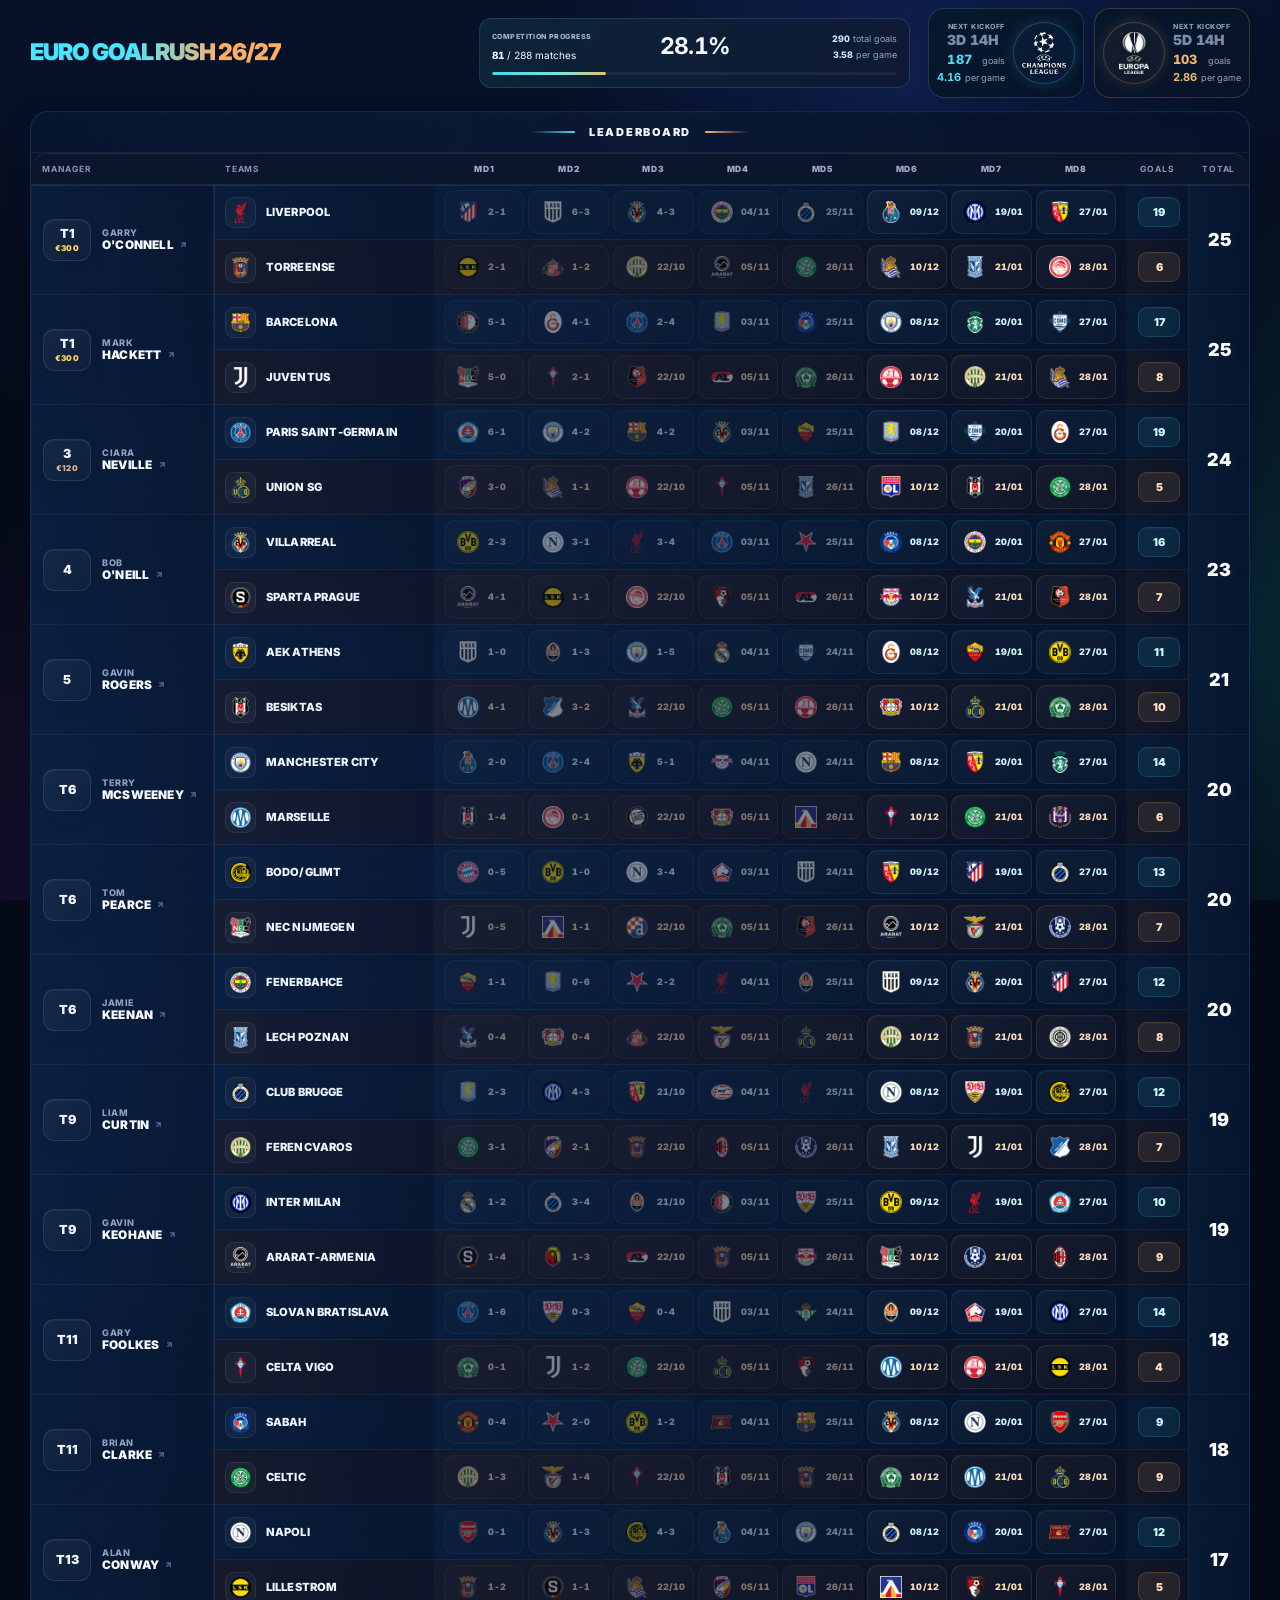
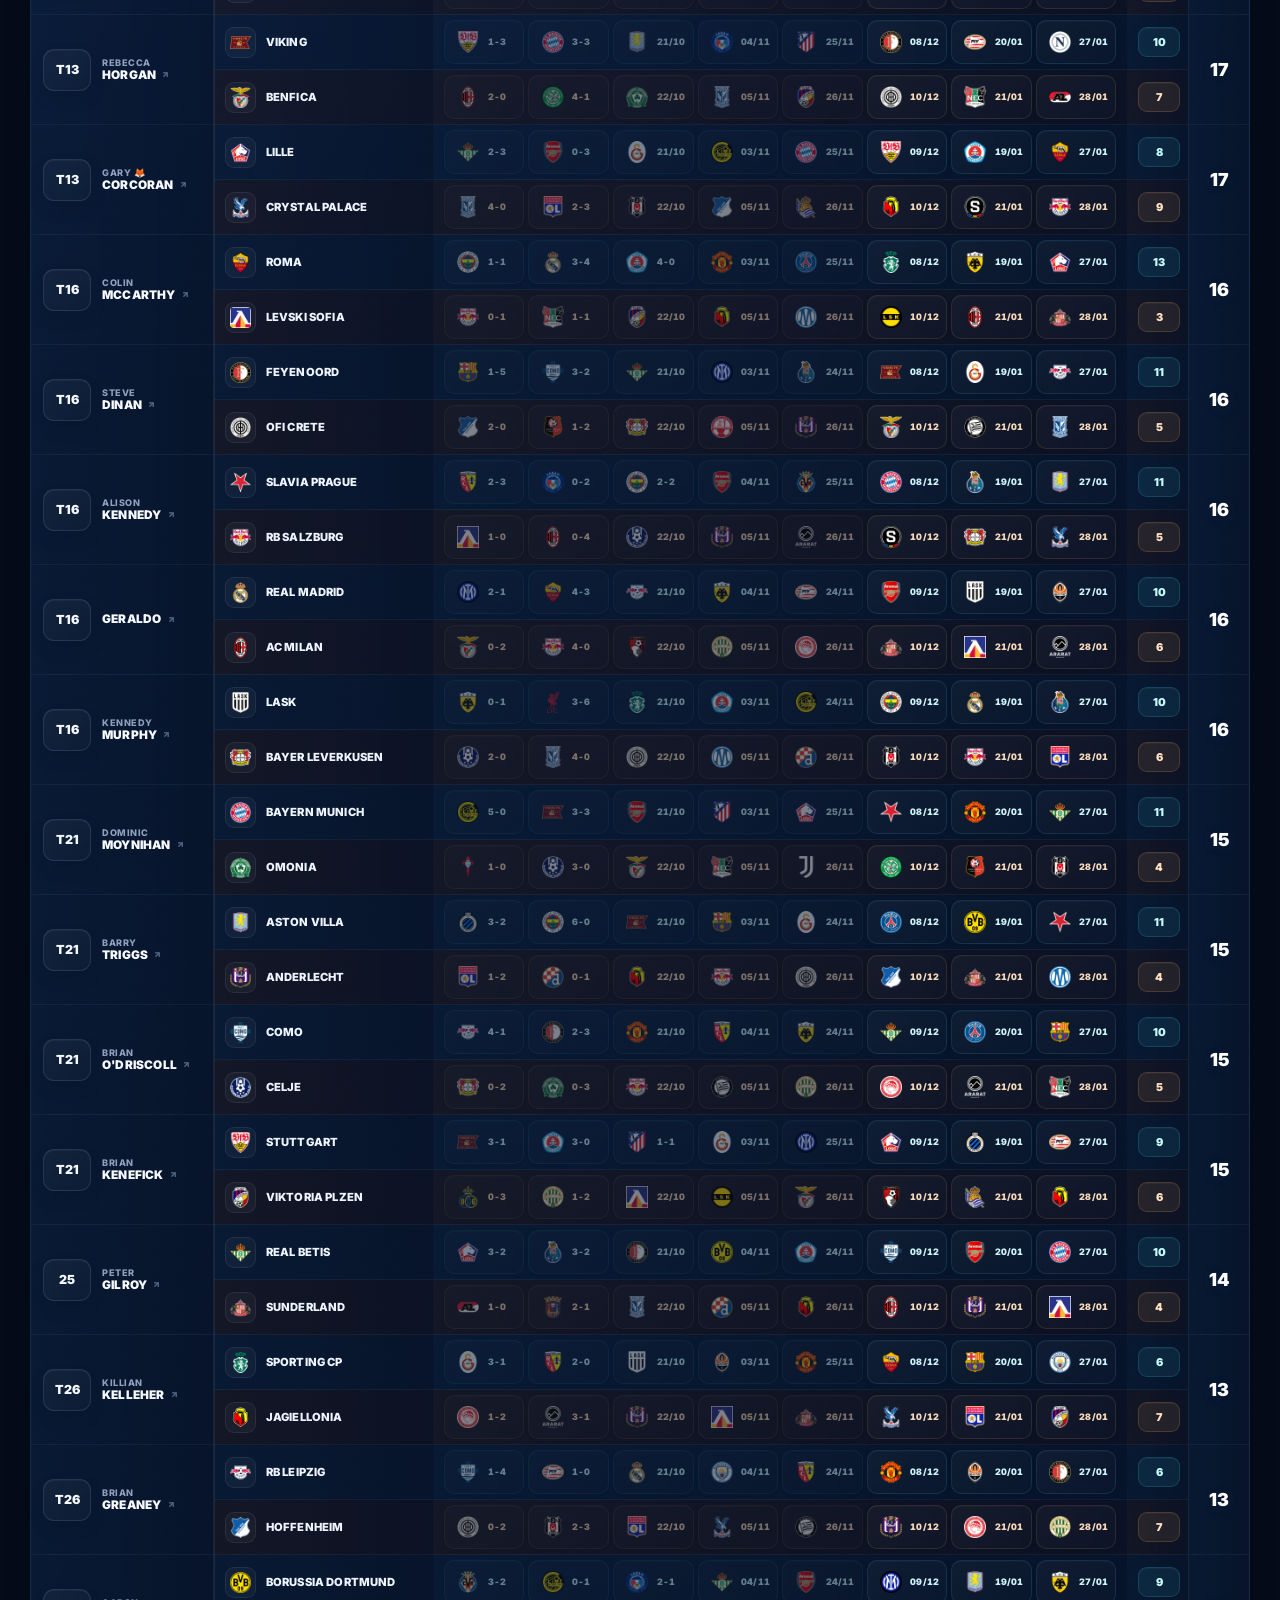
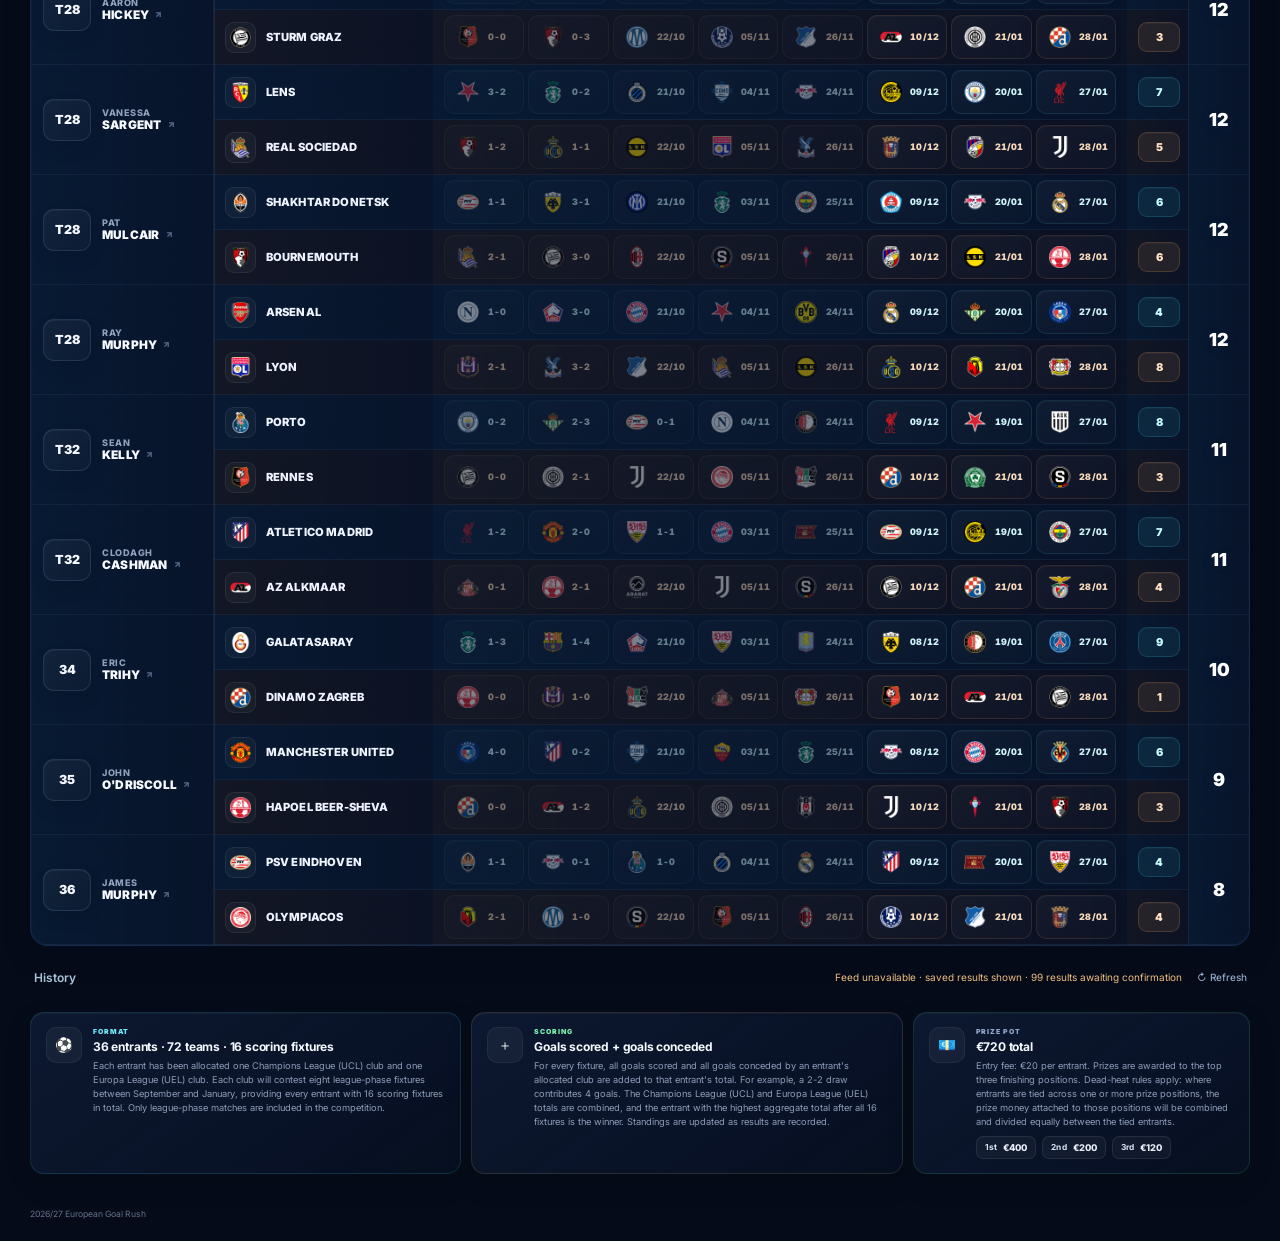
<file: index.html>
<!doctype html>
<html lang="en">
<head>
  <meta charset="utf-8">
  <meta name="viewport" content="width=device-width, initial-scale=1">
  <meta name="theme-color" content="#061024">
  <meta name="description" content="Champions League and Europa League goals buster for the 2026/27 season.">
  <title>EURO GOAL RUSH 26/27</title>
  <link rel="preconnect" href="https://fonts.googleapis.com">
  <link rel="preconnect" href="https://fonts.gstatic.com" crossorigin>
  <link href="https://fonts.googleapis.com/css2?family=Inter:wght@400;500;600;700;800;900&display=swap" rel="stylesheet">
  <link rel="icon" href="favicon.svg?v=78" type="image/svg+xml">
  <link rel="stylesheet" href="styles.css?v=107">

  <style id="v113-live-matchday">
    .matchday-chip.is-live{
      border-color:rgba(255,70,86,.64) !important;
      background:
        radial-gradient(circle at 82% 18%,rgba(255,58,76,.10),transparent 34%),
        rgba(8,19,40,.84) !important;
      box-shadow:
        0 0 0 1px rgba(255,70,86,.08),
        0 0 18px rgba(255,42,64,.16) !important;
    }
    .matchday-chip.is-live .state{
      color:#ff4b60 !important;
      font-size:.54rem !important;
      font-weight:950 !important;
      letter-spacing:.13em !important;
      text-shadow:0 0 9px rgba(255,54,76,.72);
      animation:v113LivePulse 1.65s ease-in-out infinite;
    }
    .matchday-chip.is-live .state:before{
      background:#ff4258 !important;
      box-shadow:
        0 0 5px rgba(255,55,76,1),
        0 0 12px rgba(255,55,76,.88) !important;
    }
    @keyframes v113LivePulse{
      0%,100%{opacity:.82}
      50%{opacity:1}
    }
    @media (prefers-reduced-motion:reduce){
      .matchday-chip.is-live .state{animation:none}
    }
  </style>

  <style id="v120-header-match-nav">
    .header-quick-nav{
      display:flex;
      align-items:center;
      justify-content:flex-end;
      margin-top:8px;
    }
    .header-quick-link{
      display:inline-flex;
      align-items:center;
      justify-content:center;
      gap:8px;
      min-height:36px;
      padding:8px 13px;
      border:1px solid rgba(91,137,207,.24);
      border-radius:999px;
      background:linear-gradient(180deg,rgba(10,26,53,.90),rgba(7,20,43,.94));
      color:#e7f0ff;
      text-decoration:none;
      font-size:.70rem;
      font-weight:900;
      letter-spacing:.09em;
      text-transform:uppercase;
      box-shadow:0 7px 18px rgba(0,0,0,.13);
      transition:transform .14s ease,border-color .14s ease,background .14s ease;
    }
    .header-quick-link:hover{
      transform:translateY(-1px);
      border-color:rgba(111,174,255,.44);
      background:linear-gradient(180deg,rgba(14,34,67,.94),rgba(8,24,50,.96));
    }
    .header-nav-badge{
      display:inline-flex;
      align-items:center;
      justify-content:center;
      min-height:20px;
      padding:3px 7px;
      border-radius:999px;
      border:1px solid rgba(120,150,198,.20);
      background:rgba(255,255,255,.045);
      color:#8fa5c6;
      font-size:.56rem;
      font-weight:950;
      letter-spacing:.09em;
      line-height:1;
      white-space:nowrap;
    }
    .header-nav-badge.is-live{
      color:#ff7785;
      border-color:rgba(255,80,101,.42);
      background:rgba(92,15,28,.78);
      box-shadow:0 0 12px rgba(255,70,92,.15);
      text-shadow:0 0 7px rgba(255,80,100,.35);
    }
    .header-arrow{
      color:#8ca9d0;
      font-size:.82rem;
      line-height:1;
    }
    @media(max-width:700px){
      .header-quick-nav{
        justify-content:stretch;
        margin-top:7px;
      }
      .header-quick-link{
        width:100%;
        min-height:35px;
        padding:8px 10px;
        font-size:.64rem;
      }
      .header-nav-badge{
        font-size:.53rem;
        padding-inline:6px;
      }
    }
  </style>

  <style id="v121-compact-today">
    .compact-today{
      margin:0 0 12px;
      border:1px solid rgba(68,120,202,.23);
      border-radius:18px;
      background:
        radial-gradient(circle at 8% 20%,rgba(37,114,255,.07),transparent 32%),
        linear-gradient(135deg,rgba(7,19,43,.94),rgba(5,16,37,.96));
      box-shadow:0 10px 28px rgba(2,8,22,.22), inset 0 0 0 1px rgba(255,255,255,.015);
      overflow:hidden;
    }
    .compact-today[hidden]{display:none !important;}
    .compact-today-head{
      display:flex;
      align-items:center;
      justify-content:space-between;
      gap:10px;
      padding:10px 13px;
      border-bottom:1px solid rgba(255,255,255,.055);
    }
    .compact-today-title{
      display:flex;
      align-items:center;
      gap:8px;
      min-width:0;
      color:#edf5ff;
      font-size:.72rem;
      font-weight:950;
      letter-spacing:.13em;
      text-transform:uppercase;
    }
    .compact-today-dot{
      width:7px;height:7px;border-radius:50%;flex:0 0 7px;
      background:#36d7ff;
      box-shadow:0 0 9px rgba(54,215,255,.55);
    }
    .compact-today-summary{
      display:flex;
      align-items:center;
      gap:6px;
      color:#849aba;
      font-size:.58rem;
      font-weight:900;
      letter-spacing:.08em;
      text-transform:uppercase;
      white-space:nowrap;
    }
    .compact-today-summary .ucl{color:#55d9ff;}
    .compact-today-summary .uel{color:#f3b46d;}
    .compact-today-list{
      display:grid;
      grid-template-columns:repeat(2,minmax(0,1fr));
    }
    .compact-fixture{
      display:grid;
      grid-template-columns:47px 32px minmax(0,1fr);
      align-items:center;
      gap:7px;
      min-height:43px;
      padding:7px 11px;
      text-decoration:none;
      color:inherit;
      border-top:1px solid rgba(255,255,255,.045);
      transition:background .13s ease;
    }
    .compact-fixture:nth-child(-n+2){border-top:0;}
    .compact-fixture:nth-child(even){border-left:1px solid rgba(255,255,255,.045);}
    .compact-fixture:hover{background:rgba(27,56,103,.16);}
    .compact-fixture-status{
      display:inline-flex;
      align-items:center;
      justify-content:center;
      min-width:43px;
      padding:4px 5px;
      border-radius:999px;
      border:1px solid rgba(92,122,171,.20);
      background:rgba(15,29,55,.78);
      color:#dfe9f8;
      font-size:.66rem;
      font-weight:950;
      line-height:1;
      letter-spacing:.035em;
      white-space:nowrap;
    }
    .compact-fixture-status.live{
      color:#ff7585;
      border-color:rgba(255,80,101,.40);
      background:rgba(89,15,28,.78);
      box-shadow:0 0 10px rgba(255,70,92,.12);
    }
    .compact-fixture-status.ft{color:#a8bad3;}
    .compact-comp{
      display:inline-flex;
      align-items:center;
      justify-content:center;
      width:31px;
      padding:4px 0;
      border-radius:999px;
      font-size:.56rem;
      font-weight:950;
      letter-spacing:.06em;
      line-height:1;
    }
    .compact-comp.ucl{color:#59d8ff;background:rgba(34,181,255,.09);border:1px solid rgba(59,206,255,.18);}
    .compact-comp.uel{color:#f4b46c;background:rgba(247,181,98,.08);border:1px solid rgba(255,189,110,.16);}
    .compact-teams{
      display:flex;
      align-items:center;
      gap:5px;
      min-width:0;
      color:#f4f7fd;
      font-size:.76rem;
      font-weight:800;
      line-height:1.15;
    }
    .compact-team{
      display:flex;
      align-items:center;
      gap:5px;
      min-width:0;
      flex:1 1 0;
    }
    .compact-team.away{justify-content:flex-end;text-align:right;}
    .compact-team img{width:19px;height:19px;object-fit:contain;flex:0 0 19px;}
    .compact-team-name{overflow:hidden;text-overflow:ellipsis;white-space:nowrap;}
    .compact-v{flex:0 0 auto;color:#7188aa;font-size:.62rem;font-weight:950;text-transform:uppercase;}
    .compact-more{
      grid-column:1/-1;
      display:flex;
      align-items:center;
      justify-content:center;
      min-height:34px;
      padding:6px 10px;
      border-top:1px solid rgba(255,255,255,.045);
      color:#89a1c3;
      text-decoration:none;
      font-size:.66rem;
      font-weight:850;
      letter-spacing:.04em;
    }
    @media(max-width:700px){
      .compact-today{margin-bottom:10px;border-radius:16px;}
      .compact-today-head{padding:9px 11px;}
      .compact-today-title{font-size:.66rem;letter-spacing:.11em;}
      .compact-today-summary{font-size:.53rem;gap:5px;}
      .compact-today-list{grid-template-columns:1fr;}
      .compact-fixture{
        grid-template-columns:44px 30px minmax(0,1fr);
        min-height:39px;
        padding:6px 10px;
        gap:6px;
      }
      .compact-fixture:nth-child(-n+2){border-top:1px solid rgba(255,255,255,.045);}
      .compact-fixture:first-child{border-top:0;}
      .compact-fixture:nth-child(even){border-left:0;}
      .compact-fixture-status{min-width:40px;font-size:.62rem;padding:4px;}
      .compact-comp{width:29px;font-size:.52rem;}
      .compact-teams{font-size:.72rem;gap:4px;}
      .compact-team{gap:4px;}
      .compact-team img{width:18px;height:18px;flex-basis:18px;}
      .compact-v{font-size:.58rem;}
    }
  </style>

  <style id="v125-desktop-today-refinement">
    @media(min-width:701px){
      .compact-today-list{
        column-gap:12px;
        row-gap:7px;
        padding:8px 10px 10px;
      }
      .compact-fixture{
        min-height:54px;
        padding:6px 10px;
        border:1px solid rgba(91,137,207,.12) !important;
        border-radius:11px;
        background:rgba(7,19,42,.34);
      }
      .compact-fixture:nth-child(-n+2),
      .compact-fixture:nth-child(even){
        border:1px solid rgba(91,137,207,.12) !important;
      }
      .compact-fixture:hover{
        border-color:rgba(91,151,228,.25) !important;
        background:rgba(19,43,82,.38);
      }
      .compact-teams{
        display:grid;
        grid-template-columns:minmax(0,1fr) 18px minmax(0,1fr);
        gap:6px;
      }
      .compact-team{gap:6px;}
      .compact-team-copy{
        display:flex;
        flex-direction:column;
        min-width:0;
        gap:2px;
      }
      .compact-team.away .compact-team-copy{align-items:flex-end;}
      .compact-owner{
        display:block;
        max-width:100%;
        overflow:hidden;
        text-overflow:ellipsis;
        white-space:nowrap;
        color:#7088aa;
        font-size:.56rem;
        font-weight:650;
        line-height:1.05;
      }
      .compact-v{
        display:flex;
        align-items:center;
        justify-content:center;
        align-self:stretch;
      }
      .matchday-head-grid .md-head-item{justify-content:center;}
    }
    @media(max-width:700px){
      .compact-owner{display:none;}
      .compact-team-copy{display:contents;}
    }
  </style>

  <style id="v123-header-tools-layout">
    .header-tools{
      display:grid;
      grid-template-columns:minmax(0,1fr) minmax(0,1fr);
      align-items:stretch;
      gap:8px;
      width:100%;
      min-width:0;
    }
    .header-tools .top-search{
      width:100% !important;
      min-width:0;
      margin:0 !important;
    }
    .header-tools .top-search input{min-width:0;}
    .header-tools .header-quick-link{
      width:100%;
      min-width:0;
      min-height:100%;
      padding:7px 9px;
      gap:6px;
      white-space:nowrap;
      box-shadow:none;
    }
    .header-tools .header-nav-badge{
      flex:0 0 auto;
      padding:3px 5px;
      font-size:.50rem;
    }
    @media(max-width:700px){
      .dashboard-header .title-top-row{
        display:flex !important;
        flex-direction:column !important;
        align-items:stretch !important;
      }
      .dashboard-header .main-title{order:1;}
      .dashboard-header .matchday-strip{order:2;width:100%;}
      .dashboard-header .header-tools{order:3;width:100%;margin-top:7px;}
      .header-tools .header-quick-link{
        min-height:35px;
        padding:7px 6px;
        gap:4px;
        font-size:.59rem;
        letter-spacing:.055em;
      }
      .header-tools .header-nav-badge{
        font-size:.47rem;
        padding:3px 4px;
      }
      .header-tools .top-search input{font-size:.70rem;}
    }
  </style>


  <style id="v126-expandable-live-fixture-details">
    .compact-fixture-toggle{
      appearance:none;
      -webkit-appearance:none;
      width:100%;
      margin:0;
      font:inherit;
      text-align:left;
      cursor:pointer;
      grid-template-columns:47px 32px minmax(0,1fr) 15px;
    }
    .compact-expand-icon{
      display:flex;
      align-items:center;
      justify-content:center;
      color:#6f88ab;
      font-size:.78rem;
      font-weight:900;
      line-height:1;
      transform:translateY(-1px);
      transition:transform .15s ease,color .15s ease;
    }
    .compact-fixture-toggle.is-expanded .compact-expand-icon{
      transform:rotate(180deg) translateY(1px);
      color:#a8c0e4;
    }
    .compact-v.has-score{
      min-width:26px;
      color:#f6fbff;
      font-size:.68rem;
      letter-spacing:.02em;
    }
    .compact-fixture-details{
      grid-column:1/-1;
      display:grid;
      gap:5px;
      margin-top:5px;
      padding:7px 2px 1px;
      border-top:1px solid rgba(112,153,215,.12);
      color:#b7c7de;
      font-size:.58rem;
      line-height:1.35;
      text-align:left;
    }
    .compact-fixture-details[hidden]{display:none !important;}
    .compact-detail-row{
      display:grid;
      grid-template-columns:68px minmax(0,1fr);
      align-items:start;
      gap:8px;
      min-width:0;
    }
    .compact-detail-label{
      color:#627c9f;
      font-size:.50rem;
      font-weight:950;
      letter-spacing:.09em;
      white-space:nowrap;
    }
    .compact-detail-managers{display:none;}
    .compact-goal-sides{
      display:grid;
      grid-template-columns:minmax(0,1fr) minmax(0,1fr);
      gap:5px 12px;
      min-width:0;
    }
    .compact-goal-sides span{min-width:0;overflow-wrap:anywhere;}
    .compact-goal-sides b{color:#d9e6f8;font-weight:850;}
    .compact-goal-unresolved{grid-column:1/-1;color:#8ea5c4;}
    .compact-detail-muted{color:#778faa;font-weight:650;}
    .compact-stat-values{
      display:flex;
      align-items:center;
      gap:9px;
      min-width:0;
    }
    .compact-stat-values strong{
      color:#edf6ff;
      font-size:.64rem;
      font-weight:950;
      letter-spacing:.03em;
    }
    .compact-stat-secondary{
      color:#8ba1bd;
      font-size:.52rem;
      font-weight:850;
      letter-spacing:.055em;
      white-space:nowrap;
    }
    .compact-live-clock{
      justify-self:end;
      color:#ff7688;
      font-size:.50rem;
      font-weight:950;
      letter-spacing:.08em;
    }
    @media(min-width:701px){
      .compact-fixture-toggle.is-expanded{
        background:rgba(19,43,82,.46);
        border-color:rgba(91,151,228,.25) !important;
      }
    }
    @media(max-width:700px){
      .compact-fixture-toggle{
        grid-template-columns:44px 30px minmax(0,1fr) 14px;
      }
      .compact-fixture-toggle.is-expanded{
        background:rgba(20,43,80,.28);
      }
      .compact-fixture-details{
        margin-top:4px;
        padding:7px 1px 2px;
        gap:6px;
        font-size:.57rem;
      }
      .compact-detail-row{
        grid-template-columns:58px minmax(0,1fr);
        gap:7px;
      }
      .compact-detail-managers{display:grid;}
      .compact-manager-pair{
        display:grid;
        grid-template-columns:minmax(0,1fr) minmax(0,1fr);
        gap:10px;
        color:#a7bad4;
        font-weight:750;
      }
      .compact-manager-pair span:last-child{text-align:right;}
      .compact-goal-sides{
        grid-template-columns:1fr;
        gap:3px;
      }
      .compact-goal-unresolved{grid-column:auto;}
      .compact-stat-values{gap:7px;flex-wrap:wrap;}
      .compact-stat-secondary{font-size:.50rem;}
      .compact-live-clock{font-size:.48rem;}
    }
  </style>

  <style id="v128-easter-egg-and-mobile-fixture-fix">
    /* Keep the anthem controls as an Easter egg: no hint text or music-note badge. */
    .header-tools{
      grid-template-columns:minmax(0,1fr);
    }
    .anthem-btn{
      position:relative !important;
      overflow:visible !important;
      animation:none !important;
    }
    .anthem-btn::after{content:none !important;display:none !important;}

    /* A restrained halo is the only visual clue that the competition emblems are interactive. */
    .anthem-ucl{
      box-shadow:
        0 0 0 1px rgba(83,216,255,.12),
        0 0 14px rgba(65,207,255,.20),
        0 0 28px rgba(42,154,255,.09) !important;
      transition:box-shadow .18s ease,transform .18s ease,filter .18s ease;
    }
    .anthem-uel{
      box-shadow:
        0 0 0 1px rgba(247,181,98,.12),
        0 0 14px rgba(247,181,98,.18),
        0 0 28px rgba(225,125,50,.08) !important;
      transition:box-shadow .18s ease,transform .18s ease,filter .18s ease;
    }
    .anthem-ucl:hover,.anthem-ucl:focus-visible,.anthem-ucl.is-playing{
      box-shadow:
        0 0 0 1px rgba(104,226,255,.28),
        0 0 18px rgba(65,207,255,.34),
        0 0 34px rgba(42,154,255,.15) !important;
      filter:brightness(1.07);
    }
    .anthem-uel:hover,.anthem-uel:focus-visible,.anthem-uel.is-playing{
      box-shadow:
        0 0 0 1px rgba(255,198,126,.27),
        0 0 18px rgba(247,181,98,.31),
        0 0 34px rgba(225,125,50,.14) !important;
      filter:brightness(1.07);
    }

    /* Buttons inherit a white user-agent background on some mobile browsers unless explicitly reset. */
    .compact-fixture-toggle{
      background:transparent !important;
      color:inherit !important;
      border-left:0;
      border-right:0;
      border-bottom:0;
      -webkit-tap-highlight-color:transparent;
    }
    .compact-fixture-toggle:focus-visible{
      outline:1px solid rgba(91,151,228,.45);
      outline-offset:-2px;
    }

    @media(max-width:700px){
      /* With Match Centre and the anthem hint gone, let search reclaim the row rather than leave a dead half. */
      .dashboard-header .header-tools{grid-template-columns:1fr;}
      .header-tools .top-search{width:100% !important;}
      .compact-fixture-toggle{
        background:rgba(7,19,42,.20) !important;
      }
      .compact-fixture-toggle.is-expanded{
        background:rgba(20,43,80,.34) !important;
      }
    }
  </style>


  <style id="v130-desktop-search-mobile-details">
    .compact-detail-desktop{display:grid;gap:5px;}
    /* Desktop has enough horizontal room for search; mobile stays deliberately search-free. */
    @media(min-width:701px){
      .dashboard-header .title-top-row{
        display:grid !important;
        grid-template-columns:max-content minmax(190px,1fr) max-content !important;
        align-items:center !important;
        gap:16px !important;
      }
      .dashboard-header .main-title{
        grid-column:1 !important;
        margin:0 !important;
      }
      .dashboard-header .header-tools{
        grid-column:2 !important;
        display:block !important;
        width:100% !important;
        max-width:360px !important;
        justify-self:stretch !important;
        margin:0 !important;
      }
      .dashboard-header .header-tools .top-search{
        display:flex !important;
        width:100% !important;
        margin:0 !important;
      }
      .dashboard-header .matchday-strip{
        grid-column:3 !important;
        justify-self:end !important;
        width:auto !important;
        margin:0 !important;
      }
      .compact-detail-mobile{display:none !important;}
    }

    @media(max-width:700px){
      .dashboard-header .title-top-row{
        display:flex !important;
        flex-direction:column !important;
        align-items:stretch !important;
      }
      .dashboard-header .main-title{order:1 !important;}
      .dashboard-header .matchday-strip{order:2 !important;width:100% !important;}
      .dashboard-header .header-tools{
        display:none !important;
      }

      /* Make the expanded fixture feel like one compact comparison card rather than loose label/value rows. */
      .compact-fixture-toggle.is-expanded{
        padding-bottom:0 !important;
        border-color:rgba(88,145,223,.28) !important;
        background:rgba(15,36,70,.34) !important;
      }
      .compact-fixture-details{
        margin:6px -10px 0 !important;
        padding:8px 10px 9px !important;
        gap:0 !important;
        border-top:1px solid rgba(112,153,215,.15) !important;
        border-radius:0 0 11px 11px;
        background:linear-gradient(180deg,rgba(10,27,55,.62),rgba(6,20,44,.74));
        box-shadow:inset 0 1px 0 rgba(255,255,255,.012);
      }
      .compact-detail-desktop{display:none !important;}
      .compact-detail-mobile{
        display:grid;
        width:100%;
        min-width:0;
      }
      .compact-mobile-row{
        display:grid;
        grid-template-columns:minmax(0,1fr) 62px minmax(0,1fr);
        align-items:center;
        gap:7px;
        min-height:30px;
        padding:5px 1px;
        border-bottom:1px solid rgba(116,151,201,.09);
      }
      .compact-mobile-row:last-of-type{border-bottom:0;}
      .compact-mobile-label{
        color:#657f9f;
        font-size:.46rem;
        font-weight:950;
        letter-spacing:.09em;
        line-height:1.05;
        text-align:center;
        text-transform:uppercase;
        white-space:nowrap;
      }
      .compact-mobile-side{
        min-width:0;
        color:#bfd0e7;
        font-size:.55rem;
        font-weight:760;
        line-height:1.22;
        overflow-wrap:anywhere;
      }
      .compact-mobile-side.home{text-align:left;}
      .compact-mobile-side.away{text-align:right;}
      .compact-mobile-manager{
        color:#d8e5f5;
        font-size:.57rem;
        font-weight:850;
      }
      .compact-mobile-goal-list{
        display:flex;
        flex-direction:column;
        gap:2px;
      }
      .compact-mobile-goal-list.away{align-items:flex-end;}
      .compact-mobile-goal{
        display:block;
        max-width:100%;
      }
      .compact-mobile-stat{
        color:#f0f6ff;
        font-size:.67rem;
        font-weight:950;
        letter-spacing:.025em;
      }
      .compact-mobile-empty{color:#7188a8;font-weight:800;}
      .compact-mobile-note{
        display:block;
        padding-top:6px;
        color:#7088a8;
        font-size:.47rem;
        font-weight:700;
        line-height:1.2;
        text-align:center;
        letter-spacing:.02em;
      }
      .compact-mobile-live{
        color:#ff7587;
        font-weight:900;
      }
    }
  </style>


  <style id="v131-unified-match-comparison-xg">
    /* One comparison layout on both desktop and mobile. */
    .compact-detail-desktop,.compact-detail-mobile{display:none !important;}
    .compact-detail-compare{
      display:grid;
      width:100%;
      min-width:0;
    }
    .compact-mobile-row{
      display:grid;
      grid-template-columns:minmax(0,1fr) 76px minmax(0,1fr);
      align-items:center;
      gap:9px;
      min-height:28px;
      padding:4px 2px;
      border-bottom:1px solid rgba(116,151,201,.085);
    }
    .compact-mobile-row:last-of-type{border-bottom:0;}
    .compact-mobile-label{
      color:#657f9f;
      font-size:.47rem;
      font-weight:950;
      letter-spacing:.09em;
      line-height:1.05;
      text-align:center;
      text-transform:uppercase;
      white-space:nowrap;
    }
    .compact-mobile-side{
      min-width:0;
      color:#bfd0e7;
      font-size:.56rem;
      font-weight:760;
      line-height:1.22;
      overflow-wrap:anywhere;
    }
    .compact-mobile-side.home{text-align:left;}
    .compact-mobile-side.away{text-align:right;}
    .compact-mobile-manager{color:#d8e5f5;font-weight:850;}
    .compact-mobile-goal-list{display:flex;flex-direction:column;gap:2px;}
    .compact-mobile-goal-list.away{align-items:flex-end;}
    .compact-mobile-goal{display:block;max-width:100%;}
    .compact-mobile-stat{
      color:#f0f6ff;
      font-size:.68rem;
      font-weight:950;
      letter-spacing:.025em;
    }
    .compact-xg-value{color:#d8f5e9;}
    .compact-mobile-empty{color:#7188a8;font-weight:800;}
    .compact-mobile-note{
      display:block;
      padding-top:6px;
      color:#7088a8;
      font-size:.47rem;
      font-weight:700;
      line-height:1.2;
      text-align:center;
      letter-spacing:.02em;
    }
    .compact-mobile-live{color:#ff7587;font-weight:900;}

    @media(min-width:701px){
      .compact-fixture-details{
        margin:7px -10px -2px !important;
        padding:8px 11px 9px !important;
        gap:0 !important;
        border-top:1px solid rgba(112,153,215,.15) !important;
        border-radius:0 0 10px 10px;
        background:linear-gradient(180deg,rgba(10,27,55,.54),rgba(6,20,44,.66));
      }
      .compact-mobile-row{
        grid-template-columns:minmax(0,1fr) 84px minmax(0,1fr);
        gap:12px;
        min-height:29px;
        padding:4px 3px;
      }
      .compact-mobile-label{font-size:.48rem;}
      .compact-mobile-side{font-size:.57rem;}
      .compact-mobile-stat{font-size:.70rem;}
      .compact-mobile-note{font-size:.48rem;}
    }

    @media(max-width:700px){
      .compact-fixture-details{
        margin:6px -10px 0 !important;
        padding:8px 10px 9px !important;
        gap:0 !important;
      }
      .compact-mobile-row{
        grid-template-columns:minmax(0,1fr) 62px minmax(0,1fr);
        gap:7px;
        min-height:30px;
        padding:5px 1px;
      }
      .compact-mobile-label{font-size:.46rem;}
      .compact-mobile-side{font-size:.55rem;}
      .compact-mobile-manager{font-size:.57rem;}
      .compact-mobile-stat{font-size:.67rem;}
    }
  </style>


  <style id="v132-goalscorers-label-fix">
    .compact-compare-goals .compact-mobile-label{
      letter-spacing:.045em;
      white-space:nowrap;
    }
    @media(max-width:430px){
      .compact-compare-goals .compact-mobile-label{font-size:.42rem;}
    }
  </style>


  <style id="v134-centred-fixture-status">
    /* The top line now mirrors the expanded comparison: home | centred match state | away. */
    .compact-fixture-toggle{
      grid-template-columns:minmax(0,1fr) 15px !important;
    }
    .compact-fixture-toggle > .compact-teams{
      grid-column:1;
      width:100%;
      display:grid;
      grid-template-columns:minmax(0,1fr) 84px minmax(0,1fr);
      align-items:center;
      gap:10px;
    }
    .compact-fixture-toggle > .compact-expand-icon{grid-column:2;}
    .compact-match-centre{
      display:flex;
      flex-direction:column;
      align-items:center;
      justify-content:center;
      min-width:0;
      gap:2px;
      text-align:center;
      white-space:nowrap;
    }
    .compact-centre-status{
      font-size:.49rem;
      font-weight:950;
      letter-spacing:.075em;
      line-height:1.05;
      text-transform:uppercase;
      color:#8ba3c4;
    }
    .compact-match-centre.upcoming.ucl .compact-centre-status{color:#55d9ff;}
    .compact-match-centre.upcoming.uel .compact-centre-status{color:#f3b46d;}
    .compact-match-centre.live .compact-centre-status{
      color:#ff7587;
      text-shadow:0 0 10px rgba(255,83,108,.18);
    }
    .compact-match-centre.ft .compact-centre-status{color:#8ea4c0;}
    .compact-centre-score{
      color:#f6fbff;
      font-size:.72rem;
      font-weight:950;
      letter-spacing:.035em;
      line-height:1;
    }
    @media(max-width:700px){
      .compact-fixture-toggle{grid-template-columns:minmax(0,1fr) 14px !important;}
      .compact-fixture-toggle > .compact-teams{
        grid-template-columns:minmax(0,1fr) 68px minmax(0,1fr);
        gap:6px;
      }
      .compact-centre-status{font-size:.44rem;letter-spacing:.055em;}
      .compact-centre-score{font-size:.67rem;}
    }
    @media(max-width:390px){
      .compact-fixture-toggle > .compact-teams{
        grid-template-columns:minmax(0,1fr) 62px minmax(0,1fr);
        gap:5px;
      }
      .compact-centre-status{font-size:.41rem;letter-spacing:.04em;}
    }
  </style>


  <style id="v135-bigger-centred-kickoff-live">
    /* Make the centre state read like part of the scoreline, not tiny metadata. */
    .compact-fixture-toggle > .compact-teams{
      grid-template-columns:minmax(0,1fr) 96px minmax(0,1fr);
    }
    .compact-centre-status{
      font-size:.72rem;
      font-weight:950;
      letter-spacing:.02em;
      line-height:1;
    }
    .compact-match-centre.upcoming .compact-centre-status{font-size:.78rem;}
    .compact-match-centre.live .compact-centre-status{font-size:.72rem;}
    .compact-match-centre.ft .compact-centre-status{font-size:.70rem;}
    .compact-centre-score{font-size:.82rem;}

    @media(max-width:700px){
      .compact-fixture-toggle > .compact-teams{
        grid-template-columns:minmax(0,1fr) 76px minmax(0,1fr);
        gap:6px;
      }
      .compact-centre-status{font-size:.63rem;letter-spacing:.01em;}
      .compact-match-centre.upcoming .compact-centre-status{font-size:.70rem;}
      .compact-match-centre.live .compact-centre-status{font-size:.65rem;}
      .compact-match-centre.ft .compact-centre-status{font-size:.63rem;}
      .compact-centre-score{font-size:.76rem;}
    }
    @media(max-width:390px){
      .compact-fixture-toggle > .compact-teams{
        grid-template-columns:minmax(0,1fr) 70px minmax(0,1fr);
        gap:5px;
      }
      .compact-match-centre.upcoming .compact-centre-status{font-size:.66rem;}
      .compact-match-centre.live .compact-centre-status{font-size:.61rem;}
    }
  </style>


  <style id="v142-static-today-managers-mobile-live-red">
    /* Today's Games: manager names are always visible; fixtures no longer expand. */
    .compact-fixture-toggle{
      grid-template-columns:minmax(0,1fr) !important;
      cursor:default !important;
    }
    .compact-fixture-toggle > .compact-teams{
      grid-column:1 !important;
    }
    .compact-fixture-static:hover{
      transform:none !important;
    }
    .compact-expand-icon,
    .compact-fixture-details{
      display:none !important;
    }

    @media(max-width:700px){
      .compact-team-copy{
        display:flex !important;
        flex-direction:column;
        min-width:0;
        gap:2px;
      }
      .compact-team.away .compact-team-copy{align-items:flex-end;}
      .compact-owner{
        display:block !important;
        max-width:100%;
        overflow:hidden;
        text-overflow:ellipsis;
        white-space:nowrap;
        color:#7088aa;
        font-size:.50rem;
        font-weight:650;
        line-height:1.05;
      }
      .compact-fixture{
        min-height:48px;
        padding-top:7px;
        padding-bottom:7px;
      }
      /* Keep the mobile matchday LIVE treatment consistent with desktop. */
      .matchday-chip.is-live .state{
        color:#ff4b60 !important;
        text-shadow:0 0 9px rgba(255,54,76,.72) !important;
      }
      .matchday-chip.is-live .state:before{
        background:#ff4258 !important;
        box-shadow:0 0 5px rgba(255,55,76,1),0 0 12px rgba(255,55,76,.88) !important;
      }
    }
  </style>

</head>
<body>
  <div class="bg" aria-hidden="true"></div>

  <header class="dashboard-header shell">
    <div class="title-top-row">
      <h1 class="main-title"><span class="main-title-text">EURO GOAL RUSH 26/27</span></h1>

      <div class="header-tools" id="gr-desktop-progress"></div>

      <div class="matchday-strip">
        <div class="gr-competition gr-competition-ucl">
        <div class="matchday-chip ucl-chip" id="ucl-matchday" aria-label="Champions League">
          <div class="chip-copy">
            <div class="chip-topline">
              <span class="gr-countdown-caption" id="ucl-countdown-caption">NEXT KICKOFF</span>
              <span class="comp">UCL</span>
              <span class="state" id="ucl-state">NEXT</span>
            </div>
            <span id="ucl-date" hidden></span>
            <div class="gr-comp-stats" id="gr-stat-ucl"><span><strong id="gr-goals-ucl">—</strong> goals</span><span><b id="gr-average-ucl">—</b> per game</span></div>
          </div>
          <button class="anthem-btn anthem-ucl" id="ucl-anthem-btn" type="button" aria-label="Play Champions League anthem" aria-pressed="false" data-anthem-name="Champions League" title="Play Champions League anthem">
            <img class="anthem-logo anthem-logo-ucl" src="assets/ucl-logo.png?v=78" alt="" aria-hidden="true">
          </button>
        </div>
        </div>

        <div class="gr-competition gr-competition-uel">
        <div class="matchday-chip uel-chip" id="uel-matchday" aria-label="Europa League">
          <div class="chip-copy">
            <div class="chip-topline">
              <span class="gr-countdown-caption" id="uel-countdown-caption">NEXT KICKOFF</span>
              <span class="comp">UEL</span>
              <span class="state" id="uel-state">NEXT</span>
            </div>
            <span id="uel-date" hidden></span>
            <div class="gr-comp-stats" id="gr-stat-uel"><span><strong id="gr-goals-uel">—</strong> goals</span><span><b id="gr-average-uel">—</b> per game</span></div>
          </div>
          <button class="anthem-btn anthem-uel" id="uel-anthem-btn" type="button" aria-label="Play Europa League anthem" aria-pressed="false" data-anthem-name="Europa League" title="Play Europa League anthem">
            <img class="anthem-logo anthem-logo-uel" src="assets/uel-logo.png?v=78" alt="" aria-hidden="true">
          </button>
        </div>
        </div>
      </div>
    </div>


  </header>

  <main class="shell">

    <div id="gr-mobile-progress">
    <section class="gr-progress" aria-label="Competition progress">
      <div class="gr-progress-summary"><span class="gr-progress-label">COMPETITION PROGRESS</span><span id="gr-progress-count">Loading completed matches…</span></div>
      <strong id="gr-progress-percent">—</strong>
      <div class="gr-overall-stats" id="gr-stat-all"><span><strong id="gr-goals-all">—</strong> total goals</span><span><b id="gr-average-all">—</b> per game</span></div>
      <div class="gr-progress-track" id="gr-progress-meter" role="progressbar" aria-label="Matches completed" aria-valuemin="0" aria-valuemax="100" aria-valuenow="0"><span id="gr-progress-fill"></span></div>
    </section>
    </div>

    <section class="compact-today" id="compact-today" hidden aria-label="Today's fixtures">
      <div class="compact-today-head">
        <div class="compact-today-title"><span>TODAY'S GAMES</span></div>
      </div>
      <div class="compact-today-list" id="compact-today-list"></div>
    </section>

<section class="standings-card compact-today gr-leaderboard-capsule" aria-labelledby="gr-leaderboard-title">
  <div class="compact-today-head">
    <div class="compact-today-title"><h2 id="gr-leaderboard-title">LEADERBOARD</h2></div>
  </div>
<div class="desktop-table">
        <table class="standings-table">
          <thead>
            <tr>
              <th>Manager</th>
              <th>Teams</th>
              <th class="fixture-header">
                <div class="matchday-head-grid" aria-label="Matchdays">
                  <span class="md-head-item"><b>MD1</b></span>
                  <span class="md-head-item"><b>MD2</b></span>
                  <span class="md-head-item"><b>MD3</b></span>
                  <span class="md-head-item"><b>MD4</b></span>
                  <span class="md-head-item"><b>MD5</b></span>
                  <span class="md-head-item"><b>MD6</b></span>
                  <span class="md-head-item"><b>MD7</b></span>
                  <span class="md-head-item"><b>MD8</b></span>
                </div>
              </th>
              <th class="num">GOALS</th>
              <th class="num combined-head">Total</th>
            </tr>
          </thead>
          <tbody id="standings-body"></tbody>
        </table>
      </div>

      <div id="mobile-standings" class="mobile-standings"></div>
    </section>

<section class="gr-tools" aria-label="Leaderboard tools">
  <div class="gr-toolbar">
    <button id="gr-history" type="button" aria-expanded="false" aria-controls="gr-history-panel">History</button>
    <div class="gr-sync"><span id="gr-status" role="status">Loading results…</span><button id="gr-refresh" type="button" aria-label="Refresh scores">↻ Refresh</button></div>
  </div>
  <section id="gr-history-panel" class="gr-history" hidden aria-label="Matchday history">
    <div class="gr-history-head"><label>Round <select id="gr-round" aria-label="History matchday"></select></label></div>
    <p id="gr-history-note"></p>
    <div class="gr-history-scroll"><table><thead><tr><th scope="col">Rank</th><th scope="col">Entrant</th><th scope="col">Round</th><th scope="col">Total</th><th scope="col">Move</th></tr></thead><tbody id="gr-history-body"></tbody></table></div>
  </section>
</section>

    <div class="header-divider rules-section-divider" aria-hidden="true"></div>

    <section class="rules-grid rules-grid-v19" aria-label="Competition rules">
      <article class="rule-card-small format-card">
        <span class="rule-icon">⚽</span>
        <div>
          <span class="rule-kicker">FORMAT</span>
          <h3>36 entrants · 72 teams · 16 scoring fixtures</h3>
          <p>Each entrant has been allocated one Champions League (UCL) club and one Europa League (UEL) club. Each club will contest eight league-phase fixtures between September and January, providing every entrant with 16 scoring fixtures in total. Only league-phase matches are included in the competition.</p>
        </div>
      </article>

      <article class="rule-card-small scoring-card">
        <span class="rule-icon">＋</span>
        <div>
          <span class="rule-kicker">SCORING</span>
          <h3>Goals scored + goals conceded</h3>
          <p>For every fixture, all goals scored and all goals conceded by an entrant's allocated club are added to that entrant's total. For example, a 2-2 draw contributes 4 goals. The Champions League (UCL) and Europa League (UEL) totals are combined, and the entrant with the highest aggregate total after all 16 fixtures is the winner. Standings are updated as results are recorded.</p>
        </div>
      </article>

      <article class="rule-card-small prize-card">
        <span class="rule-icon">💶</span>
        <div class="prize-content">
          <span class="rule-kicker">PRIZE POT</span>
          <h3>€720 total</h3>
          <p class="prize-note">Entry fee: €20 per entrant. Prizes are awarded to the top three finishing positions. Dead-heat rules apply: where entrants are tied across one or more prize positions, the prize money attached to those positions will be combined and divided equally between the tied entrants.</p>
          <div class="prize-split">
            <span><b>1st</b> €400</span>
            <span><b>2nd</b> €200</span>
            <span><b>3rd</b> €120</span>
          </div>
        </div>
      </article>
    </section>
  </main>


  <aside class="gr-scorebar" id="gr-scorebar" hidden aria-label="Today's football scores">
    <div class="gr-scorebar-list" id="gr-scorebar-list"></div>
  </aside>

  <div class="team-modal" id="team-modal" hidden>
    <div class="team-modal-backdrop" data-close-team-modal></div>
    <section class="team-modal-card" role="dialog" aria-modal="true" aria-labelledby="team-modal-title">
      <button class="team-modal-close" type="button" data-close-team-modal aria-label="Close team fixtures">×</button>
      <div id="team-modal-content"></div>
    </section>
  </div>



  <div class="manager-modal" id="manager-modal" hidden>
    <div class="manager-modal-backdrop" data-close-manager-modal></div>
    <section class="manager-modal-card" role="dialog" aria-modal="true" aria-labelledby="manager-modal-title">
      <button class="manager-modal-close" type="button" data-close-manager-modal aria-label="Close entrant summary">×</button>
      <div id="manager-modal-content"></div>
    </section>
  </div>

  <footer class="shell footer">
    <span>2026/27 European Goal Rush</span>
  </footer>

  <link rel="stylesheet" href="upgrade.css?v=194">
  <script src="scores.js?v=194" defer></script>
  <script src="enhancements.js?v=194" defer></script>
  <script src="app.js?v=194" defer></script>
</body>
</html>
</file>
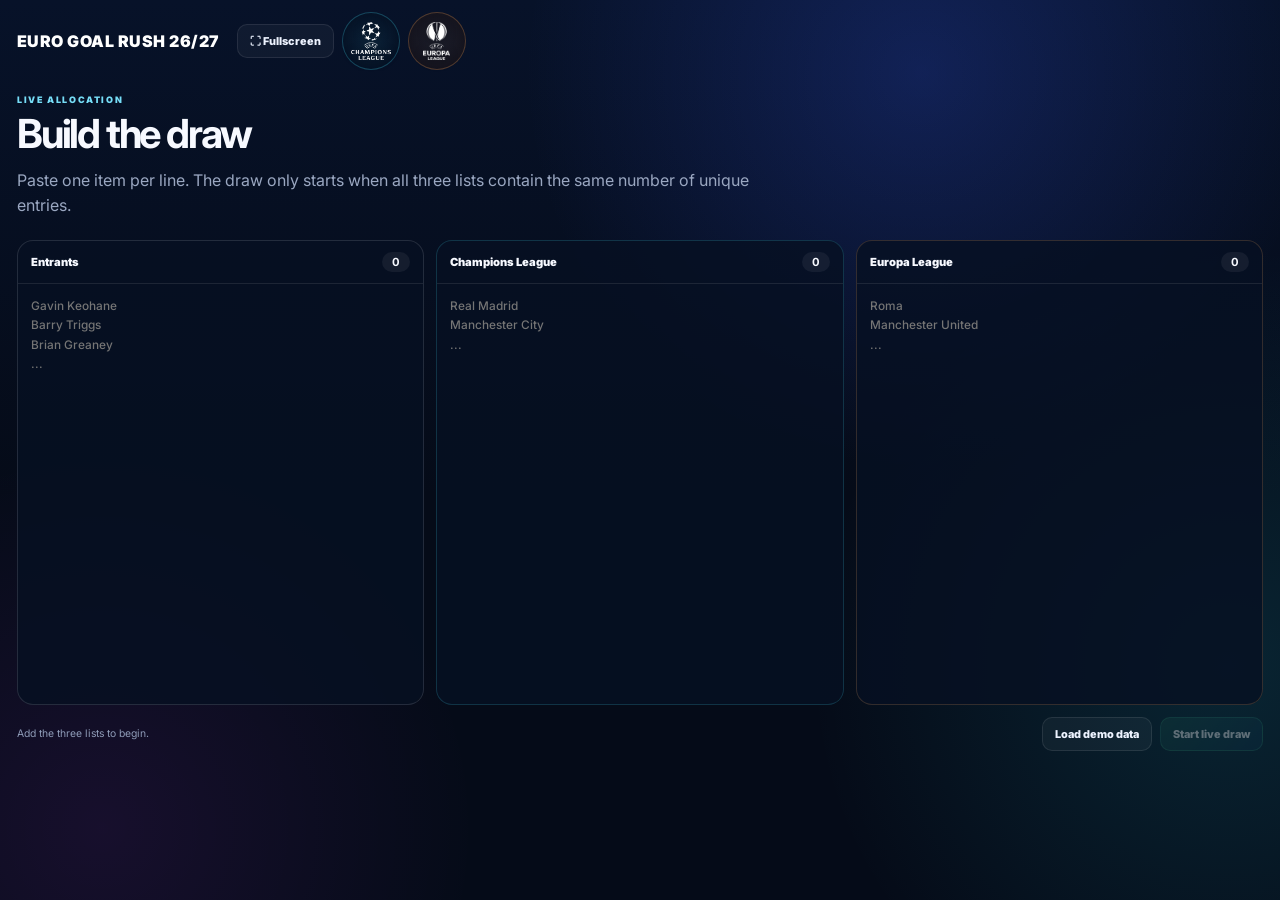
<file: draw.html>
<!doctype html>
<html lang="en">
<head>
  <meta charset="utf-8">
  <meta name="viewport" content="width=device-width, initial-scale=1">
  <meta name="theme-color" content="#061024">
  <title>Euro Goal Rush 26/27 — Live Draw</title>
  <link rel="preconnect" href="https://fonts.googleapis.com">
  <link rel="preconnect" href="https://fonts.gstatic.com" crossorigin>
  <link href="https://fonts.googleapis.com/css2?family=Inter:wght@400;500;600;700;800;900&display=swap" rel="stylesheet">
  <link rel="icon" href="favicon.svg?v=80" type="image/svg+xml">
  <link rel="stylesheet" href="draw.css?v=80">
</head>
<body>
  <div class="draw-bg" aria-hidden="true"></div>

  <header class="draw-topbar shell">
    <a class="draw-brand" href="index.html">EURO GOAL RUSH 26/27</a>

    <div class="pool-counts top-pool-counts" id="topbar-pools" hidden aria-label="Remaining draw pools">
      <span><b id="entrants-left">36</b> entrants left</span>
      <span class="ucl"><b id="ucl-left">36</b> UCL left</span>
      <span class="uel"><b id="uel-left">36</b> UEL left</span>
    </div>

    <div class="top-actions">
      <button class="ghost-btn fullscreen-control" id="fullscreen-btn" type="button">⛶ Fullscreen</button>
      <button class="tournament-audio ucl" id="draw-ucl-audio" type="button" aria-label="Play Champions League anthem" title="Champions League">
        <img src="assets/ucl-logo.png?v=80" alt="" aria-hidden="true">
      </button>
      <button class="tournament-audio uel" id="draw-uel-audio" type="button" aria-label="Play Europa League anthem" title="Europa League">
        <img src="assets/uel-logo.png?v=80" alt="" aria-hidden="true">
      </button>
    </div>
  </header>

  <main class="shell draw-main">
    <section class="setup-screen" id="setup-screen">
      <div class="setup-hero">
        <p class="kicker">LIVE ALLOCATION</p>
        <h1>Build the draw</h1>
        <p>Paste one item per line. The draw only starts when all three lists contain the same number of unique entries.</p>
      </div>

      <div class="setup-grid">
        <label class="list-card entrants-card">
          <div class="list-head"><span>Entrants</span><b id="entrant-count">0</b></div>
          <textarea id="entrant-list" placeholder="Gavin Keohane&#10;Barry Triggs&#10;Brian Greaney&#10;..."></textarea>
        </label>
        <label class="list-card ucl-card">
          <div class="list-head"><span>Champions League</span><b id="ucl-count">0</b></div>
          <textarea id="ucl-list" placeholder="Real Madrid&#10;Manchester City&#10;..."></textarea>
        </label>
        <label class="list-card uel-card">
          <div class="list-head"><span>Europa League</span><b id="uel-count">0</b></div>
          <textarea id="uel-list" placeholder="Roma&#10;Manchester United&#10;..."></textarea>
        </label>
      </div>

      <div class="setup-footer">
        <div class="setup-note" id="setup-note">Add the three lists to begin.</div>
        <div class="setup-buttons">
          <button class="ghost-btn" id="demo-btn" type="button">Load demo data</button>
          <button class="primary-btn" id="start-btn" type="button" disabled>Start live draw</button>
        </div>
      </div>
    </section>

    <section class="live-screen" id="live-screen" hidden>
      <section class="stage-card">
        <div class="draw-number">DRAW <span id="draw-number">01</span></div>
        <div class="reveal-grid">
          <article class="reveal-panel entrant-panel" id="entrant-panel">
            <span class="reveal-label">ENTRANT</span>
            <div class="reveal-main" id="entrant-reveal">Ready</div>
          </article>
          <article class="reveal-panel ucl-panel" id="ucl-panel">
            <span class="reveal-label">CHAMPIONS LEAGUE</span>
            <div class="club-reveal">
              <img id="ucl-reveal-crest" src="crest-placeholder.svg" alt="">
              <div class="reveal-main" id="ucl-reveal">—</div>
            </div>
          </article>
          <article class="reveal-panel uel-panel" id="uel-panel">
            <span class="reveal-label">EUROPA LEAGUE</span>
            <div class="club-reveal">
              <img id="uel-reveal-crest" src="crest-placeholder.svg" alt="">
              <div class="reveal-main" id="uel-reveal">—</div>
            </div>
          </article>
        </div>

        <div class="draw-controls">
          <button class="draw-btn entrant-draw" id="draw-entrant-btn" type="button">Draw entrant</button>
          <button class="draw-btn ucl-draw" id="draw-ucl-btn" type="button" disabled>Draw UCL team</button>
          <button class="draw-btn uel-draw" id="draw-uel-btn" type="button" disabled>Draw UEL team</button>
          <button class="confirm-btn" id="confirm-btn" type="button" disabled>Confirm & next</button>
        </div>
      </section>

      <section class="results-section">
        <div class="results-head">
          <div>
            <p class="kicker">COMPLETED DRAWS</p>
            <h2><span id="completed-count">0</span> / <span id="total-count">36</span></h2>
          </div>
          <div class="result-actions">
            <button class="ghost-btn" id="undo-btn" type="button" disabled>Undo last</button>
            <button class="ghost-btn" id="copy-btn" type="button" disabled>Copy results</button>
            <button class="ghost-btn" id="csv-btn" type="button" disabled>Download CSV</button>
            <button class="primary-btn small" id="json-btn" type="button" disabled>Download competition.json</button>
          </div>
        </div>
        <div class="results-table-wrap">
          <table class="results-table">
            <thead><tr><th>#</th><th>Entrant</th><th>UCL team</th><th>UEL team</th></tr></thead>
            <tbody id="results-body"><tr class="empty-row"><td colspan="4">No completed draws yet.</td></tr></tbody>
          </table>
        </div>
      </section>

      <div class="session-actions">
        <span>Session saves automatically in this browser.</span>
        <button class="danger-link" id="reset-btn" type="button">Reset draw</button>
      </div>
    </section>
  </main>

  <audio id="draw-ucl-track" src="ucl-anthem.mp3" preload="none"></audio>
  <audio id="draw-uel-track" src="uel-anthem.mp3" preload="none"></audio>
  <script src="draw.js?v=117" defer></script>
</body>
</html>
</file>
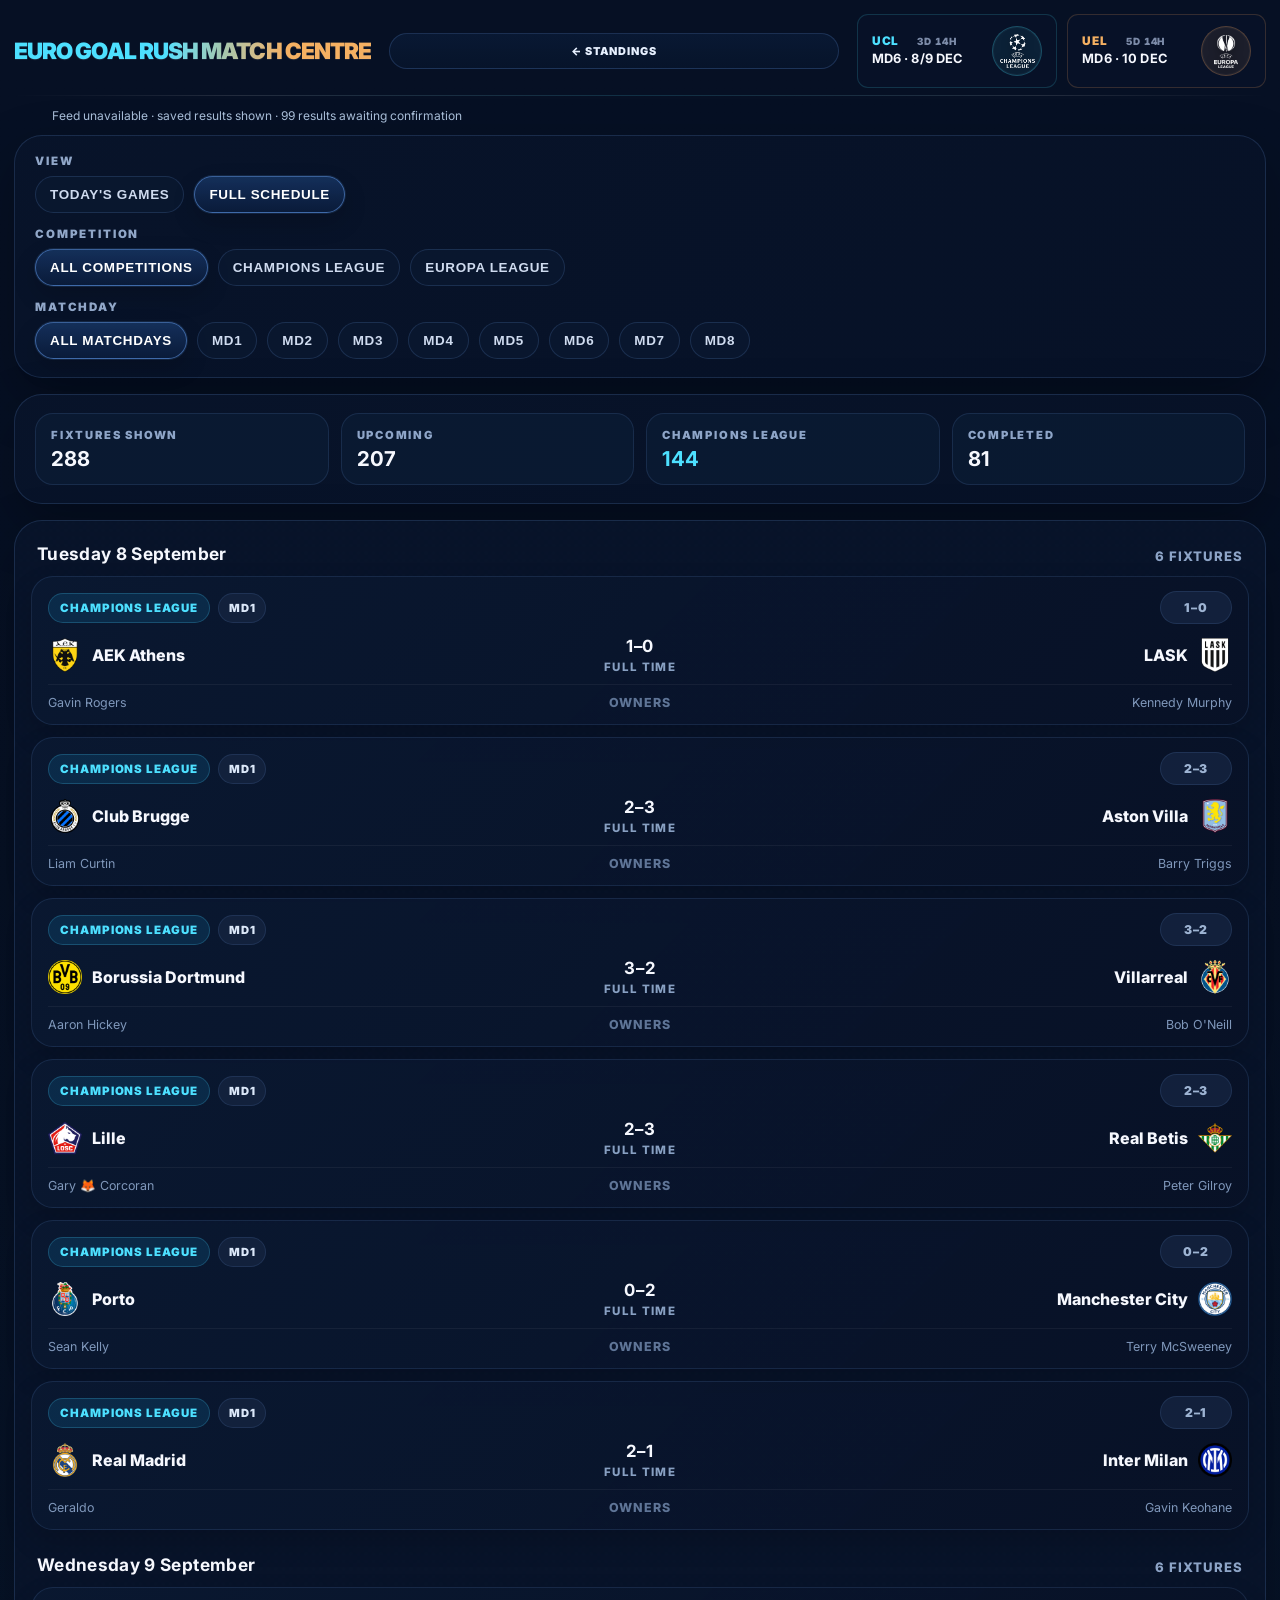
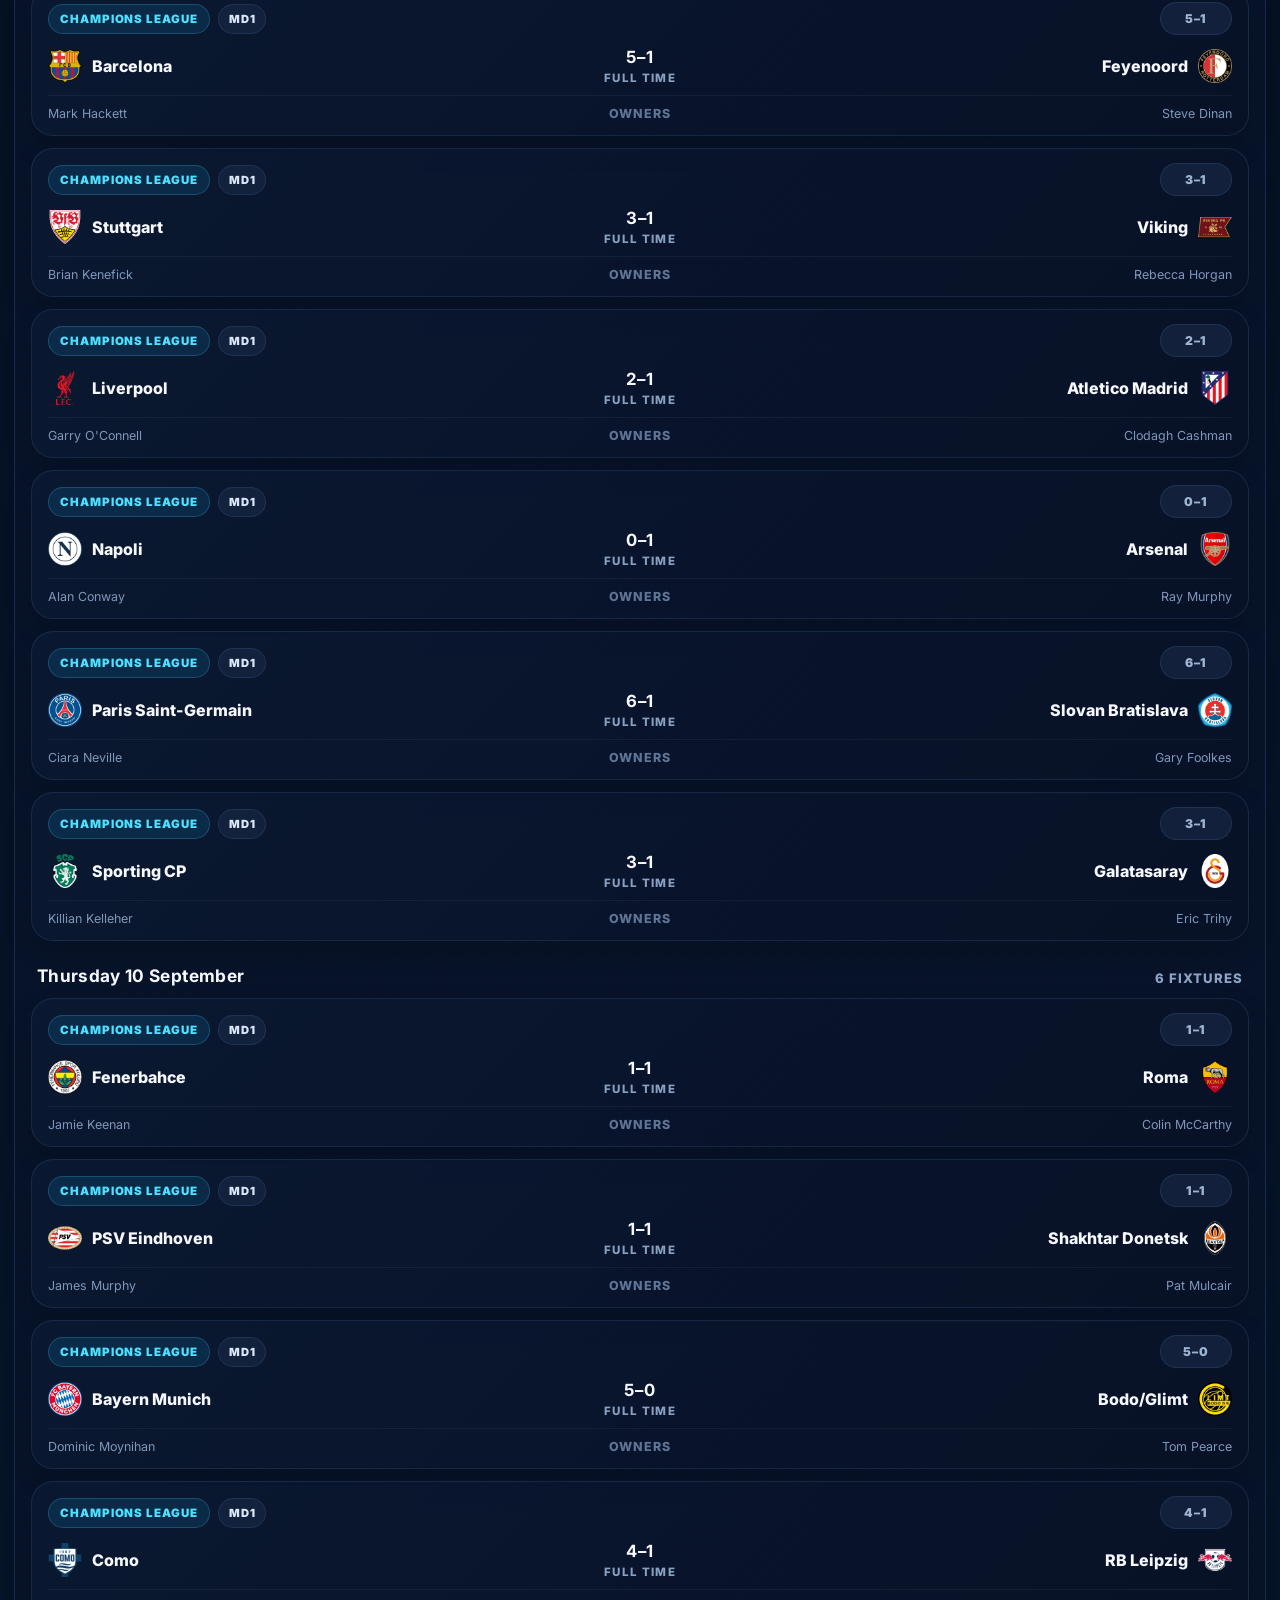
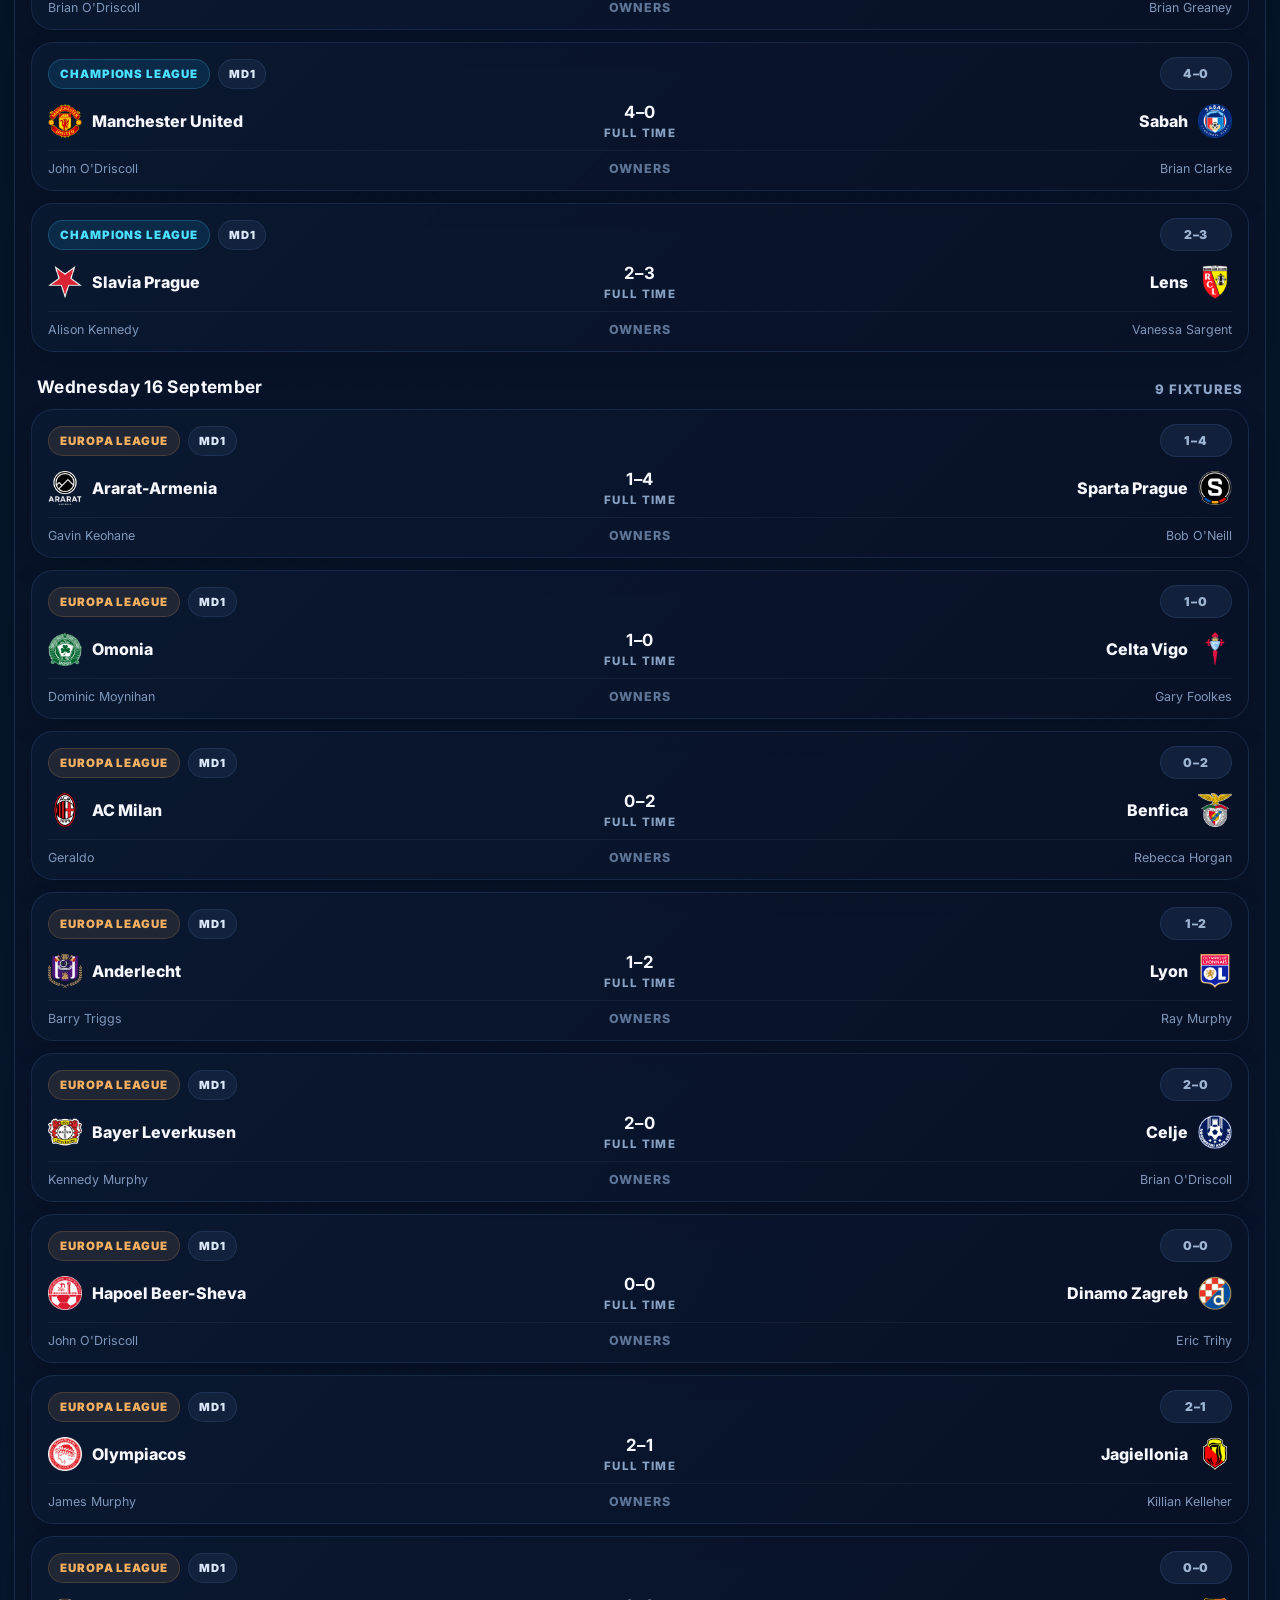
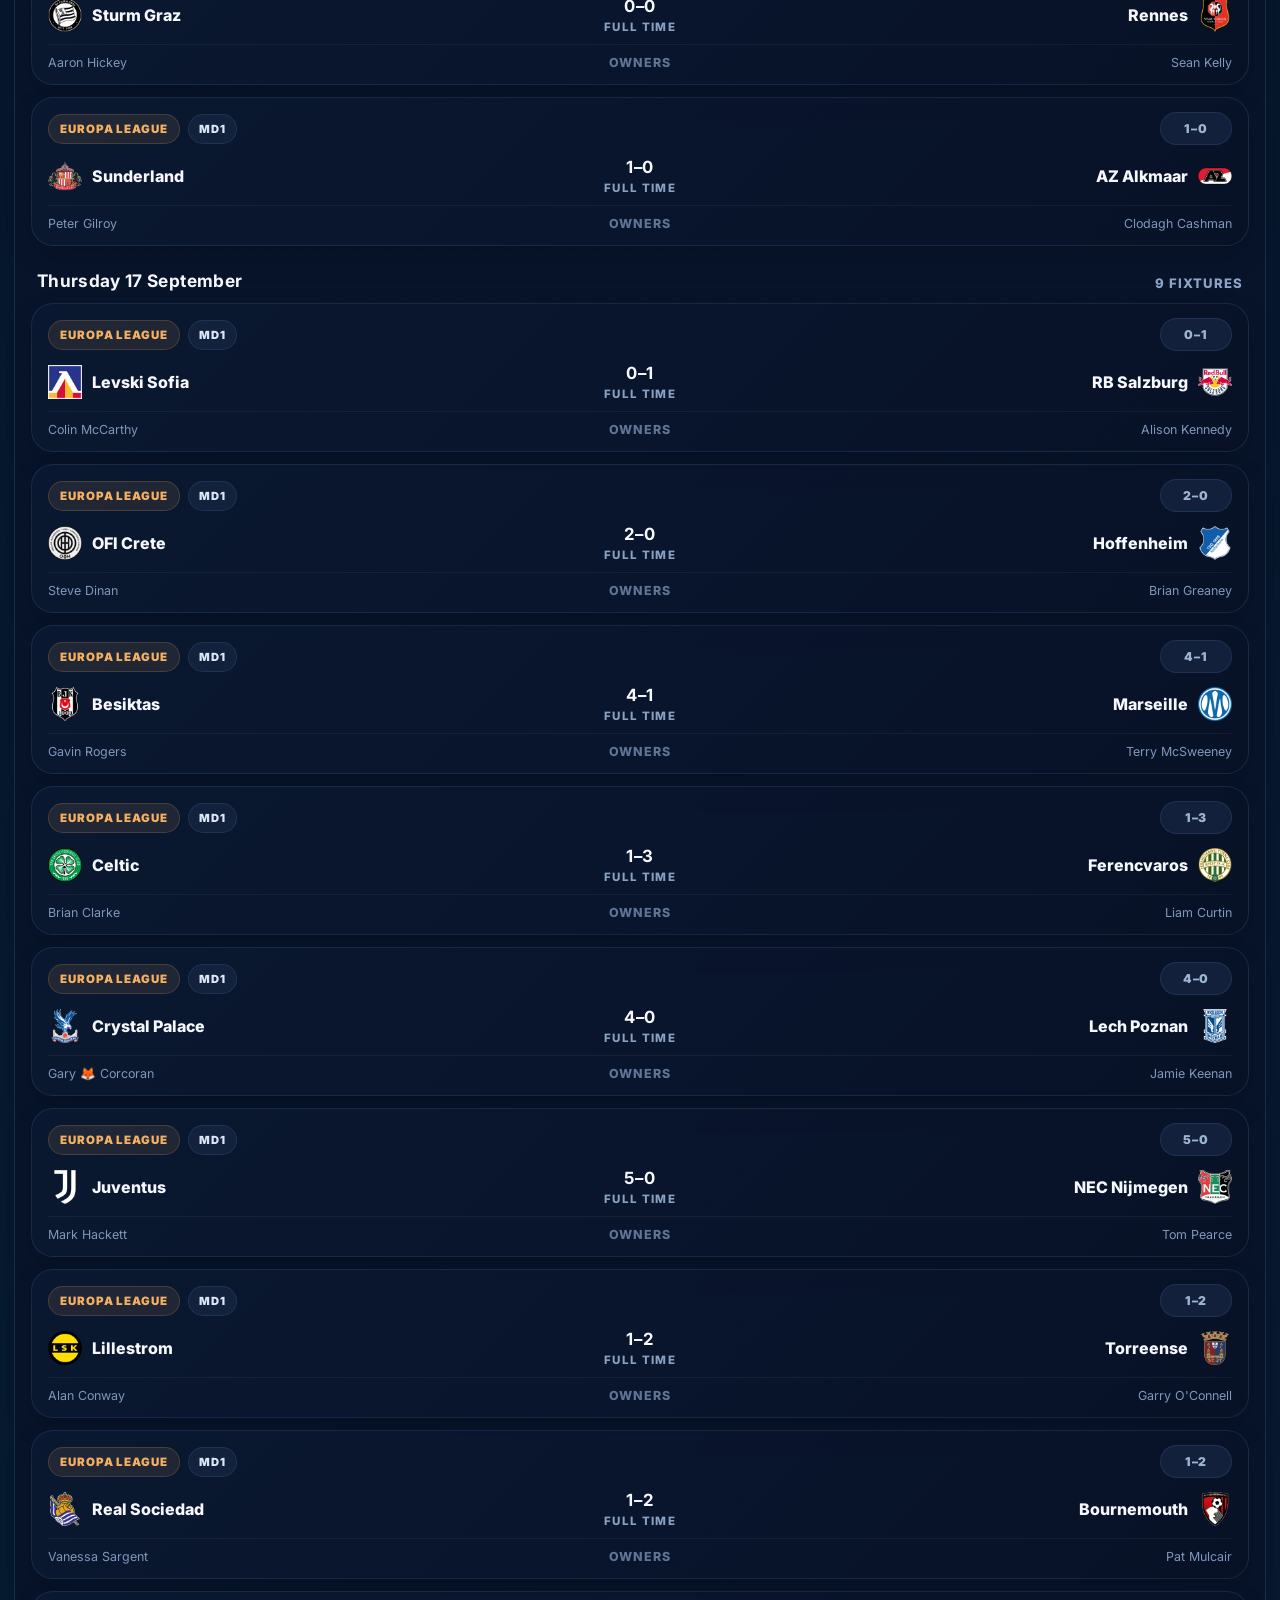
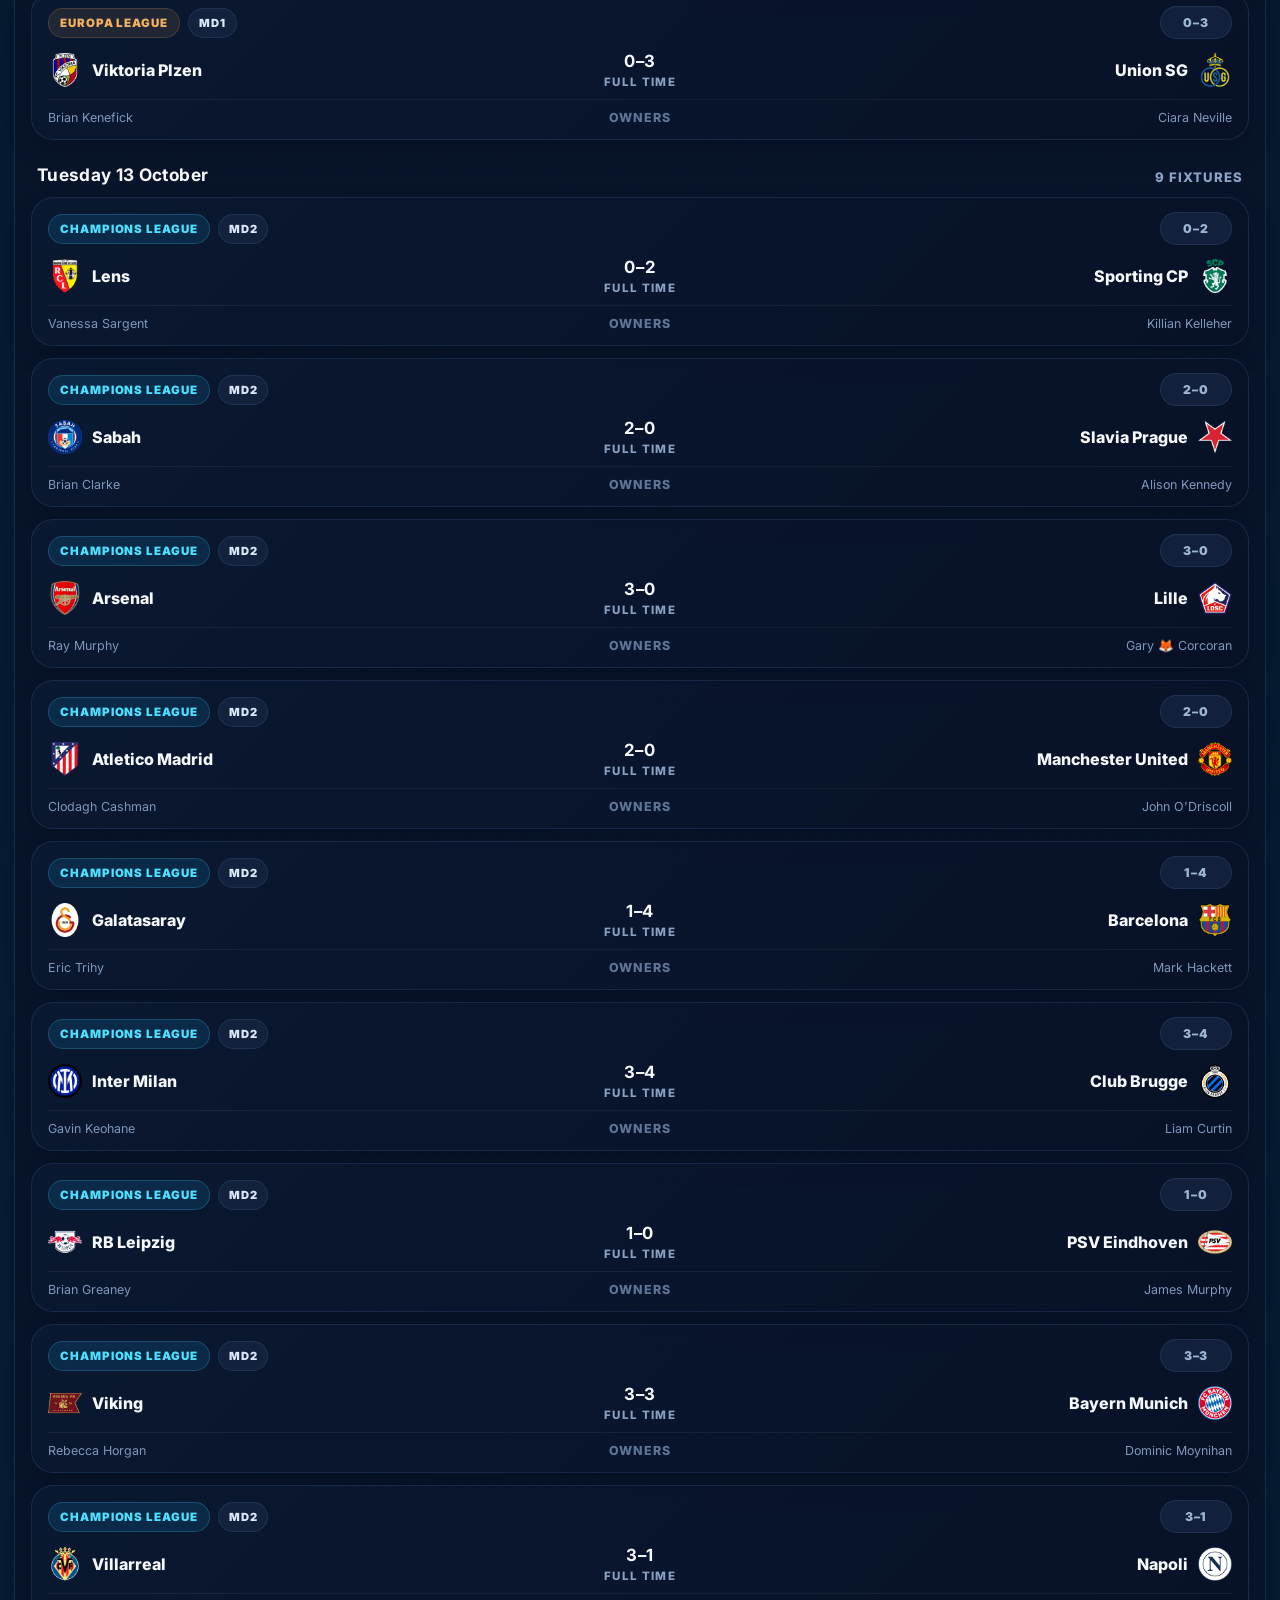
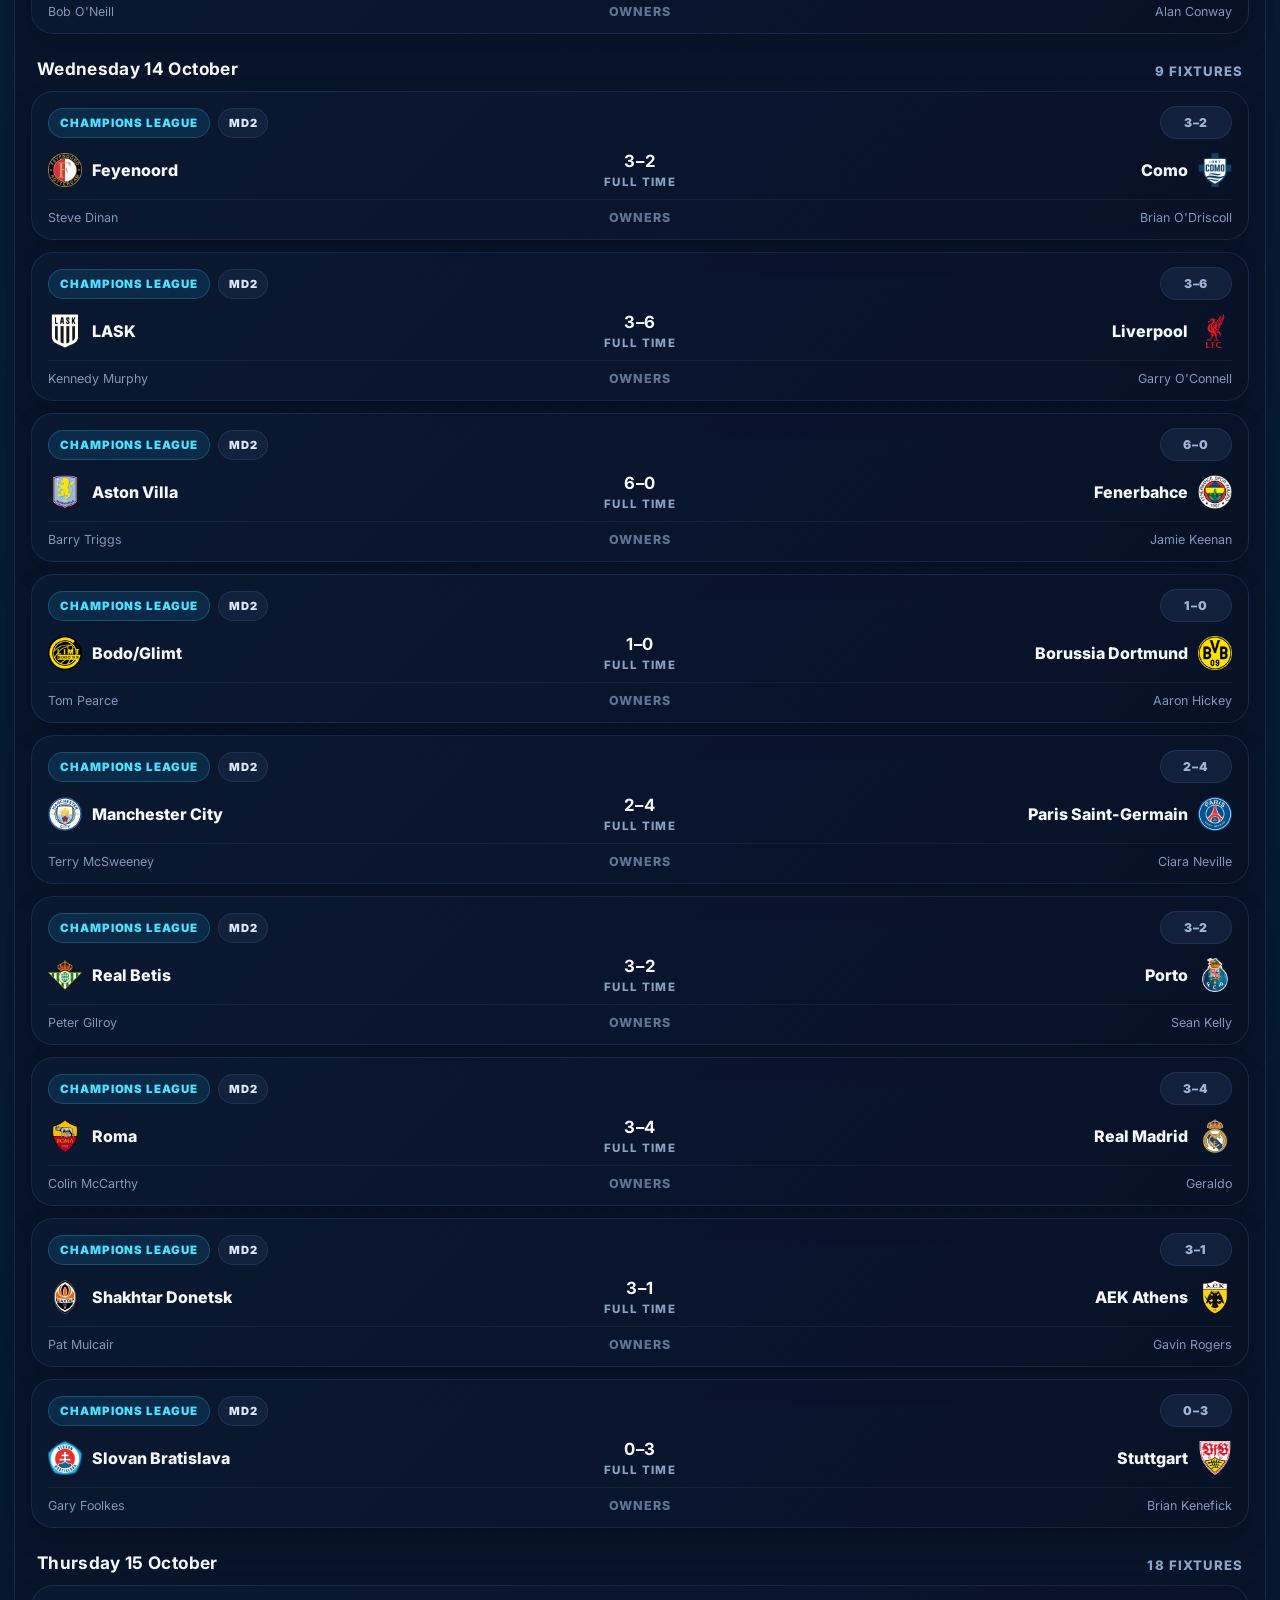
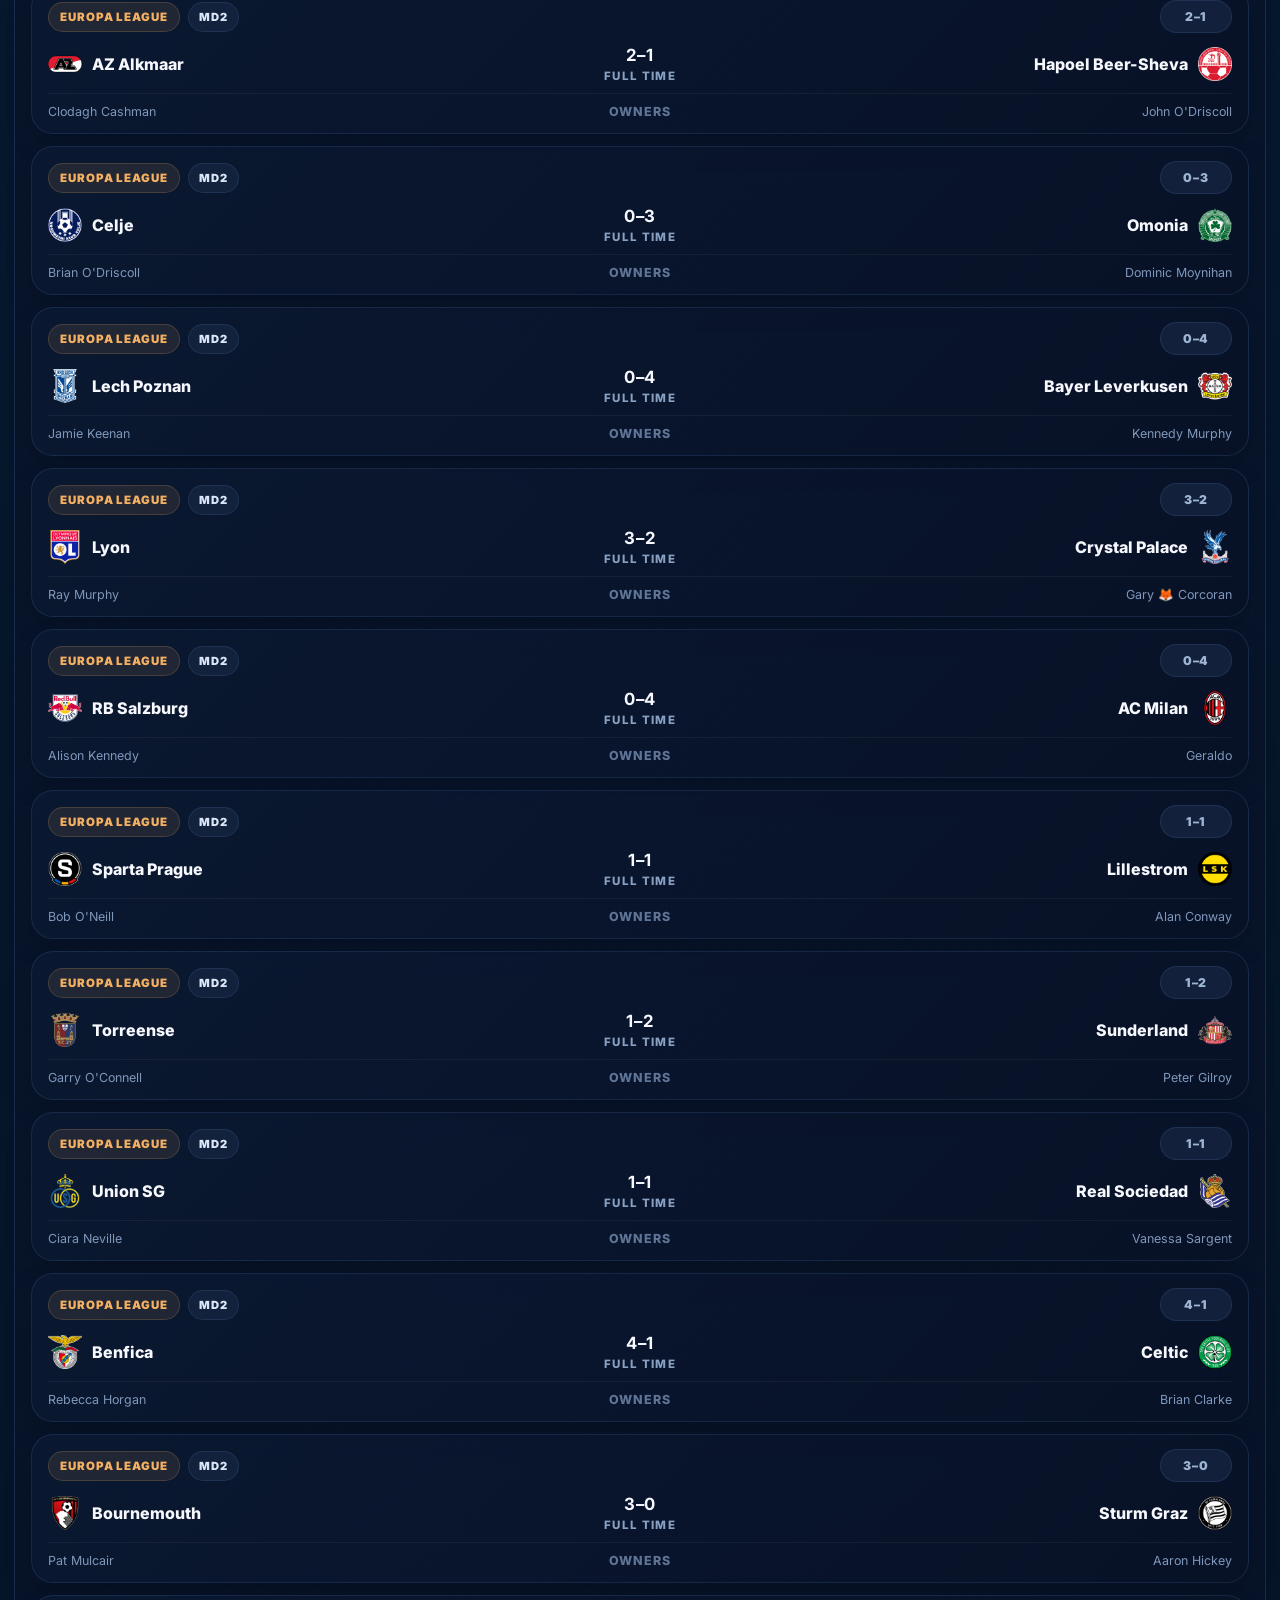
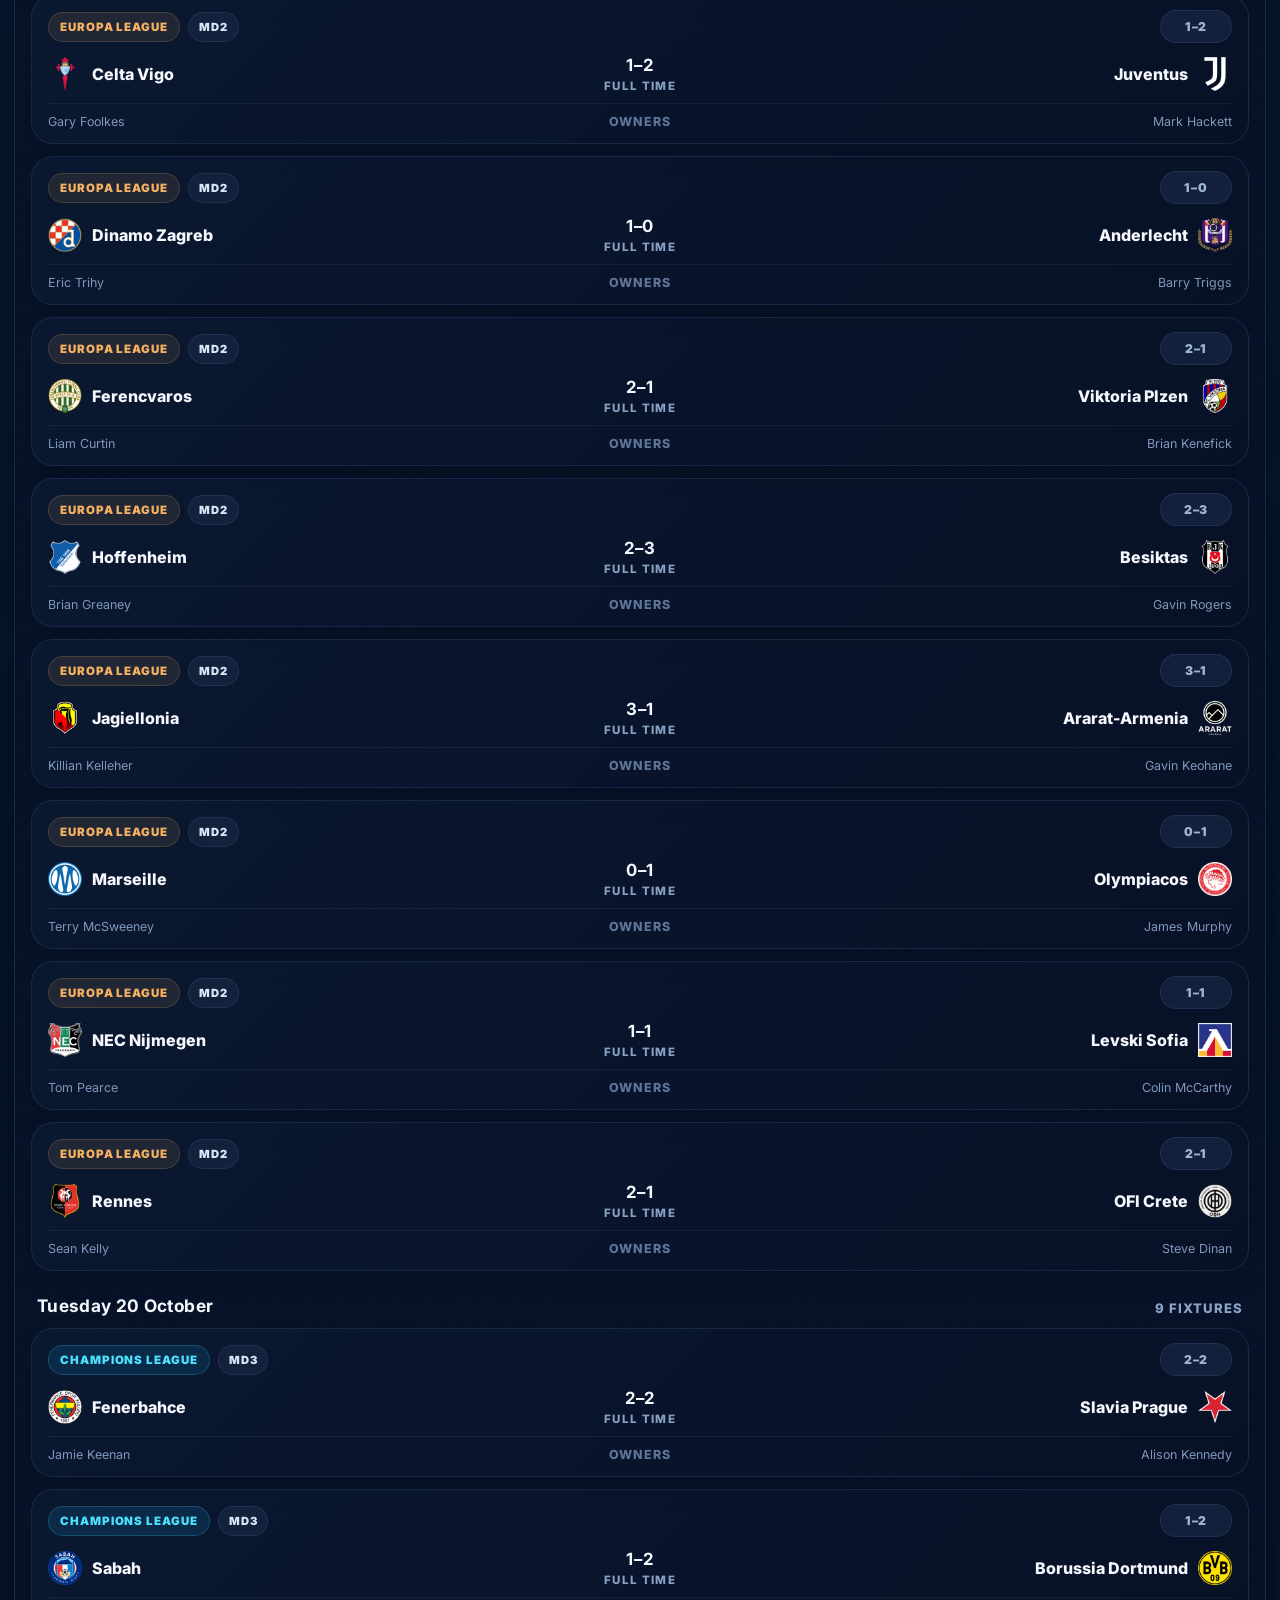
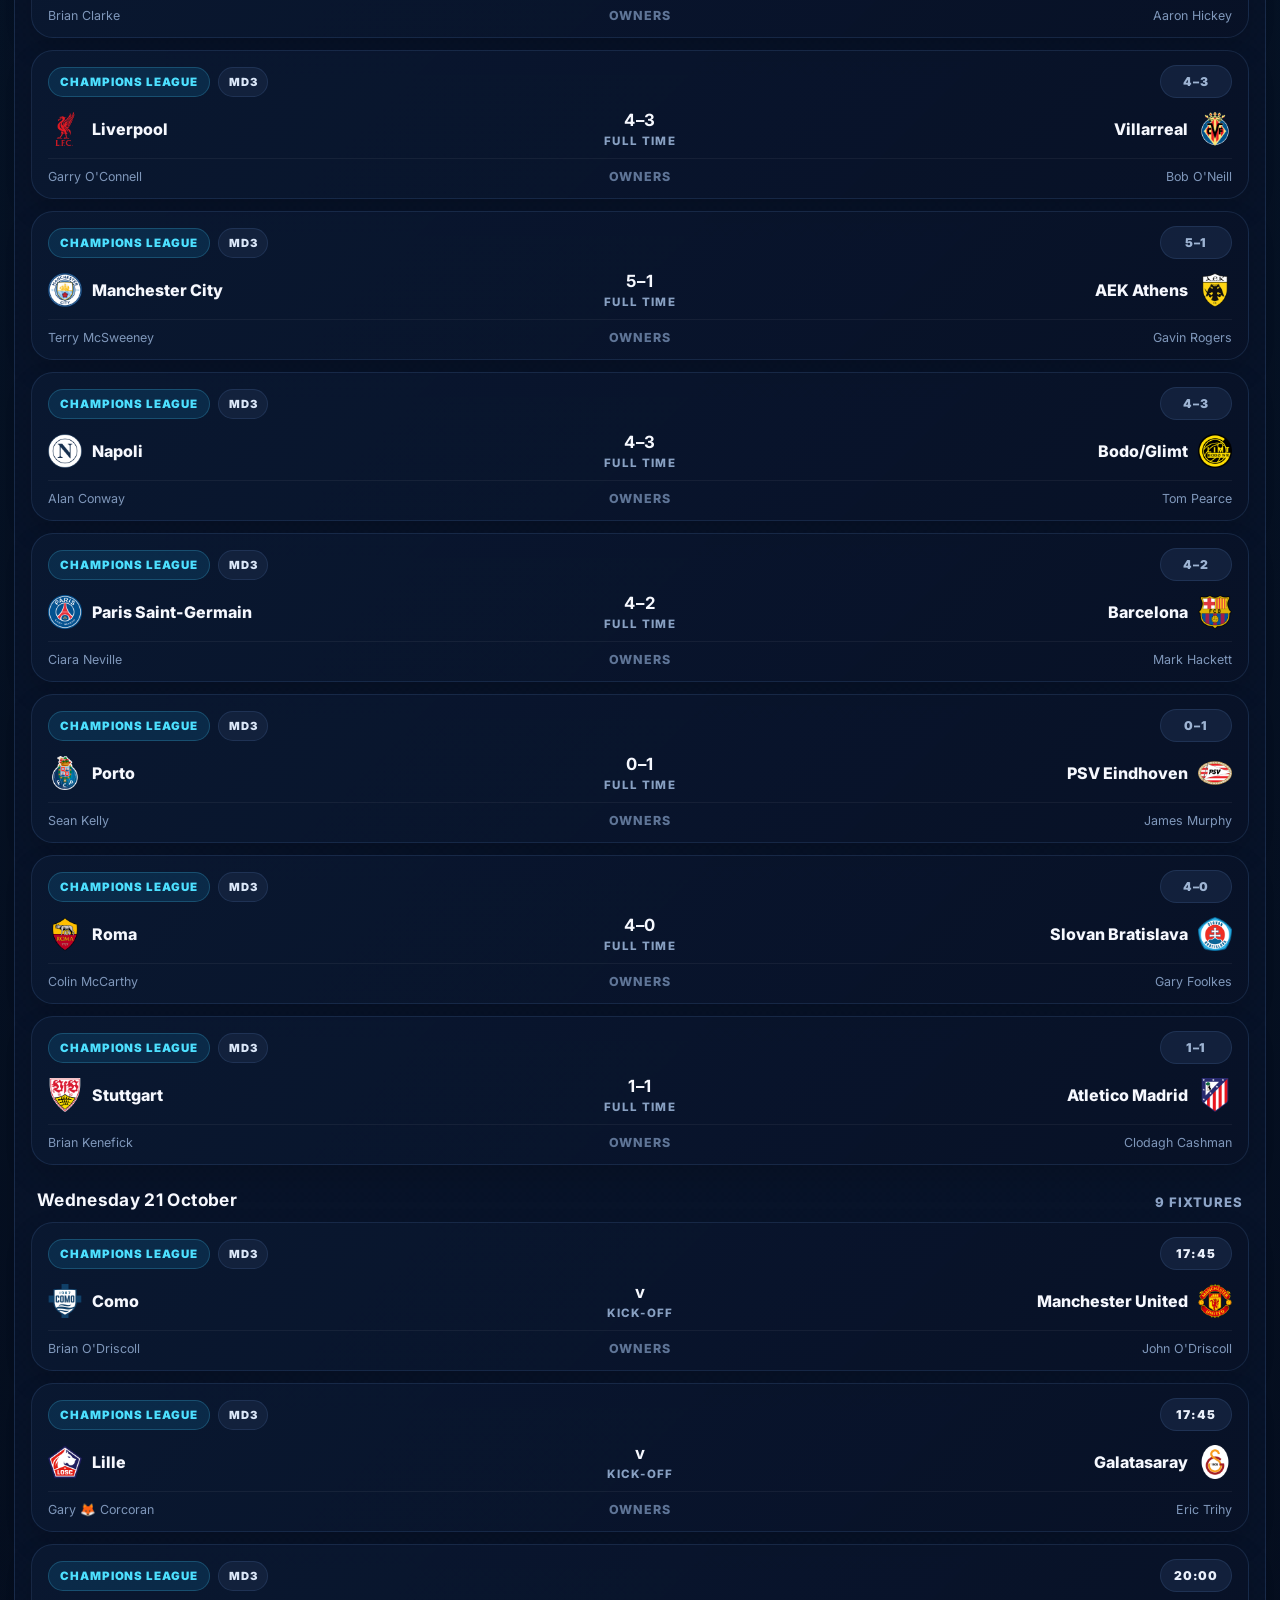
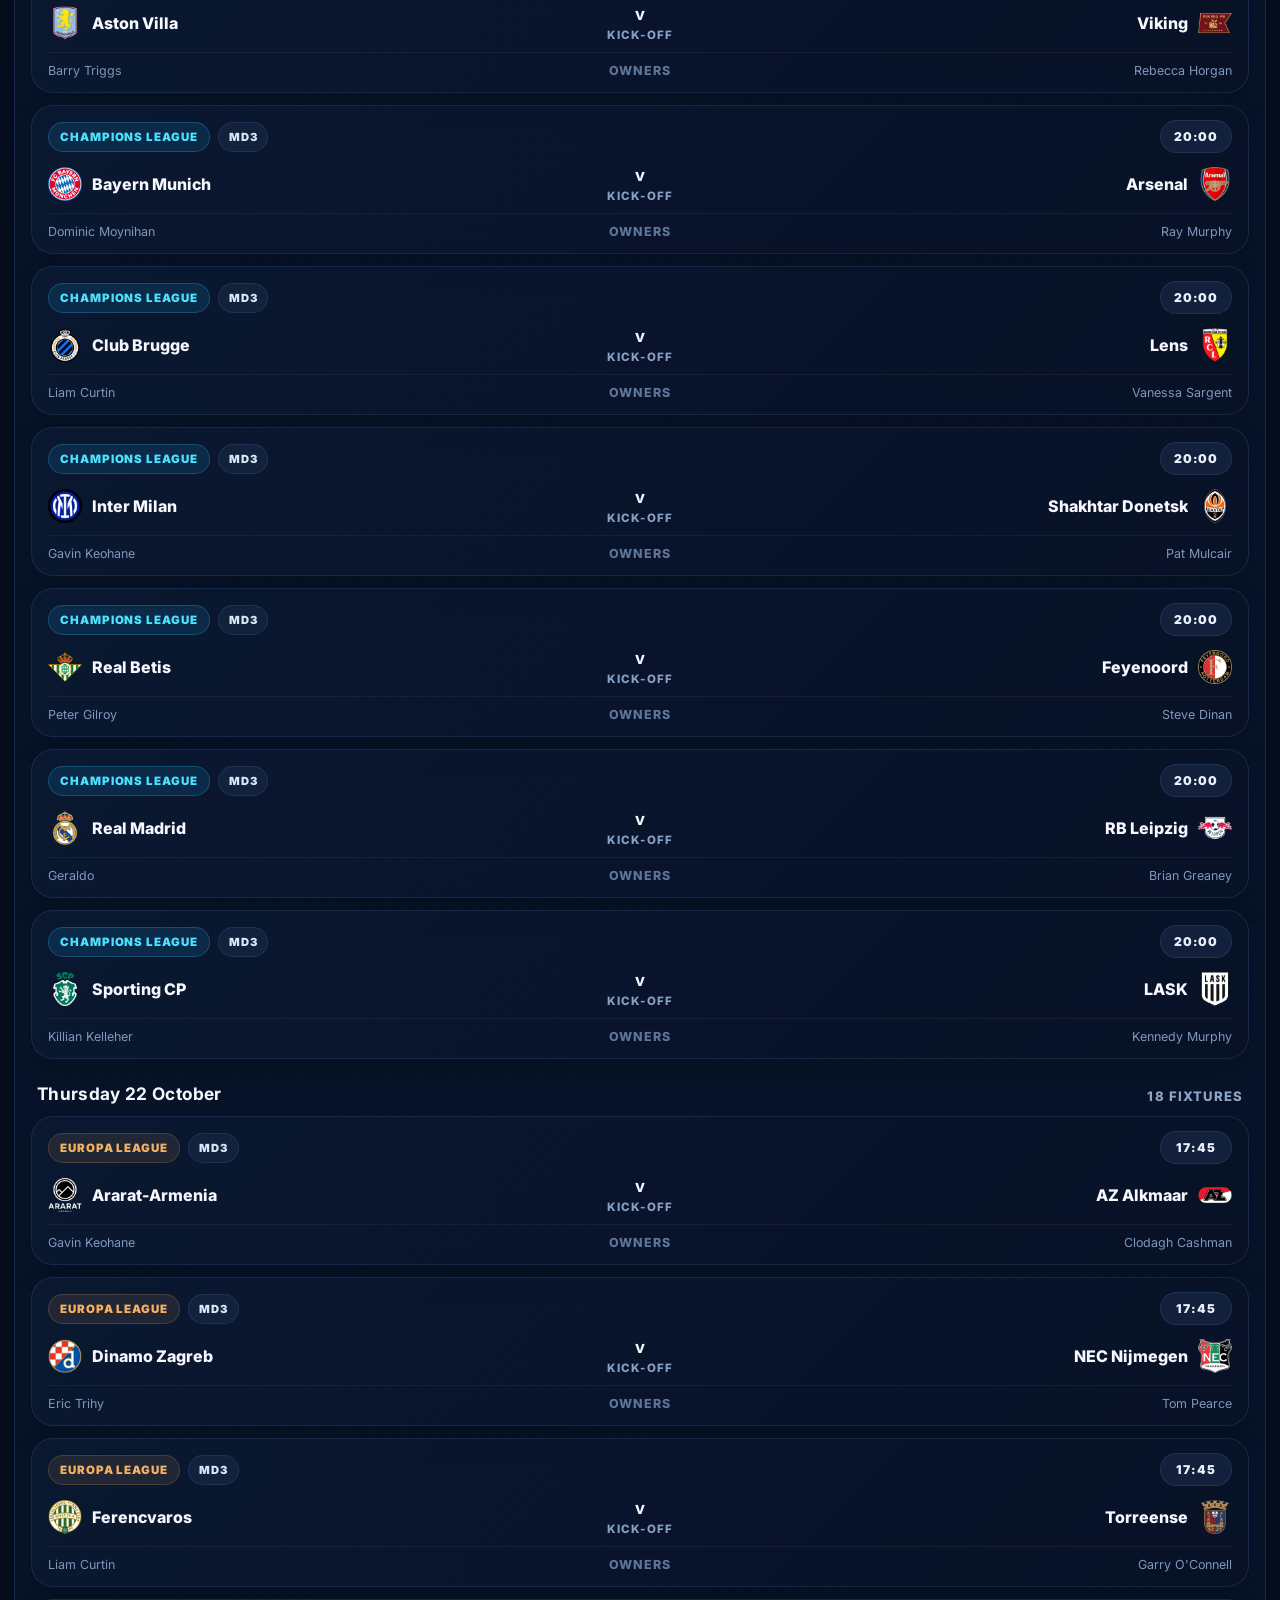
<file: matches.html>
<!doctype html>
<html lang="en">
<head>
  <meta charset="utf-8">
  <meta name="viewport" content="width=device-width, initial-scale=1">
  <meta name="theme-color" content="#061024">
  <meta name="description" content="Live scores and full match schedule for Euro Goal Rush 26/27.">
  <title>EURO GOAL RUSH 26/27 · MATCH CENTRE</title>
  <link rel="preconnect" href="https://fonts.googleapis.com">
  <link rel="preconnect" href="https://fonts.gstatic.com" crossorigin>
  <link href="https://fonts.googleapis.com/css2?family=Inter:wght@400;500;600;700;800;900&display=swap" rel="stylesheet">
  <link rel="stylesheet" href="styles.css?v=107">
  <style>
    :root{
      --bg:#061024;
      --panel:#09182f;
      --panel-2:#0c1d39;
      --line:rgba(92,131,196,.22);
      --line-strong:rgba(104,155,233,.36);
      --text:#f6f8fe;
      --muted:#8da4c7;
      --muted-2:#6e84a7;
      --ucl:#4de0ff;
      --uel:#f4b062;
      --live:#ff5c6d;
      --shadow:0 22px 55px rgba(0,0,0,.28);
      color-scheme:dark;
    }
    *{box-sizing:border-box}
    html,body{margin:0;padding:0;background:#061024;color:var(--text);font-family:Inter,system-ui,sans-serif}
    body{
      background:
        radial-gradient(circle at 12% 16%, rgba(0, 174, 255, .10), transparent 18%),
        radial-gradient(circle at 84% 76%, rgba(255, 170, 73, .10), transparent 20%),
        linear-gradient(180deg,#061024,#050d1e 58%,#07152c 100%);
      min-height:100vh;
    }
    .shell{width:min(1280px, calc(100% - 28px));margin:0 auto}
    .page-top{padding:22px 0 14px}
    .page-top-bar{display:flex;justify-content:space-between;gap:16px;align-items:flex-start;flex-wrap:wrap}
    .back-link{display:inline-flex;align-items:center;gap:8px;padding:10px 14px;border-radius:999px;border:1px solid var(--line);background:rgba(9,24,47,.88);color:#dce7f8;text-decoration:none;font-size:.86rem;font-weight:800;letter-spacing:.06em;text-transform:uppercase}
    .back-link:hover{border-color:var(--line-strong)}
    .page-kicker{margin:0 0 8px;color:#91a7c8;font-size:.76rem;font-weight:900;letter-spacing:.18em;text-transform:uppercase}
    .page-title{margin:0;font-size:clamp(1.6rem,4vw,2.7rem);font-weight:900;line-height:1.02;letter-spacing:-.03em}
    .page-title .blue{color:var(--ucl)}
    .page-title .gold{color:var(--uel)}
    .page-subtitle{margin:10px 0 0;color:var(--muted);max-width:920px;line-height:1.6}
    .hero-card,.filters-card,.summary-card,.schedule-card,.empty-state{border:1px solid var(--line);background:linear-gradient(135deg,rgba(8,20,42,.96),rgba(7,18,39,.97));box-shadow:var(--shadow);border-radius:28px}
    .hero-card{padding:20px 22px;margin:0 0 18px}
    .hero-meta{display:flex;align-items:center;justify-content:space-between;gap:14px;flex-wrap:wrap}
    .hero-note{color:var(--muted);font-size:.92rem}
    .hero-link{display:inline-flex;align-items:center;gap:8px;padding:10px 14px;border-radius:999px;border:1px solid rgba(92,145,232,.34);background:rgba(12,31,60,.9);color:#eef5ff;text-decoration:none;font-weight:800;font-size:.82rem;letter-spacing:.06em;text-transform:uppercase}
    .filters-card,.summary-card{padding:18px 20px;margin:0 0 16px}
    .filter-row + .filter-row{margin-top:14px}
    .filter-label{display:block;margin:0 0 8px;color:#91a7c8;font-size:.72rem;font-weight:900;letter-spacing:.16em;text-transform:uppercase}
    .button-row{display:flex;gap:10px;flex-wrap:wrap}
    .filter-btn{appearance:none;border:1px solid var(--line);background:rgba(10,24,48,.84);color:#cfdbef;padding:10px 14px;border-radius:999px;font-weight:800;font-size:.84rem;letter-spacing:.05em;text-transform:uppercase;cursor:pointer;transition:.15s ease}
    .filter-btn:hover{border-color:var(--line-strong);transform:translateY(-1px)}
    .filter-btn.is-active{background:linear-gradient(180deg,rgba(21,49,92,.95),rgba(10,28,59,.96));color:#fff;border-color:rgba(109,170,255,.48);box-shadow:0 0 0 1px rgba(109,170,255,.12),0 10px 24px rgba(0,0,0,.16)}
    .summary-grid{display:grid;grid-template-columns:repeat(4,minmax(0,1fr));gap:12px}
    .summary-chip{border:1px solid rgba(92,131,196,.18);background:rgba(12,28,53,.72);border-radius:18px;padding:14px 15px}
    .summary-chip span{display:block;color:#8ea5c8;font-size:.7rem;font-weight:900;letter-spacing:.16em;text-transform:uppercase;margin-bottom:6px}
    .summary-chip strong{font-size:1.28rem;line-height:1.05}
    .summary-chip.live strong{color:#ff7381}
    .summary-chip.ucl strong{color:var(--ucl)}
    .summary-chip.uel strong{color:var(--uel)}
    .schedule-card{padding:16px 16px 18px;margin:0 0 24px}
    .date-group + .date-group{margin-top:18px}
    .date-head{display:flex;justify-content:space-between;align-items:flex-end;gap:12px;padding:6px 6px 12px}
    .date-head h2{margin:0;font-size:1.08rem;letter-spacing:.02em}
    .date-head span{color:var(--muted);font-size:.82rem;font-weight:800;letter-spacing:.08em;text-transform:uppercase}
    .fixture-list{display:grid;gap:12px}
    .fixture-card{border:1px solid rgba(92,131,196,.18);background:linear-gradient(135deg,rgba(10,24,49,.94),rgba(8,18,39,.96));border-radius:22px;padding:14px 16px;box-shadow:0 12px 28px rgba(0,0,0,.14)}
    .fixture-card.is-live{border-color:rgba(255,96,112,.40);box-shadow:0 0 0 1px rgba(255,96,112,.08),0 14px 30px rgba(0,0,0,.18)}
    .fixture-card-top{display:flex;justify-content:space-between;align-items:center;gap:12px;margin-bottom:12px}
    .fixture-meta{display:flex;align-items:center;gap:8px;flex-wrap:wrap}
    .comp-pill,.md-pill,.status-pill{display:inline-flex;align-items:center;justify-content:center;border-radius:999px;font-weight:900;text-transform:uppercase;letter-spacing:.08em}
    .comp-pill{padding:7px 11px;font-size:.72rem}
    .comp-pill.ucl{background:rgba(28,176,255,.12);border:1px solid rgba(75,214,255,.22);color:var(--ucl)}
    .comp-pill.uel{background:rgba(243,177,96,.10);border:1px solid rgba(243,177,96,.18);color:var(--uel)}
    .md-pill{padding:7px 10px;font-size:.7rem;background:rgba(20,35,63,.9);border:1px solid rgba(92,131,196,.18);color:#dbe7f8}
    .status-pill{min-width:72px;padding:8px 11px;font-size:.76rem;background:rgba(20,35,63,.9);border:1px solid rgba(92,131,196,.18);color:#eaf0fb}
    .status-pill.live{background:rgba(76,12,25,.94);border-color:rgba(255,93,108,.46);color:#ff7b88;text-shadow:0 0 10px rgba(255,83,100,.38)}
    .status-pill.ft{color:#9eb4d3}
    .fixture-main{display:grid;grid-template-columns:minmax(0,1fr) auto minmax(0,1fr);gap:12px;align-items:center}
    .match-team{display:flex;align-items:center;gap:10px;min-width:0}
    .match-team.away{justify-content:flex-end;text-align:right}
    .match-team img{width:34px;height:34px;object-fit:contain;flex:0 0 34px}
    .match-team-name{font-weight:800;font-size:1rem;white-space:nowrap;overflow:hidden;text-overflow:ellipsis}
    .match-divider{display:flex;flex-direction:column;align-items:center;gap:4px;min-width:72px}
    .match-divider strong{font-size:1.05rem;letter-spacing:.04em}
    .match-divider small{color:#88a0c2;font-size:.72rem;font-weight:800;letter-spacing:.1em;text-transform:uppercase}
    .owners-row{display:grid;grid-template-columns:minmax(0,1fr) auto minmax(0,1fr);gap:12px;align-items:center;margin-top:10px;padding-top:10px;border-top:1px solid rgba(255,255,255,.05);color:#7f97ba;font-size:.78rem}
    .owners-row .owner{white-space:nowrap;overflow:hidden;text-overflow:ellipsis}
    .owners-row .owner.away{text-align:right}
    .owners-row .versus{text-align:center;color:#5f7597;font-weight:800;text-transform:uppercase;letter-spacing:.08em}
    .empty-state{padding:26px 24px;text-align:center;color:var(--muted);margin:0 0 24px}
    .empty-state h3{margin:0 0 8px;color:#fff}
    @media (max-width: 920px){
      .summary-grid{grid-template-columns:repeat(2,minmax(0,1fr))}
    }
    @media (max-width: 720px){
      .shell{width:min(100% - 16px, 100%)}
      .page-top{padding:16px 0 10px}
      .hero-card,.filters-card,.summary-card,.schedule-card,.empty-state{border-radius:22px}
      .hero-card{padding:18px 16px}
      .filters-card,.summary-card{padding:16px}
      .schedule-card{padding:12px}
      .summary-grid{grid-template-columns:repeat(2,minmax(0,1fr));gap:10px}
      .button-row{gap:8px}
      .filter-btn{font-size:.78rem;padding:9px 12px}
      .fixture-card{padding:13px 13px 14px}
      .fixture-card-top{margin-bottom:10px}
      .fixture-main{grid-template-columns:minmax(0,1fr);gap:10px}
      .match-team,.match-team.away{justify-content:flex-start;text-align:left}
      .match-divider{min-width:0;align-items:flex-start}
      .owners-row{grid-template-columns:minmax(0,1fr);gap:6px}
      .owners-row .owner.away,.owners-row .versus{text-align:left}
    }

    /* v123: compact homepage-style Match Centre header */
    .match-centre-dashboard-header{padding-top:14px !important;padding-bottom:0 !important;}
    .match-centre-dashboard-header .main-title{
      margin:0;
      font-size:clamp(.98rem,1.65vw,1.28rem) !important;
      line-height:1 !important;
      white-space:nowrap;
    }
    .match-centre-dashboard-header .mc-title-suffix{color:var(--uel);}
    .mc-header-tools{display:flex;align-items:stretch;justify-content:flex-end;min-width:0;}
    .mc-standings-link{
      display:inline-flex;
      align-items:center;
      justify-content:center;
      width:100%;
      min-height:36px;
      padding:8px 12px;
      border:1px solid rgba(91,137,207,.24);
      border-radius:999px;
      background:linear-gradient(180deg,rgba(10,26,53,.90),rgba(7,20,43,.94));
      color:#e7f0ff;
      text-decoration:none;
      font-size:.68rem;
      font-weight:900;
      letter-spacing:.08em;
      text-transform:uppercase;
      white-space:nowrap;
    }
    .mc-standings-link:hover{border-color:rgba(111,174,255,.44);}
    .mc-matchday-link{color:inherit;text-decoration:none;}
    .mc-matchday-link:hover{border-color:rgba(111,174,255,.38);}
    .mc-comp-logo{pointer-events:none;}
    .match-centre-dashboard-header .header-divider{margin-top:10px;}
    @media(max-width:720px){
      .match-centre-dashboard-header{padding-top:11px !important;}
      .match-centre-dashboard-header .title-top-row{
        display:flex !important;
        flex-direction:column !important;
        align-items:stretch !important;
      }
      .match-centre-dashboard-header .main-title{order:1;text-align:center;font-size:.92rem !important;}
      .match-centre-dashboard-header .matchday-strip{order:2;width:100%;margin-top:8px;}
      .match-centre-dashboard-header .mc-header-tools{order:3;width:100%;margin-top:7px;}
      .mc-standings-link{min-height:34px;font-size:.62rem;padding:7px 10px;}
      .match-centre-dashboard-header .header-divider{margin-top:8px;}
    }
  </style>
</head>
<body>
  <header class="dashboard-header shell match-centre-dashboard-header">
    <div class="title-top-row">
      <h1 class="main-title"><span class="main-title-text">EURO GOAL RUSH <span class="mc-title-suffix">MATCH CENTRE</span></span></h1>

      <div class="mc-header-tools">
        <a class="mc-standings-link" href="index.html">← Standings</a>
      </div>

      <div class="matchday-strip">
        <a class="matchday-chip ucl-chip mc-matchday-link" id="mc-ucl-matchday" href="matches.html?comp=UCL" aria-label="Champions League fixtures">
          <div class="chip-copy">
            <div class="chip-topline">
              <span class="comp">UCL</span>
              <span class="state" id="mc-ucl-state">NEXT</span>
            </div>
            <strong id="mc-ucl-date">MD1 · 8–10 SEP</strong>
          </div>
          <span class="anthem-btn anthem-ucl mc-comp-logo" aria-hidden="true">
            <img class="anthem-logo anthem-logo-ucl" src="assets/ucl-logo.png?v=78" alt="">
          </span>
        </a>

        <a class="matchday-chip uel-chip mc-matchday-link" id="mc-uel-matchday" href="matches.html?comp=UEL" aria-label="Europa League fixtures">
          <div class="chip-copy">
            <div class="chip-topline">
              <span class="comp">UEL</span>
              <span class="state" id="mc-uel-state">NEXT</span>
            </div>
            <strong id="mc-uel-date">MD1 · 16–17 SEP</strong>
          </div>
          <span class="anthem-btn anthem-uel mc-comp-logo" aria-hidden="true">
            <img class="anthem-logo anthem-logo-uel" src="assets/uel-logo.png?v=78" alt="">
          </span>
        </a>
      </div>
    </div>
    <div class="header-divider" aria-hidden="true"></div>
  </header>

  <main class="shell">

    <section class="filters-card" aria-label="Schedule filters">
      <div class="filter-row">
        <span class="filter-label">View</span>
        <div class="button-row" id="view-filter-row"></div>
      </div>
      <div class="filter-row">
        <span class="filter-label">Competition</span>
        <div class="button-row" id="comp-filter-row"></div>
      </div>
      <div class="filter-row">
        <span class="filter-label">Matchday</span>
        <div class="button-row" id="md-filter-row"></div>
      </div>
    </section>

    <section class="summary-card">
      <div class="summary-grid" id="summary-grid"></div>
    </section>

    <div id="empty-state" class="empty-state" hidden>
      <h3>No fixtures match the current filters.</h3>
      <p id="empty-message">Try another competition or switch to the full schedule.</p>
    </div>

    <section class="schedule-card" id="schedule-card">
      <div id="schedule-groups"></div>
    </section>
  </main>

  <script src="scores.js?v=152" defer></script>
  <script src="matches.js?v=160" defer></script>
</body>
</html>
</file>
<file: styles.css>
:root{
  --bg:#050b18;
  --panel:#08152b;
  --panel2:#0b1933;
  --line:rgba(255,255,255,.085);
  --text:#f7f9ff;
  --muted:#8c9ab8;
  --ucl:#49e4ff;
  --uel:#ffad61;
  --green:#55f1a2;
  --gold:#ffd565;
}
*{box-sizing:border-box}
html{scroll-behavior:smooth}
body{
  margin:0;
  min-height:100vh;
  color:var(--text);
  background:var(--bg);
  font-family:Inter,system-ui,sans-serif;
  -webkit-font-smoothing:antialiased;
}
.bg{
  position:fixed; inset:0; z-index:-1;
  background:
    radial-gradient(circle at 72% 8%,rgba(56,92,255,.18),transparent 30%),
    radial-gradient(circle at 98% 70%,rgba(36,222,239,.13),transparent 32%),
    radial-gradient(circle at 10% 95%,rgba(207,58,255,.10),transparent 25%),
    linear-gradient(180deg,#071229 0%,#050b18 48%);
}
.shell{width:min(1220px,calc(100% - 30px));margin-inline:auto}

.site-header{
  min-height:74px;
  display:flex;align-items:center;justify-content:space-between;gap:18px;
  padding-block:12px;
}
.brand{display:flex;align-items:center;gap:11px;color:inherit;text-decoration:none}
.brand-mark{
  width:40px;height:40px;display:grid;place-items:center;
  border:1px solid rgba(255,255,255,.14);border-radius:12px;
  background:rgba(255,255,255,.055);
}
.brand strong{display:block;font-size:.82rem;font-weight:900;letter-spacing:.05em}
.brand small{display:block;margin-top:3px;color:#8392b1;font-size:.56rem;font-weight:800;letter-spacing:.11em}

.matchday-strip{display:flex;gap:7px}
.matchday-chip{
  min-width:150px;padding:7px 10px;border:1px solid var(--line);border-radius:11px;
  background:rgba(8,19,40,.78);
  display:grid;grid-template-columns:auto 1fr;grid-template-areas:"comp state" "date date";
  gap:2px 8px;
}
.matchday-chip .comp{grid-area:comp;font-size:.5rem;font-weight:950;letter-spacing:.11em}
.matchday-chip .state{grid-area:state;justify-self:end;color:#7c8ba8;font-size:.45rem;font-weight:900;letter-spacing:.1em}
.matchday-chip strong{grid-area:date;font-size:.63rem;white-space:nowrap}
.ucl-chip{border-color:rgba(73,228,255,.16)}
.ucl-chip .comp{color:var(--ucl)}
.uel-chip{border-color:rgba(255,173,97,.18)}
.uel-chip .comp{color:var(--uel)}
.matchday-chip.is-live{border-color:rgba(85,241,162,.38)}
.matchday-chip.is-live .state{color:var(--green)}
.matchday-chip.is-live .state:before{
  content:"";display:inline-block;width:5px;height:5px;margin-right:4px;border-radius:50%;
  background:var(--green);box-shadow:0 0 8px rgba(85,241,162,.8);vertical-align:1px;
}

main{padding-bottom:22px}
.podium-section{padding-top:4px}
.section-head,.standings-head{display:flex;align-items:end;justify-content:space-between;gap:16px}
.section-head{margin-bottom:7px}
.eyebrow{margin:0 0 3px;color:#76ddf7;font-size:.56rem;font-weight:900;letter-spacing:.18em}
h1,h2{margin:0;letter-spacing:-.045em}
h1{font-size:1.45rem}
h2{font-size:1.35rem}
.updated{margin:0 0 2px;color:#8392b0;font-size:.61rem}

.podium{display:grid;grid-template-columns:repeat(3,1fr);gap:9px}
.podium-card{
  padding:10px 12px;border:1px solid var(--line);border-radius:15px;
  background:linear-gradient(145deg,rgba(17,37,76,.92),rgba(8,20,43,.88));
  box-shadow:0 14px 40px rgba(0,0,0,.18);
}
.podium-card.first{border-color:rgba(255,213,101,.25)}
.podium-top{display:flex;align-items:center;justify-content:space-between}
.medal{font-size:.52rem;font-weight:900;letter-spacing:.1em}
.first .medal{color:var(--gold)}
.podium-rank{font-size:1.2rem;font-weight:900;color:rgba(255,255,255,.27)}
.podium-name{margin:4px 0 5px;font-size:.78rem}
.podium-teams{display:flex;align-items:center;gap:8px}
.pair-crests{position:relative;width:48px;height:32px;flex:0 0 48px}
.pair-crests img{
  position:absolute;width:30px;height:30px;object-fit:contain;padding:3px;
  border:1px solid var(--line);border-radius:8px;background:#0c1933;
}
.pair-crests img:last-child{left:16px;top:2px}
.podium-team-names{min-width:0;display:grid;gap:2px}
.podium-team-names span{
  overflow:hidden;text-overflow:ellipsis;white-space:nowrap;color:#a7b4cf;font-size:.55rem
}
.podium-team-names b{font-size:.45rem;margin-right:4px}
.podium-team-names .ucl b{color:var(--ucl)}
.podium-team-names .uel b{color:var(--uel)}
.podium-bottom{display:flex;align-items:end;justify-content:space-between;margin-top:5px}
.podium-breakdown{color:#7786a5;font-size:.5rem;font-weight:800}
.podium-breakdown .u{color:var(--ucl)} .podium-breakdown .e{color:var(--uel)}
.podium-score{font-size:1.3rem;font-weight:950;line-height:1}

.standings-card{
  margin-top:9px;overflow:hidden;border:1px solid var(--line);border-radius:17px;
  background:rgba(7,16,35,.82);box-shadow:0 18px 50px rgba(0,0,0,.22);
}
.standings-head{padding:11px 14px 9px}
.search{
  width:min(250px,100%);display:flex;align-items:center;gap:7px;padding:7px 10px;
  border:1px solid var(--line);border-radius:10px;background:rgba(255,255,255,.035);color:#8796b5
}
.search input{width:100%;border:0;outline:0;background:transparent;color:white;font:inherit;font-size:.69rem}
.search input::placeholder{color:#7e8dab}

table{width:100%;border-collapse:collapse;table-layout:fixed}
th{
  padding:6px 11px;color:#7e8eae;background:rgba(255,255,255,.022);
  border-top:1px solid var(--line);border-bottom:1px solid var(--line);
  text-align:left;font-size:.53rem;text-transform:uppercase;letter-spacing:.11em
}
th:nth-child(1){width:18%}
th:nth-child(2){width:18%}
th:nth-child(3){width:58%}
th:nth-child(4){width:6%}
.num{text-align:center}

td{padding:5px 11px;border-bottom:1px solid rgba(255,255,255,.055);font-size:.68rem}
.ucl-row td{background:linear-gradient(90deg,rgba(45,147,255,.065),rgba(73,228,255,.018))}
.uel-row td{background:linear-gradient(90deg,rgba(255,139,48,.07),rgba(255,173,97,.018));border-bottom-color:rgba(255,173,97,.12)}
.manager-cell{
  vertical-align:middle!important;background:rgba(7,16,35,.96)!important;border-right:1px solid var(--line);
  border-bottom:1px solid rgba(255,255,255,.1)!important
}
.manager-wrap{display:flex;align-items:center;gap:8px}
.rank{
  width:27px;height:27px;flex:0 0 27px;display:grid;place-items:center;border:1px solid var(--line);
  border-radius:7px;background:rgba(255,255,255,.035);color:#8391ad;font-size:.62rem;font-weight:900
}
.rank.top{color:white}
.manager-label{display:block;color:#6e7c99;font-size:.4rem;font-weight:900;letter-spacing:.12em}
.manager-name{display:block;margin-top:1px;font-size:.7rem;font-weight:800;color:white}
.combined{display:block;margin-top:1px;color:#7f8da9;font-size:.49rem}

.team-cell{display:flex;align-items:center;gap:6px;min-width:0}
.crest{width:25px;height:25px;flex:0 0 25px;object-fit:contain;padding:3px;border:1px solid var(--line);border-radius:7px;background:rgba(255,255,255,.04)}
.team-meta{min-width:0}
.tag{display:block;width:max-content;padding:1px 4px;border-radius:4px;font-size:.4rem;font-weight:950;letter-spacing:.09em}
.tag.ucl{color:#a8f5ff;background:rgba(73,228,255,.09)}
.tag.uel{color:#ffd9b3;background:rgba(255,173,97,.10)}
.team-name{display:block;overflow:hidden;text-overflow:ellipsis;white-space:nowrap;margin-top:2px;color:#e9eef8;font-size:.62rem;font-weight:700}

.fixture-grid{display:grid;grid-template-columns:repeat(8,1fr);gap:4px}
.fixture{
  min-width:0;padding:4px 3px;border:1px solid rgba(255,255,255,.075);border-radius:6px;
  background:rgba(255,255,255,.035);color:#bdc9df;text-align:center;font-size:.51rem;font-weight:850;letter-spacing:.04em
}
.ucl-row .fixture{border-color:rgba(73,228,255,.10)}
.uel-row .fixture{border-color:rgba(255,173,97,.11)}
.fixture.played{opacity:.66}
.fixture.live{border-color:rgba(85,241,162,.35);color:#d6ffeb;background:rgba(85,241,162,.10)}
.line-total{
  display:grid;place-items:center;min-width:34px;height:26px;border-radius:7px;font-size:.69rem;font-weight:950
}
.ucl-total{color:#c7fbff;background:rgba(73,228,255,.08);border:1px solid rgba(73,228,255,.16)}
.uel-total{color:#ffe1c4;background:rgba(255,173,97,.09);border:1px solid rgba(255,173,97,.18)}

.mobile-standings{display:none}

.how-it-works{
  margin-top:12px;padding:10px 13px;border:1px solid var(--line);border-radius:12px;background:rgba(8,17,37,.58)
}
.how-it-works p{margin:0;color:#8391ae;font-size:.63rem;line-height:1.5}
.how-it-works strong{color:#cdd6e8}

.footer{display:flex;justify-content:space-between;gap:16px;padding:13px 0 22px;color:#65728e;font-size:.54rem}

@media(max-width:700px){
  .shell{width:min(100% - 18px,1220px)}
  .site-header{min-height:62px;padding-block:8px}
  .brand-mark{width:33px;height:33px;border-radius:9px}
  .brand strong{font-size:.64rem}
  .brand small{display:none}
  .matchday-strip{gap:4px}
  .matchday-chip{min-width:0;padding:5px 6px;border-radius:8px}
  .matchday-chip .comp{font-size:.4rem}
  .matchday-chip .state{font-size:.35rem}
  .matchday-chip strong{font-size:.47rem}
  .section-head{margin-top:2px}
  h1{font-size:1.25rem}
  .updated{font-size:.52rem}
  .podium{grid-template-columns:1fr;gap:6px}
  .podium-card{padding:8px 10px}
  .podium-card:not(.first){display:none}
  .podium-name{font-size:.72rem}
  .podium-score{font-size:1.15rem}
  .standings-card{margin-top:7px;border:0;background:transparent;box-shadow:none;overflow:visible}
  .standings-head{
    align-items:stretch;flex-direction:column;padding:10px;margin-bottom:6px;border:1px solid var(--line);
    border-radius:13px;background:rgba(7,16,35,.84)
  }
  .search{width:100%}
  .desktop-table{display:none}
  .mobile-standings{display:grid;gap:7px}
  .mobile-card{overflow:hidden;border:1px solid var(--line);border-radius:13px;background:rgba(7,16,35,.9)}
  .mobile-head{display:grid;grid-template-columns:29px 1fr auto;align-items:center;gap:7px;padding:8px 9px;border-bottom:1px solid var(--line)}
  .mobile-head .rank{width:28px;height:28px}
  .mobile-manager-label{display:block;color:#71809d;font-size:.38rem;font-weight:900;letter-spacing:.11em}
  .mobile-manager-name{display:block;font-size:.68rem;font-weight:850}
  .mobile-combined{text-align:right}
  .mobile-combined span{display:block;color:#71809d;font-size:.36rem;font-weight:900}
  .mobile-combined strong{font-size:.92rem}
  .mobile-comp{padding:7px 8px 8px}
  .mobile-comp.ucl{background:linear-gradient(90deg,rgba(45,147,255,.08),rgba(73,228,255,.018))}
  .mobile-comp.uel{border-top:1px solid rgba(255,173,97,.11);background:linear-gradient(90deg,rgba(255,139,48,.08),rgba(255,173,97,.018))}
  .mobile-team{display:grid;grid-template-columns:auto 25px 1fr auto;align-items:center;gap:6px;margin-bottom:6px}
  .mobile-badge{padding:3px 5px;border-radius:5px;font-size:.42rem;font-weight:950}
  .mobile-badge.ucl{color:#bdf8ff;background:rgba(73,228,255,.10)}
  .mobile-badge.uel{color:#ffe0bd;background:rgba(255,173,97,.11)}
  .mobile-team strong{overflow:hidden;text-overflow:ellipsis;white-space:nowrap;font-size:.65rem}
  .mobile-team .crest{width:24px;height:24px}
  .mobile-total{min-width:31px;padding:4px 6px;border-radius:6px;text-align:center;font-size:.66rem;font-weight:950}
  .mobile-comp.ucl .mobile-total{color:#c9fbff;background:rgba(73,228,255,.08)}
  .mobile-comp.uel .mobile-total{color:#ffe1bf;background:rgba(255,173,97,.09)}
  .mobile-comp .fixture-grid{grid-template-columns:repeat(4,1fr);gap:4px}
  .mobile-comp .fixture{padding:4px 2px;font-size:.49rem}
  .how-it-works{margin-top:9px}
  .footer{padding-bottom:16px}
}

@media(max-width:390px){
  .brand-mark{display:none}
  .brand strong{font-size:.58rem}
  .matchday-chip .state{display:none}
  .matchday-chip{grid-template-columns:1fr;grid-template-areas:"comp" "date"}
}



/* v10.1 bottom rule cards */
.rules-grid{
  display:grid;
  grid-template-columns:repeat(3,1fr);
  gap:9px;
  margin-top:12px;
}
.rule-card-small{
  display:flex;
  align-items:flex-start;
  gap:10px;
  padding:12px 13px;
  border:1px solid var(--line);
  border-radius:13px;
  background:rgba(8,17,37,.58);
}
.rule-icon{
  width:34px;
  height:34px;
  flex:0 0 34px;
  display:grid;
  place-items:center;
  border-radius:9px;
  background:rgba(255,255,255,.045);
  font-size:.9rem;
}
.rule-card-small h3{
  margin:0 0 4px;
  font-size:.72rem;
}
.rule-card-small p{
  margin:0;
  color:#8391ae;
  font-size:.59rem;
  line-height:1.45;
}

@media(max-width:700px){
  .rules-grid{
    grid-template-columns:1fr;
    gap:7px;
    margin-top:9px;
  }
  .rule-card-small{
    padding:10px 11px;
  }
}



/* v11 - polished bottom explainer cards */
.rules-grid{
  display:grid !important;
  grid-template-columns:repeat(3,minmax(0,1fr)) !important;
  gap:10px !important;
  margin-top:12px !important;
}

.rule-card-small{
  display:flex !important;
  align-items:flex-start !important;
  gap:11px !important;
  min-height:88px;
  padding:14px 15px !important;
  border:1px solid rgba(255,255,255,.09) !important;
  border-radius:14px !important;
  background:
    linear-gradient(145deg,rgba(15,29,56,.78),rgba(7,17,36,.72)) !important;
  box-shadow:
    inset 0 1px 0 rgba(255,255,255,.035),
    0 10px 28px rgba(0,0,0,.10);
}

.rule-card-small:nth-child(1){
  border-color:rgba(73,228,255,.13) !important;
}

.rule-card-small:nth-child(2){
  border-color:rgba(255,173,97,.14) !important;
}

.rule-card-small:nth-child(3){
  border-color:rgba(85,241,162,.13) !important;
}

.rule-icon{
  width:36px !important;
  height:36px !important;
  flex:0 0 36px !important;
  display:grid !important;
  place-items:center !important;
  border:1px solid rgba(255,255,255,.06);
  border-radius:10px !important;
  background:rgba(255,255,255,.045) !important;
  font-size:.9rem !important;
}

.rule-card-small h3{
  margin:1px 0 5px !important;
  color:#f5f8ff;
  font-size:.73rem !important;
  letter-spacing:-.015em;
}

.rule-card-small p{
  margin:0 !important;
  color:#8f9db8 !important;
  font-size:.59rem !important;
  line-height:1.5 !important;
}

@media(max-width:700px){
  .rules-grid{
    grid-template-columns:1fr !important;
    gap:7px !important;
    margin-top:9px !important;
  }

  .rule-card-small{
    min-height:0;
    padding:11px 12px !important;
  }
}


/* v12 prize card */
.prize-card{
  border-color:rgba(255,213,101,.18) !important;
  background:
    linear-gradient(145deg,rgba(55,42,17,.42),rgba(8,17,36,.75)) !important;
}

.prize-content{
  flex:1;
  min-width:0;
}

.prize-split{
  display:flex;
  flex-wrap:wrap;
  gap:6px;
  margin-top:7px;
}

.prize-split span{
  display:inline-flex;
  align-items:center;
  gap:5px;
  padding:5px 8px;
  border:1px solid rgba(255,213,101,.12);
  border-radius:7px;
  background:rgba(255,213,101,.055);
  color:#e8edf8;
  font-size:.58rem;
  font-weight:800;
}

.prize-split b{
  color:#ffd565;
  font-size:.52rem;
  letter-spacing:.06em;
}

@media(max-width:700px){
  .prize-split{
    gap:5px;
  }
}



/* =========================================================
   v13 LIVE-DASHBOARD REFINEMENT
   ========================================================= */

/* Five-column desktop table */
table{table-layout:fixed}
th:nth-child(1){width:17%}
th:nth-child(2){width:17%}
th:nth-child(3){width:55%}
th:nth-child(4){width:5.5%}
th:nth-child(5){width:5.5%}

.desktop-table{
  overflow:visible;
}

/* Sticky column headings */
.desktop-table thead{
  position:sticky;
  top:0;
  z-index:20;
}
.desktop-table thead th{
  background:#0a162c;
  box-shadow:0 1px 0 rgba(255,255,255,.08);
}
.combined-head{
  color:#eaf1ff;
}

/* Manager rank + movement */
.rank-stack{
  display:flex;
  flex-direction:column;
  align-items:center;
  gap:2px;
}
.rank-move{
  font-size:.42rem;
  font-weight:900;
  line-height:1;
}
.rank-move.up{color:#58efa8}
.rank-move.down{color:#ff7f8b}
.rank-move.same{color:#6e7c98}

/* Combined score is now the real headline number */
.combined-cell{
  vertical-align:middle !important;
  background:
    linear-gradient(180deg,rgba(255,255,255,.025),rgba(255,255,255,.012)) !important;
  border-left:1px solid rgba(255,255,255,.07);
  border-bottom:1px solid rgba(255,255,255,.10) !important;
}
.combined-label{
  display:block;
  margin-bottom:2px;
  color:#7483a0;
  font-size:.39rem;
  font-weight:900;
  letter-spacing:.12em;
}
.combined-score{
  display:block;
  color:#fff;
  font-size:1rem;
  line-height:1;
  font-weight:950;
}
.line-total{
  min-width:31px;
  height:24px;
  font-size:.64rem;
}

/* Prize money on podium */
.podium-place{
  display:flex;
  align-items:center;
  gap:7px;
}
.podium-prize{
  display:inline-flex;
  align-items:center;
  padding:2px 6px;
  border:1px solid rgba(255,213,101,.14);
  border-radius:999px;
  background:rgba(255,213,101,.055);
  color:#ffd565;
  font-size:.48rem;
  font-weight:950;
}
.second .podium-prize{
  border-color:rgba(219,228,244,.13);
  background:rgba(219,228,244,.05);
  color:#dbe4f4;
}
.third .podium-prize{
  border-color:rgba(220,160,119,.14);
  background:rgba(220,160,119,.055);
  color:#e4ae88;
}

/* Richer fixture chips */
.fixture{
  position:relative;
  display:flex;
  align-items:center;
  justify-content:center;
  gap:3px;
}
.fixture b{
  font:inherit;
  font-weight:900;
}
.fixture .venue{
  display:inline-grid;
  place-items:center;
  min-width:13px;
  height:13px;
  padding:0 2px;
  border-radius:4px;
  font-size:.36rem;
  font-weight:950;
  line-height:1;
}
.fixture .venue.h{
  color:#baf8ff;
  background:rgba(73,228,255,.11);
}
.fixture .venue.a{
  color:#ffdcbc;
  background:rgba(255,173,97,.11);
}
.fixture.past{
  opacity:.46;
}
.fixture.next-md{
  border-color:rgba(255,213,101,.34) !important;
  background:rgba(255,213,101,.085) !important;
  color:#fff0bd;
  box-shadow:inset 0 0 0 1px rgba(255,213,101,.035);
}
.fixture.current{
  border-color:rgba(85,241,162,.42) !important;
  background:rgba(85,241,162,.11) !important;
  color:#dcffec;
  box-shadow:0 0 12px rgba(85,241,162,.08);
}
.fixture.live-md::before{
  content:"";
  width:4px;
  height:4px;
  flex:0 0 4px;
  border-radius:50%;
  background:#55f1a2;
  box-shadow:0 0 6px rgba(85,241,162,.8);
}

/* Keep first screen information-dense */
.podium-card{
  padding-top:9px;
  padding-bottom:9px;
}
.standings-card{
  margin-top:8px;
}

/* Mobile: combined remains the headline */
@media(max-width:700px){
  .mobile-head{
    grid-template-columns:30px 1fr auto;
  }

  .mobile-combined{
    min-width:58px;
    padding:5px 7px;
    border:1px solid rgba(255,255,255,.08);
    border-radius:8px;
    background:rgba(255,255,255,.025);
  }

  .mobile-combined strong{
    font-size:1rem;
  }

  .fixture{
    gap:2px;
  }

  .fixture .venue{
    min-width:12px;
    height:12px;
    font-size:.33rem;
  }
}



/* =========================================================
   v14 FINAL POLISH PASS
   ========================================================= */

/* Slightly more room for the headline combined total */
th:nth-child(1){width:17%}
th:nth-child(2){width:17%}
th:nth-child(3){width:53.5%}
th:nth-child(4){width:5.5%}
th:nth-child(5){width:7%}

.combined-cell{
  min-width:76px;
}

.combined-score{
  font-size:1.08rem;
}

/* Manager names can breathe now the repeated label is gone */
.manager-name{
  margin-top:0;
  font-size:.72rem;
}

.mobile-manager-name{
  font-size:.7rem;
}

/* More restrained next-matchday highlight */
.fixture.next-md{
  border-color:rgba(255,213,101,.22) !important;
  background:rgba(255,213,101,.055) !important;
  color:#f5e7b6;
  box-shadow:none;
}



/* =========================================================
   v18 - stripped-back dashboard header
   ========================================================= */

.site-header{
  min-height:62px;
  padding-block:8px;
}

.brand{
  gap:10px;
}

.brand-mark{
  width:37px;
  height:37px;
  border-radius:11px;
}

.brand strong{
  font-size:.84rem;
  letter-spacing:.045em;
}

.podium-section{
  padding-top:0 !important;
}

.compact-section-head{
  min-height:20px;
  align-items:center;
  margin-bottom:5px !important;
}

.top-three-label{
  margin:0;
  font-size:.55rem;
  letter-spacing:.17em;
}

.updated{
  margin:0;
}

.podium-card{
  padding-top:8px;
  padding-bottom:8px;
}

.standings-card{
  margin-top:7px !important;
}

.standings-head{
  padding-top:10px;
  padding-bottom:8px;
}

/* Slightly less visual weight in the standings heading block */
.standings-head h2{
  font-size:1.28rem;
}

.standings-head .eyebrow{
  font-size:.53rem;
}

@media(max-width:700px){
  .site-header{
    min-height:56px;
    padding-block:6px;
  }

  .brand-mark{
    width:31px;
    height:31px;
  }

  .brand strong{
    font-size:.61rem;
  }

  .compact-section-head{
    min-height:18px;
    margin-bottom:4px !important;
  }

  .top-three-label{
    font-size:.48rem;
  }
}



/* =========================================================
   v19 - cleaner dashboard + fuller rules
   ========================================================= */

.compact-section-head{
  justify-content:flex-start;
}

.standings-head{
  align-items:center;
}

.rules-grid-v19{
  grid-template-columns:1.15fr 1.15fr .9fr !important;
  gap:10px !important;
}

.rules-grid-v19 .rule-card-small{
  min-height:118px;
  padding:14px 15px !important;
}

.rule-kicker{
  display:block;
  margin-bottom:3px;
  color:#7585a3;
  font-size:.43rem;
  font-weight:950;
  letter-spacing:.14em;
}

.format-card{
  border-color:rgba(73,228,255,.14) !important;
}

.format-card .rule-kicker{
  color:#72e6fb;
}

.scoring-card{
  border-color:rgba(85,241,162,.13) !important;
}

.scoring-card .rule-kicker{
  color:#7aefb0;
}

.prize-card .rule-kicker{
  color:#ffd565;
}

.rules-grid-v19 .rule-card-small h3{
  margin:0 0 5px !important;
  font-size:.75rem !important;
}

.rules-grid-v19 .rule-card-small p{
  font-size:.58rem !important;
  line-height:1.5 !important;
}

.prize-note{
  margin-bottom:7px !important;
}

@media(max-width:700px){
  .rules-grid-v19{
    grid-template-columns:1fr !important;
  }

  .rules-grid-v19 .rule-card-small{
    min-height:0;
  }
}


/* =========================================================
   v21 - realistic dummy data + cleaner table header
   ========================================================= */

.standings-head-minimal{
  justify-content:flex-end;
  padding:10px 14px;
}

.manager-name{
  font-size:.68rem;
}

.team-name{
  font-size:.61rem;
}

.fixture{
  min-height:29px;
}

.fixture b{
  letter-spacing:.02em;
}

.podium-name{
  font-size:.72rem;
}

.podium-team-names span{
  font-size:.53rem;
}

.podium-prize{
  font-size:.46rem;
}

@media(max-width:700px){
  .standings-head-minimal{
    padding:10px;
  }

  .manager-name{
    font-size:.7rem;
  }
}


/* v22 heading placement */
.compact-section-head{
  min-height:6px;
  margin-bottom:3px !important;
}

.standings-head{
  justify-content:space-between;
  align-items:center;
}

.standings-head h2{
  margin:0;
}


/* =========================================================
   v24 - UCL / UEL logos in matchday chips
   ========================================================= */

.matchday-chip{
  grid-template-columns:auto auto 1fr;
  grid-template-areas:
    "logo comp state"
    "logo date date";
  align-items:center;
  gap:2px 8px;
}

.chip-logo{
  grid-area:logo;
  width:20px;
  height:20px;
  display:grid;
  place-items:center;
  opacity:.95;
}

.chip-logo svg{
  width:100%;
  height:100%;
  display:block;
}

.chip-logo-ucl{
  color:#66ebff;
}

.chip-logo-uel{
  color:#ffb36d;
}

@media(max-width:700px){
  .chip-logo{
    width:17px;
    height:17px;
  }

  .matchday-chip{
    gap:1px 6px;
  }
}

@media(max-width:390px){
  .matchday-chip{
    grid-template-columns:auto 1fr;
    grid-template-areas:
      "logo comp"
      "logo date";
  }
}


/* v25 - crest loading polish */
.crest,
.pair-crests img{
  transition:opacity .22s ease, transform .22s ease;
}

.crest:hover,
.pair-crests img:hover{
  transform:scale(1.05);
}


/* =========================================================
   v28 - anthem buttons + podium crest spacing
   ========================================================= */

.matchday-chip{
  grid-template-columns:auto auto 1fr auto;
  grid-template-areas:
    "logo comp state play"
    "logo date date play";
}

.anthem-btn{
  grid-area:play;
  align-self:center;
  width:28px;
  height:28px;
  display:grid;
  place-items:center;
  border:1px solid rgba(255,255,255,.12);
  border-radius:999px;
  background:rgba(255,255,255,.05);
  color:#eef4ff;
  cursor:pointer;
  transition:transform .18s ease, background .18s ease, border-color .18s ease;
  padding:0;
}

.anthem-btn:hover{
  transform:scale(1.05);
  background:rgba(255,255,255,.08);
}

.anthem-btn:active{
  transform:scale(.98);
}

.anthem-btn.is-playing{
  background:rgba(255,255,255,.12);
}

.anthem-ucl{
  border-color:rgba(73,228,255,.28);
}

.anthem-ucl.is-playing{
  background:rgba(73,228,255,.13);
  box-shadow:0 0 0 1px rgba(73,228,255,.18) inset, 0 0 14px rgba(73,228,255,.14);
}

.anthem-uel{
  border-color:rgba(255,173,97,.28);
}

.anthem-uel.is-playing{
  background:rgba(255,173,97,.13);
  box-shadow:0 0 0 1px rgba(255,173,97,.18) inset, 0 0 14px rgba(255,173,97,.14);
}

.anthem-icon{
  font-size:.62rem;
  line-height:1;
  transform:translateX(1px);
}

.anthem-btn.is-playing .anthem-icon{
  transform:none;
  font-size:.56rem;
}

.podium-teams{
  gap:10px;
}

.pair-crests{
  position:static;
  width:auto;
  height:auto;
  flex:0 0 auto;
  display:flex;
  align-items:center;
  gap:5px;
}

.pair-crests img{
  position:static;
  width:28px;
  height:28px;
  object-fit:contain;
  padding:3px;
  border:1px solid var(--line);
  border-radius:8px;
  background:#0c1933;
}

.pair-crests img:last-child{
  left:auto;
  top:auto;
}

@media(max-width:700px){
  .matchday-chip{
    grid-template-columns:auto auto 1fr auto;
    gap:1px 6px;
  }

  .anthem-btn{
    width:24px;
    height:24px;
  }

  .anthem-icon{
    font-size:.54rem;
  }
}

@media(max-width:390px){
  .matchday-chip{
    grid-template-columns:auto auto auto;
    grid-template-areas:
      "logo comp play"
      "logo date play";
  }
}



/* =========================================================
   v29 - matchday headers + cleaner ranks
   ========================================================= */

.fixture-header{
  padding-left:11px;
  padding-right:11px;
}

.matchday-head-grid{
  display:grid;
  grid-template-columns:repeat(8,1fr);
  gap:4px;
  width:100%;
}

.matchday-head-grid span{
  display:block;
  text-align:center;
  color:#8392b0;
  font-size:.48rem;
  font-weight:900;
  letter-spacing:.08em;
}

/* Rank movement removed: position numbers now stand alone */
.manager-wrap{
  align-items:center;
}

.rank{
  margin:0;
}

@media(max-width:700px){
  .matchday-head-grid span{
    font-size:.43rem;
  }
}


/* v30 - anthem playback fix */
.anthem-btn.audio-error{
  border-color:rgba(255,92,108,.7) !important;
  background:rgba(255,92,108,.16) !important;
  animation:anthem-error-shake .28s ease-in-out 2;
}

@keyframes anthem-error-shake{
  25%{transform:translateX(-2px)}
  75%{transform:translateX(2px)}
}



/* =========================================================
   v31 - cleaner top bar / title hierarchy
   ========================================================= */

.site-header{
  justify-content:flex-end;
  min-height:64px;
}

.matchday-strip{
  margin-left:auto;
}

.standings-head h2{
  font-size:1.42rem;
  letter-spacing:-.04em;
}

@media(max-width:700px){
  .site-header{
    justify-content:flex-end;
    min-height:58px;
  }

  .matchday-strip{
    width:100%;
    justify-content:flex-end;
  }

  .standings-head h2{
    font-size:1.22rem;
  }
}



/* =========================================================
   v32 - mobile readability pass
   ========================================================= */

/* H/A data is no longer rendered; keep legacy selectors harmless */
.fixture .venue{
  display:none !important;
}

@media(max-width:700px){

  /* Title/search block: tighter shell, larger title */
  .standings-head{
    padding:13px 12px 12px;
    gap:10px;
  }

  .standings-head h2{
    font-size:1.42rem;
    line-height:1.05;
  }

  .search{
    padding:10px 12px;
    border-radius:11px;
  }

  .search input{
    font-size:.78rem;
  }

  /* Manager header */
  .mobile-card{
    border-radius:15px;
  }

  .mobile-head{
    grid-template-columns:36px 1fr auto;
    gap:9px;
    padding:11px 12px;
  }

  .mobile-head .rank{
    width:34px;
    height:34px;
    font-size:.78rem;
    border-radius:9px;
  }

  .mobile-manager-name{
    font-size:.88rem;
    line-height:1.15;
  }

  .mobile-combined{
    min-width:66px;
    padding:7px 9px;
    border-radius:9px;
  }

  .mobile-combined span{
    font-size:.42rem;
    letter-spacing:.10em;
  }

  .mobile-combined strong{
    margin-top:2px;
    font-size:1.18rem;
  }

  /* Team row */
  .mobile-comp{
    padding:10px 10px 11px;
  }

  .mobile-team{
    grid-template-columns:auto 31px 1fr auto;
    gap:8px;
    margin-bottom:8px;
  }

  .mobile-badge{
    min-width:35px;
    padding:4px 6px;
    font-size:.48rem;
    border-radius:6px;
  }

  .mobile-team .crest{
    width:30px;
    height:30px;
  }

  .mobile-team strong{
    font-size:.82rem;
    line-height:1.1;
  }

  .mobile-total{
    min-width:38px;
    padding:6px 8px;
    font-size:.8rem;
    border-radius:8px;
  }

  /* Fixtures: bigger codes, cleaner chips */
  .mobile-comp .fixture-grid{
    grid-template-columns:repeat(4,1fr);
    gap:6px;
  }

  .mobile-comp .fixture{
    min-height:38px;
    padding:7px 4px;
    border-radius:9px;
    font-size:.70rem;
    font-weight:900;
  }

  .mobile-comp .fixture b{
    font-size:.70rem;
    letter-spacing:.025em;
  }

  /* Slightly more breathing room between entrants */
  .mobile-standings{
    gap:10px;
  }
}

@media(max-width:390px){
  .standings-head h2{
    font-size:1.28rem;
  }

  .mobile-manager-name{
    font-size:.82rem;
  }

  .mobile-team strong{
    font-size:.77rem;
  }

  .mobile-comp .fixture,
  .mobile-comp .fixture b{
    font-size:.66rem;
  }
}


/* =========================================================
   v33 - mobile polish pass
   ========================================================= */

@media(max-width:700px){

  /* Top controls: center and balance them */
  .site-header{
    justify-content:center !important;
    padding-top:10px;
    padding-bottom:10px;
  }

  .matchday-strip{
    width:min(100%, 430px);
    margin-inline:auto !important;
    display:grid !important;
    grid-template-columns:repeat(2, minmax(0, 1fr));
    gap:8px !important;
    justify-content:center;
  }

  .matchday-chip{
    width:100%;
    min-width:0;
    padding:7px 8px;
    border-radius:12px;
  }

  .matchday-chip .comp{
    font-size:.46rem;
  }

  .matchday-chip .state{
    font-size:.36rem;
  }

  .matchday-chip strong{
    font-size:.56rem;
  }

  /* Show full podium, not just 1st place */
  .podium{
    grid-template-columns:1fr;
    gap:8px;
  }

  .podium-card{
    display:block !important;
    border-radius:16px;
    padding:10px 12px;
  }

  .podium-card:not(.first){
    display:block !important;
  }

  .podium-name{
    font-size:.88rem;
  }

  .podium-score{
    font-size:1.35rem;
  }

  .podium-rank{
    opacity:.72;
  }

  /* Main title: jazzier */
  .standings-head{
    padding:14px 12px 12px;
    gap:12px;
    border-radius:16px;
    background:
      linear-gradient(180deg, rgba(10,20,42,.95), rgba(8,16,34,.88)),
      radial-gradient(circle at top right, rgba(73,228,255,.10), transparent 42%);
    box-shadow:
      0 10px 28px rgba(0,0,0,.18),
      inset 0 1px 0 rgba(255,255,255,.03);
  }

  .standings-head h2{
    text-align:center;
    width:100%;
    margin:0;
    font-size:1.62rem !important;
    line-height:1;
    letter-spacing:-.045em;
    font-weight:1000;
    background:linear-gradient(90deg, #ffffff 0%, #d7f7ff 36%, #9eefff 65%, #c5b7ff 100%);
    -webkit-background-clip:text;
    background-clip:text;
    color:transparent;
    text-shadow:0 0 18px rgba(73,228,255,.07);
  }

  .search{
    border-radius:14px;
  }

  .search input{
    font-size:.82rem;
  }

  /* Stronger separation between entrants */
  .mobile-standings{
    gap:14px;
  }

  .mobile-card{
    border:1px solid rgba(255,255,255,.10) !important;
    border-radius:18px !important;
    background:
      linear-gradient(180deg, rgba(8,16,34,.97), rgba(7,14,30,.95)) !important;
    box-shadow:
      0 12px 26px rgba(0,0,0,.18),
      inset 0 1px 0 rgba(255,255,255,.025);
    overflow:hidden;
  }

  .mobile-head{
    padding:12px 12px !important;
    border-bottom:1px solid rgba(255,255,255,.08) !important;
    background:linear-gradient(90deg, rgba(255,255,255,.018), rgba(255,255,255,0));
  }

  .mobile-head .rank{
    border-radius:11px;
    border-color:rgba(255,255,255,.10);
    background:rgba(255,255,255,.03);
  }

  .mobile-comp{
    padding:11px 10px 12px !important;
  }

  .mobile-comp.ucl{
    background:linear-gradient(90deg, rgba(45,147,255,.11), rgba(73,228,255,.025)) !important;
  }

  .mobile-comp.uel{
    border-top:1px solid rgba(255,173,97,.14) !important;
    background:linear-gradient(90deg, rgba(255,139,48,.11), rgba(255,173,97,.025)) !important;
  }

  .mobile-total{
    box-shadow:inset 0 0 0 1px rgba(255,255,255,.03);
  }
}

@media(max-width:390px){
  .matchday-strip{
    width:100%;
    gap:6px !important;
  }

  .standings-head h2{
    font-size:1.42rem !important;
  }

  .podium-name{
    font-size:.82rem;
  }
}


/* =========================================================
   v34 - mobile final-density pass
   ========================================================= */

@media(max-width:700px){

  /* Podium: 1st full width, 2nd + 3rd side-by-side */
  .podium{
    display:grid !important;
    grid-template-columns:repeat(2, minmax(0,1fr)) !important;
    gap:8px !important;
  }

  .podium-card{
    min-width:0;
  }

  .podium-card.first{
    grid-column:1 / -1;
  }

  .podium-card.second,
  .podium-card.third{
    padding:9px 10px !important;
  }

  .podium-card.second .podium-name,
  .podium-card.third .podium-name{
    font-size:.72rem !important;
  }

  .podium-card.second .podium-teams,
  .podium-card.third .podium-teams{
    gap:6px;
  }

  .podium-card.second .pair-crests img,
  .podium-card.third .pair-crests img{
    width:24px;
    height:24px;
    padding:2px;
  }

  .podium-card.second .podium-team-names span,
  .podium-card.third .podium-team-names span{
    font-size:.47rem;
  }

  .podium-card.second .podium-breakdown,
  .podium-card.third .podium-breakdown{
    font-size:.44rem;
  }

  .podium-card.second .podium-score,
  .podium-card.third .podium-score{
    font-size:1.18rem;
  }

  .podium-card.second .podium-rank,
  .podium-card.third .podium-rank{
    font-size:1rem;
  }

  .podium-card.second .podium-prize,
  .podium-card.third .podium-prize{
    font-size:.41rem;
    padding:2px 5px;
  }

  /* Title/search: remove the heavy outer card */
  .standings-card{
    background:transparent !important;
    border:0 !important;
    box-shadow:none !important;
    overflow:visible !important;
  }

  .standings-head{
    margin-bottom:8px !important;
    padding:4px 2px 8px !important;
    border:0 !important;
    border-radius:0 !important;
    background:transparent !important;
    box-shadow:none !important;
  }

  .standings-head h2{
    font-size:1.42rem !important;
    line-height:1 !important;
    margin-bottom:2px !important;
  }

  .search{
    padding:9px 11px !important;
    border-radius:11px !important;
    background:rgba(255,255,255,.035) !important;
  }

  .search input{
    font-size:.77rem !important;
  }

  /* Entrant cards: stronger separation without extra bulk */
  .mobile-standings{
    gap:13px !important;
  }

  .mobile-card{
    position:relative;
    border:1px solid rgba(255,255,255,.11) !important;
    box-shadow:
      0 14px 28px rgba(0,0,0,.18),
      inset 0 1px 0 rgba(255,255,255,.025) !important;
  }

  .mobile-card::before{
    content:"";
    position:absolute;
    left:0;
    top:0;
    bottom:0;
    width:3px;
    background:linear-gradient(180deg, rgba(73,228,255,.55), rgba(255,173,97,.48));
    opacity:.55;
    pointer-events:none;
  }

  .mobile-combined{
    min-width:58px !important;
    padding:7px 9px !important;
  }

  .mobile-combined strong{
    font-size:1.20rem !important;
    line-height:1 !important;
  }
}

@media(max-width:390px){

  .podium{
    gap:7px !important;
  }

  .podium-card.second,
  .podium-card.third{
    padding:8px 9px !important;
  }

  .podium-card.second .podium-name,
  .podium-card.third .podium-name{
    font-size:.68rem !important;
  }

  .podium-card.second .podium-team-names span,
  .podium-card.third .podium-team-names span{
    font-size:.44rem;
  }

  .standings-head h2{
    font-size:1.30rem !important;
  }
}


/* =========================================================
   v35 - mobile compression / final hierarchy pass
   ========================================================= */

@media(max-width:700px){

  /* Tighten top controls */
  .site-header{
    min-height:50px !important;
    padding-top:6px !important;
    padding-bottom:6px !important;
  }

  .matchday-strip{
    width:min(100%, 420px) !important;
    gap:6px !important;
  }

  .matchday-chip{
    padding:6px 7px !important;
    border-radius:10px !important;
  }

  .anthem-btn{
    width:23px !important;
    height:23px !important;
  }

  /* Podium starts sooner */
  .podium-section{
    padding-top:2px !important;
  }

  .compact-section-head{
    min-height:0 !important;
    margin:0 !important;
  }

  .podium{
    gap:6px !important;
  }

  /* Leader: compact horizontal rhythm */
  .podium-card.first{
    padding:9px 11px !important;
    border-radius:15px !important;
  }

  .podium-card.first .podium-top{
    margin-bottom:2px;
  }

  .podium-card.first .podium-name{
    margin:3px 0 4px !important;
    font-size:.82rem !important;
  }

  .podium-card.first .podium-teams{
    gap:7px !important;
  }

  .podium-card.first .pair-crests img{
    width:25px !important;
    height:25px !important;
    padding:2px !important;
  }

  .podium-card.first .podium-team-names span{
    font-size:.48rem !important;
  }

  .podium-card.first .podium-bottom{
    margin-top:4px !important;
  }

  .podium-card.first .podium-score{
    font-size:1.25rem !important;
  }

  /* 2nd / 3rd: deliberately denser */
  .podium-card.second,
  .podium-card.third{
    padding:7px 8px !important;
    border-radius:14px !important;
  }

  .podium-card.second .podium-top,
  .podium-card.third .podium-top{
    margin-bottom:1px;
  }

  .podium-card.second .medal,
  .podium-card.third .medal{
    font-size:.44rem !important;
  }

  .podium-card.second .podium-prize,
  .podium-card.third .podium-prize{
    font-size:.37rem !important;
    padding:1px 4px !important;
  }

  .podium-card.second .podium-rank,
  .podium-card.third .podium-rank{
    font-size:.90rem !important;
  }

  .podium-card.second .podium-name,
  .podium-card.third .podium-name{
    margin:2px 0 3px !important;
    font-size:.66rem !important;
    line-height:1.1 !important;
  }

  .podium-card.second .pair-crests img,
  .podium-card.third .pair-crests img{
    width:21px !important;
    height:21px !important;
  }

  .podium-card.second .podium-team-names span,
  .podium-card.third .podium-team-names span{
    font-size:.40rem !important;
  }

  .podium-card.second .podium-bottom,
  .podium-card.third .podium-bottom{
    margin-top:3px !important;
  }

  .podium-card.second .podium-breakdown,
  .podium-card.third .podium-breakdown{
    font-size:.38rem !important;
  }

  .podium-card.second .podium-score,
  .podium-card.third .podium-score{
    font-size:1.02rem !important;
  }

  /* Title/search should feel like controls, not another card */
  .standings-head{
    margin-top:2px !important;
    margin-bottom:6px !important;
    padding:3px 2px 6px !important;
    gap:8px !important;
  }

  .standings-head h2{
    font-size:1.28rem !important;
    letter-spacing:-.04em !important;
  }

  .search{
    min-height:42px;
    padding:8px 10px !important;
    border-radius:10px !important;
  }

  .search input{
    font-size:.74rem !important;
  }
}

@media(max-width:390px){
  .podium-card.second .podium-name,
  .podium-card.third .podium-name{
    font-size:.62rem !important;
  }

  .podium-card.second .podium-team-names span,
  .podium-card.third .podium-team-names span{
    font-size:.37rem !important;
  }

  .standings-head h2{
    font-size:1.18rem !important;
  }
}


/* =========================================================
   v36 - podium removed / top-first hierarchy
   ========================================================= */

.dashboard-header{
  padding-top:12px;
  padding-bottom:10px;
}

.title-search-top{
  display:flex;
  align-items:center;
  justify-content:space-between;
  gap:18px;
  margin-bottom:10px;
}

.main-title{
  margin:0;
  font-size:1.55rem;
  line-height:1;
  letter-spacing:-.045em;
  font-weight:950;
  background:linear-gradient(90deg,#fff 0%,#dcf9ff 40%,#9deeff 68%,#c7b9ff 100%);
  -webkit-background-clip:text;
  background-clip:text;
  color:transparent;
}

.top-search{
  width:min(280px,100%);
}

.dashboard-header .matchday-strip{
  margin-left:auto;
  width:max-content;
}

.standings-card{
  margin-top:0 !important;
}

/* Prize badges in the real standings */
.manager-name-wrap,
.mobile-manager-wrap{
  display:flex;
  align-items:center;
  flex-wrap:wrap;
  gap:6px;
}

.standing-prize{
  display:inline-flex;
  align-items:center;
  justify-content:center;
  min-width:38px;
  padding:2px 6px;
  border-radius:999px;
  font-size:.44rem;
  font-weight:950;
  line-height:1.2;
  border:1px solid rgba(255,255,255,.10);
  background:rgba(255,255,255,.045);
}

.prize-1{
  color:#ffd565;
  border-color:rgba(255,213,101,.22);
  background:rgba(255,213,101,.075);
}

.prize-2{
  color:#dbe4f4;
  border-color:rgba(219,228,244,.16);
  background:rgba(219,228,244,.055);
}

.prize-3{
  color:#e5ad86;
  border-color:rgba(229,173,134,.18);
  background:rgba(229,173,134,.06);
}

@media(max-width:700px){

  .dashboard-header{
    padding-top:10px;
    padding-bottom:8px;
  }

  .title-search-top{
    flex-direction:column;
    align-items:stretch;
    gap:9px;
    margin-bottom:9px;
  }

  .main-title{
    text-align:center;
    font-size:1.42rem;
  }

  .top-search{
    width:100%;
    min-height:42px;
    padding:8px 10px !important;
    border-radius:10px !important;
  }

  .top-search input{
    font-size:.76rem !important;
  }

  .dashboard-header .matchday-strip{
    width:min(100%,420px) !important;
    margin-inline:auto !important;
  }

  .mobile-standings{
    margin-top:0;
  }

  .standing-prize{
    min-width:36px;
    font-size:.42rem;
    padding:2px 5px;
  }

  .mobile-manager-wrap{
    gap:5px;
  }
}

@media(max-width:390px){
  .main-title{
    font-size:1.30rem;
  }

  .standing-prize{
    min-width:34px;
    font-size:.39rem;
  }
}


/* =========================================================
   v37 - top hierarchy polish + rank prize placement
   ========================================================= */

.dashboard-header{
  padding-top:10px;
  padding-bottom:8px;
}

.title-top-row{
  display:flex;
  align-items:center;
  justify-content:space-between;
  gap:18px;
  margin-bottom:10px;
}

.main-title{
  font-size:1.46rem;
}

.top-search{
  width:100%;
  margin-top:0;
}

.header-divider{
  width:100%;
  height:1px;
  margin-top:10px;
  background:linear-gradient(90deg, rgba(255,255,255,0), rgba(255,255,255,.12) 18%, rgba(73,228,255,.16) 50%, rgba(255,255,255,.12) 82%, rgba(255,255,255,0));
  opacity:.95;
}

.dashboard-header .matchday-strip{
  flex:0 0 auto;
}

/* Rank / prize layout */
.rank-spot{
  display:flex;
  flex-direction:column;
  align-items:center;
  justify-content:flex-start;
  gap:5px;
  min-width:46px;
  flex:0 0 46px;
}

.manager-wrap{
  align-items:flex-start;
  gap:12px;
}

.manager-name-wrap,
.mobile-manager-wrap{
  display:flex;
  align-items:center;
  flex-wrap:wrap;
  gap:0;
}

.standing-prize{
  min-width:34px;
  padding:1px 6px;
  font-size:.40rem;
}

.mobile-head{
  grid-template-columns:46px 1fr auto;
}

.mobile-head .rank{
  width:34px;
  height:34px;
}

.mobile-card::before{
  width:2px !important;
  opacity:.25 !important;
}

@media(max-width:700px){
  .dashboard-header{
    padding-top:8px;
    padding-bottom:8px;
  }

  .title-top-row{
    flex-direction:column;
    align-items:stretch;
    gap:8px;
    margin-bottom:8px;
  }

  .main-title{
    text-align:center;
    font-size:1.30rem;
  }

  .dashboard-header .matchday-strip{
    width:min(100%,420px) !important;
    margin-inline:auto !important;
  }

  .top-search{
    min-height:40px;
    padding:7px 10px !important;
    border-radius:10px !important;
  }

  .top-search input{
    font-size:.74rem !important;
  }

  .header-divider{
    margin-top:8px;
  }

  .rank-spot{
    min-width:42px;
    flex-basis:42px;
    gap:4px;
  }

  .standing-prize{
    min-width:32px;
    padding:1px 5px;
    font-size:.38rem;
  }

  .mobile-head{
    grid-template-columns:42px 1fr auto;
  }

  .mobile-head .rank{
    width:32px;
    height:32px;
  }
}

@media(max-width:390px){
  .main-title{
    font-size:1.22rem;
  }

  .rank-spot{
    min-width:40px;
    flex-basis:40px;
  }

  .standing-prize{
    min-width:30px;
    font-size:.36rem;
  }
}


/* =========================================================
   v38 - integrated rank/prize block + final mobile tightening
   ========================================================= */

.rank-spot{
  min-width:48px;
  flex:0 0 48px;
}

.rank-box{
  width:42px;
  min-height:34px;
  display:flex;
  flex-direction:column;
  align-items:center;
  justify-content:center;
  gap:2px;
  padding:5px 4px 4px;
  border:1px solid rgba(255,255,255,.10);
  border-radius:10px;
  background:rgba(255,255,255,.035);
}

.rank-number{
  color:#f4f7ff;
  font-size:.70rem;
  font-weight:950;
  line-height:1;
}

.rank-prize{
  font-size:.34rem;
  font-weight:950;
  line-height:1;
  letter-spacing:.01em;
}

.rank-box-1{
  border-color:rgba(255,213,101,.20);
  background:rgba(255,213,101,.055);
}

.rank-box-1 .rank-prize{
  color:#ffd565;
}

.rank-box-2{
  border-color:rgba(219,228,244,.15);
  background:rgba(219,228,244,.045);
}

.rank-box-2 .rank-prize{
  color:#dbe4f4;
}

.rank-box-3{
  border-color:rgba(229,173,134,.17);
  background:rgba(229,173,134,.05);
}

.rank-box-3 .rank-prize{
  color:#e5ad86;
}

/* legacy standalone prize pills no longer used */
.standing-prize{
  display:none !important;
}

@media(max-width:700px){

  .mobile-head{
    grid-template-columns:48px 1fr auto !important;
    padding:9px 11px !important;
    min-height:0;
  }

  .rank-spot{
    min-width:44px;
    flex-basis:44px;
  }

  .rank-box{
    width:40px;
    min-height:36px;
    padding:5px 3px 4px;
    border-radius:10px;
  }

  .rank-number{
    font-size:.78rem;
  }

  .rank-prize{
    font-size:.36rem;
  }

  .mobile-manager-name{
    font-size:.86rem !important;
  }

  .mobile-combined{
    padding:6px 8px !important;
  }

  .mobile-card::before{
    width:2px !important;
    opacity:.16 !important;
  }
}

@media(max-width:390px){

  .mobile-head{
    grid-template-columns:44px 1fr auto !important;
    padding:8px 10px !important;
  }

  .rank-box{
    width:38px;
    min-height:34px;
  }

  .rank-number{
    font-size:.74rem;
  }

  .rank-prize{
    font-size:.33rem;
  }
}


/* =========================================================
   v39 - mobile alignment + breathing room polish
   ========================================================= */

@media(max-width:700px){

  /* Give the title area a bit more air */
  .dashboard-header{
    padding-top:12px !important;
    padding-bottom:10px !important;
  }

  .title-top-row{
    gap:10px !important;
    margin-bottom:10px !important;
  }

  .main-title{
    font-size:1.34rem !important;
    line-height:1.05 !important;
    margin-top:2px !important;
    margin-bottom:2px !important;
  }

  /* Prize more visible inside the rank block */
  .rank-spot{
    min-width:48px !important;
    flex-basis:48px !important;
  }

  .rank-box{
    width:44px !important;
    min-height:42px !important;
    gap:3px !important;
    padding:5px 3px 5px !important;
    border-radius:12px !important;
    box-shadow:
      inset 0 1px 0 rgba(255,255,255,.04),
      0 4px 12px rgba(0,0,0,.14);
  }

  .rank-number{
    font-size:.82rem !important;
  }

  .rank-prize{
    font-size:.41rem !important;
    font-weight:1000 !important;
    letter-spacing:.015em !important;
  }

  .rank-box-1{
    border-color:rgba(255,213,101,.34) !important;
    background:rgba(255,213,101,.085) !important;
  }

  .rank-box-2{
    border-color:rgba(219,228,244,.26) !important;
    background:rgba(219,228,244,.07) !important;
  }

  .rank-box-3{
    border-color:rgba(229,173,134,.30) !important;
    background:rgba(229,173,134,.08) !important;
  }

  /* Header row a touch cleaner */
  .mobile-head{
    grid-template-columns:48px 1fr 64px !important;
    align-items:center !important;
    padding:10px 11px !important;
  }

  /* Center manager-row badges / crests / score pills */
  .mobile-team{
    align-items:center !important;
  }

  .mobile-badge{
    display:inline-flex !important;
    align-items:center !important;
    justify-content:center !important;
  }

  .mobile-team .crest{
    align-self:center !important;
  }

  .mobile-team strong{
    display:flex !important;
    align-items:center !important;
    min-height:30px;
  }

  /* Center totals properly */
  .mobile-combined,
  .mobile-total{
    display:flex !important;
    align-items:center !important;
    justify-content:center !important;
    text-align:center !important;
  }

  .mobile-combined{
    min-width:62px !important;
    min-height:48px !important;
    padding:0 8px !important;
    border-radius:12px !important;
  }

  .mobile-combined strong{
    display:block;
    width:100%;
    text-align:center !important;
    line-height:1 !important;
    font-size:1.22rem !important;
  }

  .mobile-total{
    min-width:40px !important;
    min-height:40px !important;
    padding:0 !important;
    border-radius:11px !important;
    font-size:.86rem !important;
  }
}

@media(max-width:390px){
  .main-title{
    font-size:1.26rem !important;
  }

  .rank-spot{
    min-width:46px !important;
    flex-basis:46px !important;
  }

  .rank-box{
    width:42px !important;
    min-height:40px !important;
  }

  .rank-prize{
    font-size:.39rem !important;
  }

  .mobile-head{
    grid-template-columns:46px 1fr 60px !important;
  }
}

.footer-link{color:inherit;text-decoration:none}.footer-link:hover{color:#dce7ff}


/* =========================================================
   v41 - mobile collapsible leaderboard
   ========================================================= */

@media(max-width:700px){
  .mobile-card{
    display:block !important;
    overflow:hidden;
  }

  .mobile-summary{
    list-style:none;
    display:grid;
    grid-template-columns:48px 1fr 62px 18px;
    align-items:center;
    gap:10px;
    padding:10px 11px;
    cursor:pointer;
    user-select:none;
  }

  .mobile-summary::-webkit-details-marker{
    display:none;
  }

  .mobile-summary::marker{
    content:"";
  }

  .mobile-details{
    border-top:1px solid rgba(255,255,255,.07);
  }

  .mobile-mini-teams{
    display:flex;
    align-items:center;
    gap:8px;
    margin-top:4px;
    flex-wrap:wrap;
  }

  .mobile-mini-team{
    display:inline-flex;
    align-items:center;
    justify-content:center;
    gap:6px;
    min-width:54px;
    padding:4px 7px;
    border-radius:999px;
    border:1px solid rgba(255,255,255,.07);
    background:rgba(255,255,255,.03);
  }

  .mobile-mini-team.ucl{
    border-color:rgba(73,228,255,.14);
    background:rgba(73,228,255,.06);
  }

  .mobile-mini-team.uel{
    border-color:rgba(255,173,97,.15);
    background:rgba(255,173,97,.07);
  }

  .mini-crest{
    width:18px !important;
    height:18px !important;
    padding:0 !important;
    border:0 !important;
    background:transparent !important;
  }

  .mini-team-score{
    font-size:.66rem;
    font-weight:900;
    line-height:1;
    color:#f1f5ff;
  }

  .mobile-expand{
    display:flex;
    align-items:center;
    justify-content:center;
    width:18px;
    color:#7f8eab;
    font-size:1rem;
    line-height:1;
    transition:transform .18s ease,color .18s ease;
  }

  .mobile-card[open] .mobile-expand{
    transform:rotate(180deg);
    color:#cdd7ea;
  }

  .mobile-card .mobile-head{
    display:none !important;
  }

  .mobile-card:not([open]) .mobile-details{
    display:none;
  }

  .mobile-combined{
    min-width:62px !important;
  }
}

@media(max-width:390px){
  .mobile-summary{
    grid-template-columns:46px 1fr 58px 16px;
    gap:8px;
    padding:9px 10px;
  }

  .mobile-mini-teams{
    gap:6px;
  }

  .mobile-mini-team{
    min-width:50px;
    padding:4px 6px;
    gap:5px;
  }

  .mini-crest{
    width:17px !important;
    height:17px !important;
  }

  .mini-team-score{
    font-size:.63rem;
  }
}


/* =========================================================
   v42 - larger mobile UCL / UEL matchday controls
   ========================================================= */

@media(max-width:700px){
  .dashboard-header .matchday-strip{
    gap:10px !important;
  }

  .dashboard-header .matchday-chip{
    min-height:58px !important;
    padding:9px 12px !important;
    border-radius:14px !important;
  }

  .dashboard-header .matchday-chip .chip-logo{
    width:24px !important;
    height:24px !important;
  }

  .dashboard-header .matchday-chip .comp{
    font-size:.64rem !important;
  }

  .dashboard-header .matchday-chip strong{
    font-size:.72rem !important;
  }

  .dashboard-header .matchday-chip .state{
    font-size:.47rem !important;
  }

  .dashboard-header .anthem-btn{
    width:38px !important;
    height:38px !important;
    min-width:38px !important;
    border-radius:50% !important;
  }
}

@media(max-width:390px){
  .dashboard-header .matchday-strip{
    gap:8px !important;
  }

  .dashboard-header .matchday-chip{
    min-height:56px !important;
    padding:8px 10px !important;
  }

  .dashboard-header .anthem-btn{
    width:36px !important;
    height:36px !important;
    min-width:36px !important;
  }
}


/* =========================================================
   v43 - live countdown to next UCL / UEL matchday
   ========================================================= */

.matchday-chip .state{
  font-variant-numeric:tabular-nums;
  white-space:nowrap;
}

@media(max-width:700px){
  .dashboard-header .matchday-chip .state{
    min-width:40px;
    text-align:right;
    color:#aebbd3 !important;
    letter-spacing:.045em !important;
    font-size:.50rem !important;
  }

  .dashboard-header .matchday-chip.is-live .state{
    color:var(--green) !important;
  }
}


/* =========================================================
   v44 - protect anthem play buttons from countdown squeeze
   ========================================================= */

@media(max-width:700px){
  .dashboard-header .matchday-chip{
    grid-template-columns:auto 1fr auto !important;
    column-gap:10px !important;
  }

  .dashboard-header .anthem-btn{
    flex:0 0 auto !important;
    width:46px !important;
    height:46px !important;
    min-width:46px !important;
    min-height:46px !important;
    aspect-ratio:1 / 1 !important;
    padding:0 !important;
    border-radius:50% !important;
  }

  .dashboard-header .anthem-icon{
    display:flex !important;
    align-items:center !important;
    justify-content:center !important;
    width:100% !important;
    height:100% !important;
    font-size:.78rem !important;
    line-height:1 !important;
  }

  .dashboard-header .matchday-chip .state{
    min-width:0 !important;
    max-width:58px !important;
    overflow:hidden;
    text-overflow:clip;
    white-space:nowrap;
  }

  .dashboard-header .matchday-chip strong{
    min-width:0 !important;
    white-space:nowrap !important;
  }
}

@media(max-width:390px){
  .dashboard-header .anthem-btn{
    width:44px !important;
    height:44px !important;
    min-width:44px !important;
    min-height:44px !important;
  }
}


/* =========================================================
   v45 - desktop manager/rank alignment + larger prizes
   ========================================================= */

@media(min-width:701px){

  .manager-wrap{
    align-items:center !important;
    gap:13px !important;
    min-height:100%;
  }

  .manager-name-wrap{
    align-items:center !important;
  }

  .manager-name{
    margin-top:0 !important;
    line-height:1.15 !important;
  }

  .rank-spot{
    justify-content:center !important;
    min-width:50px !important;
    flex-basis:50px !important;
  }

  .rank-box{
    width:48px !important;
    min-height:42px !important;
    padding:6px 4px 5px !important;
    gap:3px !important;
    border-radius:11px !important;
  }

  .rank-number{
    font-size:.78rem !important;
  }

  .rank-prize{
    font-size:.44rem !important;
    font-weight:1000 !important;
    letter-spacing:.01em !important;
  }

  .rank-box-1{
    border-color:rgba(255,213,101,.32) !important;
    background:rgba(255,213,101,.08) !important;
  }

  .rank-box-2{
    border-color:rgba(219,228,244,.23) !important;
    background:rgba(219,228,244,.065) !important;
  }

  .rank-box-3{
    border-color:rgba(229,173,134,.27) !important;
    background:rgba(229,173,134,.07) !important;
  }
}


/* =========================================================
   v46 - cleaner anthem buttons + desktop manager single-line fix
   ========================================================= */

/* Make anthem buttons feel like compact audio controls instead of large hollow circles */
.anthem-btn{
  background:rgba(255,255,255,.075) !important;
  box-shadow:0 0 0 1px rgba(255,255,255,.03) inset;
}

.anthem-ucl{
  background:rgba(73,228,255,.08) !important;
  border-color:rgba(73,228,255,.24) !important;
}

.anthem-uel{
  background:rgba(255,173,97,.085) !important;
  border-color:rgba(255,173,97,.24) !important;
}

.anthem-btn:hover{
  background:rgba(255,255,255,.11) !important;
}

.anthem-ucl:hover{
  background:rgba(73,228,255,.14) !important;
}

.anthem-uel:hover{
  background:rgba(255,173,97,.14) !important;
}

.anthem-icon{
  font-size:.68rem !important;
}

@media(max-width:700px){
  .dashboard-header .matchday-chip{
    padding:10px 14px !important;
    min-height:60px !important;
  }

  .dashboard-header .anthem-btn{
    width:34px !important;
    height:34px !important;
    min-width:34px !important;
    min-height:34px !important;
    border-radius:999px !important;
  }

  .dashboard-header .anthem-icon{
    font-size:.66rem !important;
    transform:translateX(1px) !important;
  }

  .dashboard-header .matchday-chip .state{
    max-width:60px !important;
  }
}

@media(max-width:390px){
  .dashboard-header .matchday-chip{
    padding:9px 12px !important;
    min-height:58px !important;
  }

  .dashboard-header .anthem-btn{
    width:32px !important;
    height:32px !important;
    min-width:32px !important;
    min-height:32px !important;
  }

  .dashboard-header .anthem-icon{
    font-size:.63rem !important;
  }
}

@media(min-width:701px){
  /* Give manager names enough space and keep them on one line */
  th:nth-child(1){width:19% !important}
  th:nth-child(2){width:16% !important}
  th:nth-child(3){width:52.5% !important}
  th:nth-child(4){width:5.5% !important}
  th:nth-child(5){width:7% !important}

  .manager-cell{
    min-width:250px;
  }

  .manager-wrap{
    flex-wrap:nowrap !important;
  }

  .manager-name{
    white-space:nowrap !important;
    overflow:hidden;
    text-overflow:ellipsis;
    font-size:.74rem !important;
    line-height:1.1 !important;
  }

  .manager-name-wrap{
    min-width:0;
    flex:1 1 auto;
  }

  /* Slightly stronger prize text on desktop */
  .rank-prize{
    font-size:.5rem !important;
  }
}


/* =========================================================
   v47 - mobile summary always stacks scores below manager name
   ========================================================= */

@media(max-width:700px){
  .mobile-manager-wrap{
    display:flex !important;
    flex-direction:column !important;
    align-items:flex-start !important;
    justify-content:center !important;
    gap:6px !important;
    min-width:0 !important;
  }

  .mobile-manager-name{
    display:block !important;
    width:100% !important;
    line-height:1.12 !important;
    margin:0 !important;
  }

  .mobile-mini-teams{
    width:100% !important;
    margin-top:0 !important;
    align-items:center !important;
    justify-content:flex-start !important;
  }
}

@media(max-width:390px){
  .mobile-manager-wrap{
    gap:5px !important;
  }
}


/* =========================================================
   v48 - fixture score display
   ========================================================= */

.fixture{
  gap:6px !important;
}

.fixture-score{
  display:inline-block;
  font-size:.52rem;
  font-weight:900;
  line-height:1;
  color:#eef4ff;
  opacity:.96;
}

.ucl-row .fixture-score,
.mobile-comp.ucl .fixture-score{
  color:#d8fbff;
}

.uel-row .fixture-score,
.mobile-comp.uel .fixture-score{
  color:#ffe3c8;
}

@media(max-width:700px){
  .mobile-comp .fixture{
    gap:4px !important;
    padding:7px 3px !important;
  }

  .mobile-comp .fixture b{
    font-size:.64rem !important;
  }

  .mobile-comp .fixture-score{
    font-size:.58rem !important;
    white-space:nowrap;
  }
}

@media(min-width:701px){
  .fixture{
    min-height:36px;
  }

  .fixture-score{
    font-size:.50rem;
  }
}


/* =========================================================
   v49 - stronger live fixture emphasis
   ========================================================= */

@keyframes liveFixturePulse{
  0%{ box-shadow:0 0 0 rgba(85,241,162,0), 0 0 10px rgba(85,241,162,.10); }
  50%{ box-shadow:0 0 0 1px rgba(85,241,162,.22), 0 0 18px rgba(85,241,162,.24); }
  100%{ box-shadow:0 0 0 rgba(85,241,162,0), 0 0 10px rgba(85,241,162,.10); }
}

@keyframes liveDotPulse{
  0%{ transform:scale(1); box-shadow:0 0 0 0 rgba(85,241,162,.65); }
  70%{ transform:scale(1.08); box-shadow:0 0 0 5px rgba(85,241,162,0); }
  100%{ transform:scale(1); box-shadow:0 0 0 0 rgba(85,241,162,0); }
}

.fixture.current{
  border-color:rgba(85,241,162,.75) !important;
  background:linear-gradient(180deg, rgba(85,241,162,.18), rgba(85,241,162,.10)) !important;
  color:#f2fff8 !important;
  box-shadow:0 0 18px rgba(85,241,162,.16), inset 0 0 0 1px rgba(85,241,162,.12) !important;
  animation:liveFixturePulse 2s ease-in-out infinite;
}

.fixture.current b,
.fixture.current .fixture-score{
  color:#ffffff !important;
  text-shadow:0 0 8px rgba(85,241,162,.16);
}

.fixture.current .fixture-score{
  font-weight:950;
}

.fixture.current.live-md::before{
  width:6px;
  height:6px;
  flex:0 0 6px;
  background:#6dffb3;
  box-shadow:0 0 10px rgba(109,255,179,.95);
  animation:liveDotPulse 1.5s ease-out infinite;
}

.fixture.next-md{
  border-color:rgba(255,213,101,.46) !important;
  background:linear-gradient(180deg, rgba(255,213,101,.11), rgba(255,213,101,.06)) !important;
  box-shadow:inset 0 0 0 1px rgba(255,213,101,.05), 0 0 10px rgba(255,213,101,.05);
}

.fixture.next-md b,
.fixture.next-md .fixture-score{
  color:#fff2c8;
}

@media(max-width:700px){
  .mobile-comp .fixture.current{
    box-shadow:0 0 16px rgba(85,241,162,.17), inset 0 0 0 1px rgba(85,241,162,.14) !important;
  }

  .mobile-comp .fixture.current b,
  .mobile-comp .fixture.current .fixture-score{
    letter-spacing:.01em;
  }
}


/* =========================================================
   v50 - move competition icons to title for more matchday space
   ========================================================= */

.main-title{
  display:flex;
  align-items:center;
  gap:10px;
}

.main-title-text{
  display:inline-block;
}

.title-emblem{
  display:inline-flex;
  align-items:center;
  justify-content:center;
  width:22px;
  height:22px;
  flex:0 0 22px;
  opacity:.96;
}

.title-emblem svg{
  width:100%;
  height:100%;
}

.title-emblem-ucl{
  color:var(--cyan);
  filter:drop-shadow(0 0 10px rgba(73,228,255,.20));
}

.title-emblem-uel{
  color:var(--gold);
  filter:drop-shadow(0 0 10px rgba(255,173,97,.18));
}

.dashboard-header .matchday-chip{
  grid-template-columns:1fr auto auto !important;
  grid-template-areas:
    "comp state play"
    "date date play" !important;
  column-gap:10px !important;
  row-gap:2px !important;
}

.dashboard-header .matchday-chip .chip-logo{
  display:none !important;
}

.dashboard-header .matchday-chip .comp{
  align-self:end;
}

.dashboard-header .matchday-chip .state{
  align-self:end;
  justify-self:end;
}

.dashboard-header .matchday-chip strong{
  align-self:start;
}

.dashboard-header .anthem-btn{
  width:40px !important;
  height:40px !important;
  min-width:40px !important;
  min-height:40px !important;
}

@media(min-width:701px){
  .main-title{
    justify-content:flex-start;
  }

  .title-emblem{
    width:24px;
    height:24px;
    flex-basis:24px;
  }

  .dashboard-header .matchday-chip{
    min-width:218px;
    padding:10px 12px !important;
  }
}

@media(max-width:700px){
  .main-title{
    justify-content:center;
    gap:9px;
  }

  .title-emblem{
    width:18px;
    height:18px;
    flex-basis:18px;
  }

  .dashboard-header .matchday-chip{
    padding:10px 12px !important;
    min-height:62px !important;
    column-gap:8px !important;
  }

  .dashboard-header .matchday-chip .comp{
    font-size:.66rem !important;
  }

  .dashboard-header .matchday-chip .state{
    font-size:.48rem !important;
    max-width:none !important;
  }

  .dashboard-header .matchday-chip strong{
    font-size:.76rem !important;
  }

  .dashboard-header .anthem-btn{
    width:42px !important;
    height:42px !important;
    min-width:42px !important;
    min-height:42px !important;
    border-radius:50% !important;
  }
}

@media(max-width:390px){
  .main-title{
    gap:8px;
  }

  .title-emblem{
    width:17px;
    height:17px;
    flex-basis:17px;
  }

  .dashboard-header .matchday-chip{
    padding:9px 10px !important;
    min-height:60px !important;
  }

  .dashboard-header .anthem-btn{
    width:40px !important;
    height:40px !important;
    min-width:40px !important;
    min-height:40px !important;
  }
}


/* =========================================================
   v51 - cleaner title + restored realistic competition logos
   ========================================================= */
.main-title{
  gap:0 !important;
}

.title-emblem{
  display:none !important;
}

.dashboard-header .matchday-chip .chip-logo{
  display:inline-flex !important;
  grid-area:logo !important;
  align-items:center;
  justify-content:center;
  width:22px !important;
  height:22px !important;
  min-width:22px !important;
  color:inherit;
  opacity:1 !important;
}

.dashboard-header .matchday-chip .chip-logo svg{
  width:100%;
  height:100%;
  display:block;
}

.dashboard-header .chip-logo-ucl{
  color:var(--cyan);
  filter:drop-shadow(0 0 8px rgba(73,228,255,.20));
}

.dashboard-header .chip-logo-uel{
  color:var(--gold);
  filter:drop-shadow(0 0 8px rgba(255,173,97,.18));
}

.dashboard-header .matchday-chip{
  grid-template-columns:auto 1fr auto auto !important;
  grid-template-areas:
    "logo comp state play"
    "logo date date play" !important;
  align-items:center;
  column-gap:10px !important;
  row-gap:2px !important;
}

.dashboard-header .matchday-chip .comp{
  align-self:end;
  justify-self:start;
}

.dashboard-header .matchday-chip .state{
  align-self:end;
  justify-self:end;
}

.dashboard-header .matchday-chip strong{
  align-self:start;
  justify-self:start;
}

@media(max-width:700px){
  .main-title{
    justify-content:center;
  }

  .dashboard-header .matchday-chip{
    grid-template-columns:18px 1fr auto 44px !important;
    column-gap:8px !important;
    padding:10px 12px !important;
  }

  .dashboard-header .matchday-chip .chip-logo{
    width:18px !important;
    height:18px !important;
    min-width:18px !important;
  }

  .dashboard-header .matchday-chip .comp{
    font-size:.7rem !important;
  }

  .dashboard-header .matchday-chip .state{
    font-size:.47rem !important;
    letter-spacing:.06em !important;
  }

  .dashboard-header .matchday-chip strong{
    font-size:.77rem !important;
  }
}

@media(max-width:390px){
  .dashboard-header .matchday-chip{
    grid-template-columns:17px 1fr auto 42px !important;
    padding:9px 10px !important;
  }

  .dashboard-header .matchday-chip .chip-logo{
    width:17px !important;
    height:17px !important;
    min-width:17px !important;
  }

  .dashboard-header .matchday-chip .comp{
    font-size:.66rem !important;
  }

  .dashboard-header .matchday-chip strong{
    font-size:.74rem !important;
  }
}


/* =========================================================
   v52 - move competition logos to title, declutter matchday boxes
   ========================================================= */
.main-title{
  display:inline-flex !important;
  align-items:center !important;
  justify-content:center !important;
  gap:12px !important;
}

.main-title-text{
  display:inline-block;
}

.title-logos{
  display:inline-flex;
  align-items:center;
  gap:10px;
  margin-left:2px;
}

.title-emblem{
  display:inline-flex !important;
  align-items:center;
  justify-content:center;
  width:24px;
  height:24px;
  opacity:.96;
}

.title-emblem svg{
  width:100%;
  height:100%;
  display:block;
}

.title-emblem-ucl{
  color:var(--cyan);
  filter:drop-shadow(0 0 8px rgba(73,228,255,.22));
}

.title-emblem-uel{
  color:var(--gold);
  filter:drop-shadow(0 0 8px rgba(255,173,97,.20));
}

.dashboard-header .matchday-chip .chip-logo{
  display:none !important;
}

.dashboard-header .matchday-chip{
  grid-template-columns:1fr auto auto !important;
  grid-template-areas:
    "comp state play"
    "date date play" !important;
  column-gap:12px !important;
  row-gap:4px !important;
  padding-inline:16px !important;
}

.dashboard-header .matchday-chip .comp{
  justify-self:start;
}

.dashboard-header .matchday-chip .state{
  justify-self:end;
}

.dashboard-header .matchday-chip strong{
  justify-self:start;
}

@media (max-width:700px){
  .main-title{
    gap:10px !important;
  }

  .title-logos{
    gap:8px;
  }

  .title-emblem{
    width:20px;
    height:20px;
  }

  .dashboard-header .matchday-chip{
    grid-template-columns:1fr auto auto !important;
    padding-inline:14px !important;
    column-gap:10px !important;
  }
}

@media (max-width:390px){
  .main-title{
    gap:8px !important;
  }

  .title-logos{
    gap:7px;
  }

  .title-emblem{
    width:18px;
    height:18px;
  }

  .dashboard-header .matchday-chip{
    padding-inline:12px !important;
    column-gap:8px !important;
  }
}

/* v53 PNG title logos + cleaner matchday chips */
.title-logos{
  display:inline-flex;
  align-items:center;
  gap:10px;
  margin-left:12px;
  transform:translateY(2px);
}
.title-logo{
  display:block;
  width:26px;
  height:26px;
  object-fit:contain;
  filter:drop-shadow(0 2px 6px rgba(0,0,0,.35));
}
.title-logo-ucl{width:28px;height:28px}
.title-logo-uel{width:24px;height:24px}

.dashboard-header .matchday-chip{
  grid-template-columns:1fr auto;
  grid-template-areas:"comp state anthem" "date date anthem";
  padding-left:18px;
}
.dashboard-header .matchday-chip .comp{align-self:end}
.dashboard-header .matchday-chip strong{align-self:start}
.dashboard-header .matchday-chip .state{justify-self:end;align-self:end}
.dashboard-header .matchday-chip .anthem-btn{grid-area:anthem;align-self:center;justify-self:end}
.dashboard-header .matchday-chip .chip-logo{display:none !important}

@media (max-width: 900px){
  .title-logos{margin-left:10px;gap:8px}
  .title-logo-ucl{width:24px;height:24px}
  .title-logo-uel{width:21px;height:21px}
  .dashboard-header .matchday-chip{padding-left:16px}
}

@media (max-width: 700px){
  .main-title{justify-content:center; text-align:center;}
  .title-logos{margin-left:8px;gap:7px;transform:translateY(1px)}
  .title-logo-ucl{width:22px;height:22px}
  .title-logo-uel{width:19px;height:19px}
  .dashboard-header .matchday-chip{
    padding-left:16px;
    grid-template-columns:1fr auto;
    grid-template-areas:"comp state anthem" "date date anthem";
  }
}


/* =========================================================
   v54 - competition logos by matchday boxes on desktop,
   flanking the title on mobile
   ========================================================= */
.title-logo-mobile{
  display:none;
  object-fit:contain;
  filter:drop-shadow(0 2px 6px rgba(0,0,0,.35));
}

.main-title{
  display:flex !important;
  align-items:center !important;
  justify-content:flex-start !important;
  gap:0 !important;
}

.dashboard-header .matchday-chip{
  grid-template-columns:auto 1fr auto auto !important;
  grid-template-areas:
    "logo comp state anthem"
    "logo date date anthem" !important;
  align-items:center;
  column-gap:12px !important;
  row-gap:4px !important;
  padding-left:16px !important;
  padding-right:14px !important;
}

.dashboard-header .matchday-chip .chip-logo{
  display:block !important;
  grid-area:logo;
  width:24px;
  height:24px;
  object-fit:contain;
  align-self:center;
  justify-self:start;
  filter:drop-shadow(0 2px 6px rgba(0,0,0,.35));
}

.dashboard-header .matchday-chip .comp{
  justify-self:start;
  align-self:end;
}

.dashboard-header .matchday-chip .state{
  justify-self:end;
  align-self:end;
}

.dashboard-header .matchday-chip strong{
  justify-self:start;
  align-self:start;
  white-space:nowrap;
}

.dashboard-header .matchday-chip .anthem-btn{
  grid-area:anthem;
  justify-self:end;
  align-self:center;
}

@media (max-width: 900px){
  .dashboard-header .matchday-chip{
    padding-left:14px !important;
    column-gap:10px !important;
  }

  .dashboard-header .matchday-chip .chip-logo{
    width:22px;
    height:22px;
  }
}

@media (max-width: 700px){
  .main-title{
    width:100%;
    justify-content:center !important;
    gap:12px !important;
    text-align:center;
  }

  .title-logo-mobile{
    display:block;
    width:22px;
    height:22px;
    flex:0 0 22px;
  }

  .title-logo-mobile-ucl{
    order:0;
  }

  .main-title-text{
    order:1;
  }

  .title-logo-mobile-uel{
    order:2;
  }

  .dashboard-header .matchday-chip{
    grid-template-columns:1fr auto auto !important;
    grid-template-areas:
      "comp state anthem"
      "date date anthem" !important;
    padding-left:16px !important;
    padding-right:12px !important;
  }

  .dashboard-header .matchday-chip .chip-logo{
    display:none !important;
  }
}

@media (max-width: 390px){
  .main-title{
    gap:10px !important;
  }

  .title-logo-mobile{
    width:20px;
    height:20px;
    flex-basis:20px;
  }

  .dashboard-header .matchday-chip{
    grid-template-columns:1fr auto auto !important;
    padding-left:14px !important;
    padding-right:10px !important;
  }
}


/* =========================================================
   v55 - compact desktop header search + larger desktop logos
   ========================================================= */
@media (min-width: 701px){
  .title-top-row{
    display:grid !important;
    grid-template-columns:auto minmax(220px, 1fr) auto !important;
    align-items:center !important;
    gap:18px !important;
  }

  .main-title{
    white-space:nowrap;
  }

  .desktop-top-search{
    display:flex !important;
    width:100% !important;
    max-width:430px !important;
    min-width:220px;
    justify-self:center;
    min-height:42px;
    padding:8px 12px !important;
    border-radius:11px !important;
  }

  .desktop-top-search input{
    font-size:.70rem !important;
  }

  .dashboard-header .matchday-strip{
    justify-self:end;
  }

  .dashboard-header .matchday-chip .chip-logo{
    width:30px !important;
    height:30px !important;
    min-width:30px !important;
  }

  .dashboard-header .matchday-chip{
    column-gap:11px !important;
  }

  .header-divider{
    margin-top:10px !important;
  }
}

@media (max-width: 700px){
  .desktop-top-search{
    order:3;
    width:100% !important;
    max-width:none !important;
    margin-top:0 !important;
  }

  .title-top-row{
    display:flex !important;
    flex-direction:column !important;
    align-items:stretch !important;
  }

  .main-title{
    order:1;
  }

  .dashboard-header .matchday-strip{
    order:2;
  }
}


/* =========================================================
   v56 - desktop 3-line matchday chips + larger logos
   ========================================================= */
.matchday-chip .countdown{
  display:none;
}

@media (min-width: 701px){
  .dashboard-header .matchday-chip{
    grid-template-columns:42px minmax(0, 1fr) auto auto !important;
    grid-template-areas:
      "logo comp state anthem"
      "logo date date anthem"
      "logo countdown countdown anthem" !important;
    row-gap:3px !important;
    column-gap:12px !important;
    padding:14px 14px 13px 14px !important;
    min-height:104px;
    align-items:center;
  }

  .dashboard-header .matchday-chip .chip-logo{
    width:36px !important;
    height:36px !important;
    min-width:36px !important;
    align-self:center;
  }

  .dashboard-header .matchday-chip .comp{
    font-size:.92rem !important;
    letter-spacing:.08em !important;
    line-height:1;
    align-self:end;
  }

  .dashboard-header .matchday-chip .state{
    font-size:.74rem !important;
    letter-spacing:.08em !important;
    line-height:1;
    align-self:end;
    justify-self:end;
  }

  .dashboard-header .matchday-chip strong{
    font-size:1rem !important;
    line-height:1.05;
    letter-spacing:.01em;
    align-self:center;
  }

  .dashboard-header .matchday-chip .countdown{
    display:block;
    grid-area:countdown;
    font-size:.78rem;
    font-weight:800;
    letter-spacing:.03em;
    color:#dce6ff;
    opacity:.96;
    line-height:1.1;
    white-space:nowrap;
    align-self:start;
  }

  .dashboard-header .matchday-chip.is-live .countdown{
    color:var(--green);
  }

  .dashboard-header .anthem-btn{
    width:56px !important;
    height:56px !important;
    min-width:56px !important;
    min-height:56px !important;
  }
}

@media (max-width: 700px){
  .matchday-chip .countdown{
    display:none !important;
  }
}


/* =========================================================
   v57 - combined UCL/UEL date windows beneath MD1–MD8
   ========================================================= */
@media (min-width: 701px){
  .matchday-head-grid{align-items:center !important;}
  .matchday-head-grid .md-head-item{
    display:flex !important;
    flex-direction:column;
    align-items:center;
    justify-content:center;
    gap:3px;
    min-width:0;
    line-height:1;
  }
  .matchday-head-grid .md-head-item b{
    display:block;
    color:#8998b7;
    font-size:.53rem;
    font-weight:950;
    letter-spacing:.10em;
  }
  .matchday-head-grid .md-head-item small{
    display:block;
    color:#596987;
    font-size:.37rem;
    font-weight:850;
    letter-spacing:.035em;
    white-space:nowrap;
  }
  .fixture-header{padding-top:7px !important;padding-bottom:7px !important;}
}


/* =========================================================
   v58 - cleaner desktop matchday chips + exact fixture centering
   ========================================================= */

.matchday-chip .countdown{
  display:none !important;
}

/* Children behave as normal grid items on mobile. */
.chip-topline{
  display:contents;
}

.fixture{
  position:relative;
  display:grid !important;
  place-items:center !important;
}

.fixture-content{
  display:inline-flex;
  align-items:center;
  justify-content:center;
  gap:6px;
  width:max-content;
  max-width:100%;
  margin-inline:auto;
  line-height:1;
}

.fixture-content b,
.fixture-content .fixture-score{
  flex:0 0 auto;
  text-align:center;
}

/* Keep a live dot from pushing the text group off-centre. */
.fixture.current.live-md::before{
  position:absolute !important;
  left:7px;
  top:50%;
  transform:translateY(-50%);
  margin:0 !important;
}

@media(min-width:701px){

  .dashboard-header .matchday-chip{
    grid-template-columns:42px minmax(150px,1fr) 56px !important;
    grid-template-areas:
      "logo topline anthem"
      "logo date anthem" !important;
    min-height:84px !important;
    padding:12px 14px !important;
    row-gap:6px !important;
    column-gap:12px !important;
    align-items:center !important;
  }

  .dashboard-header .matchday-chip .chip-logo{
    width:36px !important;
    height:36px !important;
    min-width:36px !important;
    grid-area:logo;
  }

  .dashboard-header .matchday-chip .chip-topline{
    display:flex !important;
    grid-area:topline;
    align-items:center;
    justify-content:center;
    gap:18px;
    min-width:0;
    width:100%;
  }

  .dashboard-header .matchday-chip .comp{
    grid-area:auto !important;
    align-self:auto !important;
    justify-self:auto !important;
    font-size:.86rem !important;
    line-height:1 !important;
  }

  .dashboard-header .matchday-chip .state{
    grid-area:auto !important;
    align-self:auto !important;
    justify-self:auto !important;
    min-width:62px;
    text-align:center !important;
    font-size:.72rem !important;
    line-height:1 !important;
  }

  .dashboard-header .matchday-chip strong{
    grid-area:date !important;
    justify-self:center !important;
    align-self:start !important;
    width:100%;
    text-align:center !important;
    font-size:.94rem !important;
    line-height:1.05 !important;
  }

  .dashboard-header .anthem-btn{
    grid-area:anthem !important;
    width:50px !important;
    height:50px !important;
    min-width:50px !important;
    min-height:50px !important;
  }

  .fixture-content{
    gap:5px;
  }
}

@media(max-width:700px){
  .chip-topline{
    display:contents !important;
  }

  .fixture-content{
    gap:4px;
  }
}


/* =========================================================
   v59 - desktop tournament header scale correction
   ========================================================= */
@media(min-width:701px){
  .dashboard-header{
    padding-top:8px !important;
    padding-bottom:6px !important;
  }

  .title-top-row{
    margin-bottom:7px !important;
  }

  .dashboard-header .matchday-chip{
    min-height:74px !important;
    padding:9px 12px !important;
    row-gap:4px !important;
    column-gap:11px !important;
    grid-template-columns:38px minmax(142px,1fr) 46px !important;
  }

  .dashboard-header .matchday-chip .chip-logo{
    width:33px !important;
    height:33px !important;
    min-width:33px !important;
  }

  .dashboard-header .matchday-chip .chip-topline{
    gap:15px !important;
  }

  .dashboard-header .matchday-chip .comp{
    font-size:.74rem !important;
    letter-spacing:.075em !important;
  }

  .dashboard-header .matchday-chip .state{
    min-width:58px !important;
    font-size:.62rem !important;
    letter-spacing:.07em !important;
  }

  .dashboard-header .matchday-chip strong{
    font-size:.80rem !important;
    line-height:1.05 !important;
  }

  .dashboard-header .anthem-btn{
    width:44px !important;
    height:44px !important;
    min-width:44px !important;
    min-height:44px !important;
  }

  .dashboard-header .anthem-icon{
    font-size:.62rem !important;
  }

  .header-divider{
    margin-top:7px !important;
  }
}


/* =========================================================
   v60 - tournament copy alignment, fixture pair centering,
   mobile matchday calendar
   ========================================================= */

.mobile-md-calendar{
  display:none;
}

@media(min-width:701px){

  /* Treat logo, copy and play control as three vertically centred blocks. */
  .dashboard-header .matchday-chip{
    grid-template-columns:38px minmax(142px,1fr) 46px !important;
    grid-template-areas:"logo copy anthem" !important;
    align-items:center !important;
    row-gap:0 !important;
  }

  .dashboard-header .matchday-chip .chip-copy{
    grid-area:copy;
    display:flex;
    flex-direction:column;
    align-items:center;
    justify-content:center;
    gap:7px;
    min-width:0;
    align-self:center;
  }

  .dashboard-header .matchday-chip .chip-topline{
    display:flex !important;
    align-items:center;
    justify-content:center;
    gap:15px !important;
    width:100%;
    line-height:1;
  }

  .dashboard-header .matchday-chip strong{
    grid-area:auto !important;
    align-self:auto !important;
    justify-self:auto !important;
    width:100%;
    text-align:center !important;
    line-height:1 !important;
  }

  .dashboard-header .matchday-chip .chip-logo{
    align-self:center !important;
  }

  .dashboard-header .matchday-chip .anthem-btn{
    align-self:center !important;
  }

  /*
   * Use fixed equal-width opponent/score columns so the visual centre is
   * always the gap between the two values. This removes the slight optical
   * drift on examples such as "ARS 0-3".
   */
  .fixture-content{
    display:grid !important;
    grid-template-columns:3.2em 3.2em;
    column-gap:5px;
    align-items:center;
    justify-content:center;
    width:100% !important;
    max-width:none !important;
    margin:0 !important;
    font-variant-numeric:tabular-nums;
  }

  .fixture-content b{
    text-align:right !important;
  }

  .fixture-content .fixture-score{
    text-align:left !important;
  }
}

@media(max-width:700px){

  /*
   * Nested copy wrapper becomes transparent to the mobile grid so the
   * existing compact UCL/UEL cards retain their current appearance.
   */
  .dashboard-header .matchday-chip .chip-copy{
    display:contents;
  }

  .mobile-md-calendar{
    display:flex;
    gap:7px;
    overflow-x:auto;
    padding:0 1px 5px;
    margin:1px 0 7px;
    scrollbar-width:none;
    overscroll-behavior-x:contain;
    scroll-snap-type:x proximity;
  }

  .mobile-md-calendar::-webkit-scrollbar{
    display:none;
  }

  .mobile-md-item{
    flex:0 0 82px;
    min-width:82px;
    display:flex;
    flex-direction:column;
    align-items:center;
    justify-content:center;
    gap:3px;
    min-height:42px;
    padding:6px 7px;
    border:1px solid rgba(255,255,255,.075);
    border-radius:9px;
    background:rgba(255,255,255,.025);
    scroll-snap-align:start;
    line-height:1;
  }

  .mobile-md-item b{
    color:#aebbd3;
    font-size:.52rem;
    font-weight:950;
    letter-spacing:.09em;
  }

  .mobile-md-item small{
    color:#667694;
    font-size:.40rem;
    font-weight:850;
    letter-spacing:.025em;
    white-space:nowrap;
  }

  .fixture-content{
    display:grid !important;
    grid-template-columns:3.1em 3.1em;
    column-gap:4px;
    justify-content:center;
    align-items:center;
    width:100% !important;
    max-width:none !important;
    margin:0 !important;
    font-variant-numeric:tabular-nums;
  }

  .fixture-content b{
    text-align:right !important;
  }

  .fixture-content .fixture-score{
    text-align:left !important;
  }
}

@media(max-width:390px){
  .mobile-md-item{
    flex-basis:78px;
    min-width:78px;
  }
}


/* =========================================================
   v61 - align UCL/UEL directly above MD1 text on desktop
   ========================================================= */
@media(min-width:701px){

  .dashboard-header .matchday-chip .chip-copy{
    align-items:stretch !important;
  }

  .dashboard-header .matchday-chip .chip-topline{
    display:grid !important;
    grid-template-columns:auto 1fr;
    align-items:center;
    justify-content:stretch !important;
    gap:14px !important;
    width:100%;
  }

  .dashboard-header .matchday-chip .comp{
    justify-self:start !important;
    text-align:left !important;
  }

  .dashboard-header .matchday-chip .state{
    justify-self:end !important;
    text-align:right !important;
  }

  .dashboard-header .matchday-chip strong{
    justify-self:start !important;
    text-align:left !important;
    width:100%;
  }
}


/* =========================================================
   v62 - mobile MD calendar belongs inside expanded entrant card
   ========================================================= */

@media(max-width:700px){

  /* No standalone MD strip in the page header. */
  .dashboard-header + .mobile-md-calendar{
    display:none !important;
  }

  .mobile-details > .mobile-md-calendar-card{
    display:flex !important;
    gap:7px;
    overflow-x:auto;
    width:calc(100% - 20px);
    margin:9px 10px 7px;
    padding:0 0 5px;
    scrollbar-width:none;
    overscroll-behavior-x:contain;
    scroll-snap-type:x proximity;
  }

  .mobile-details > .mobile-md-calendar-card::-webkit-scrollbar{
    display:none;
  }

  .mobile-details > .mobile-md-calendar-card .mobile-md-item{
    flex:0 0 82px;
    min-width:82px;
    min-height:42px;
    padding:6px 7px;
  }
}

@media(max-width:390px){
  .mobile-details > .mobile-md-calendar-card .mobile-md-item{
    flex-basis:78px;
    min-width:78px;
  }
}


/* =========================================================
   v63 - MD/date headers integrated into each mobile fixture slot
   ========================================================= */

@media(max-width:700px){

  /* Retire the separate MD strip completely. */
  .mobile-md-calendar,
  .mobile-md-calendar-card{
    display:none !important;
  }

  .mobile-comp .mobile-fixture-grid{
    display:grid !important;
    grid-template-columns:repeat(4,minmax(0,1fr)) !important;
    gap:10px 6px !important;
  }

  .mobile-fixture-slot{
    min-width:0;
    display:flex;
    flex-direction:column;
    gap:5px;
  }

  .mobile-fixture-heading{
    display:flex;
    flex-direction:column;
    align-items:center;
    justify-content:center;
    gap:3px;
    min-height:27px;
    line-height:1;
    text-align:center;
  }

  .mobile-fixture-heading b{
    color:#b8c4db;
    font-size:.52rem;
    font-weight:950;
    letter-spacing:.07em;
  }

  .mobile-fixture-heading small{
    color:#687895;
    font-size:.38rem;
    font-weight:850;
    letter-spacing:.015em;
    white-space:nowrap;
  }

  .mobile-fixture-slot > .fixture{
    width:100%;
    min-height:48px;
  }

  .mobile-fixture-slot .fixture-content{
    width:100% !important;
  }

  /* Current/next MD heading inherits some visual emphasis. */
  .mobile-fixture-slot:has(.fixture.current) .mobile-fixture-heading b,
  .mobile-fixture-slot:has(.fixture.next-md) .mobile-fixture-heading b{
    color:#fff0bd;
  }

  .mobile-fixture-slot:has(.fixture.current) .mobile-fixture-heading small{
    color:#80efb1;
  }
}

@media(max-width:390px){
  .mobile-comp .mobile-fixture-grid{
    gap:9px 5px !important;
  }

  .mobile-fixture-heading b{
    font-size:.50rem;
  }

  .mobile-fixture-heading small{
    font-size:.36rem;
  }
}


/* =========================================================
   v64 - pull countdown closer to UCL/UEL labels and tighten
   tournament boxes on desktop and mobile
   ========================================================= */

@media(min-width:701px){
  .dashboard-header .matchday-strip{
    gap:10px !important;
  }

  .dashboard-header .matchday-chip{
    grid-template-columns:32px auto 44px !important;
    grid-template-areas:"logo copy anthem" !important;
    column-gap:12px !important;
    padding:10px 14px 10px 14px !important;
    min-width:0 !important;
  }

  .dashboard-header .matchday-chip .chip-logo{
    width:28px !important;
    height:28px !important;
    align-self:center !important;
    justify-self:center !important;
  }

  .dashboard-header .matchday-chip .chip-copy{
    width:auto !important;
    min-width:0 !important;
    align-items:flex-start !important;
    justify-self:start !important;
    gap:5px !important;
  }

  .dashboard-header .matchday-chip .chip-topline{
    display:inline-flex !important;
    align-items:center !important;
    justify-content:flex-start !important;
    gap:18px !important;
    width:auto !important;
  }

  .dashboard-header .matchday-chip .comp,
  .dashboard-header .matchday-chip .state,
  .dashboard-header .matchday-chip strong{
    justify-self:start !important;
    text-align:left !important;
  }

  .dashboard-header .matchday-chip strong{
    width:auto !important;
    white-space:nowrap;
  }

  .dashboard-header .anthem-btn{
    width:40px !important;
    height:40px !important;
  }
}

@media(max-width:700px){
  .dashboard-header .matchday-strip{
    gap:10px !important;
  }

  .dashboard-header .matchday-chip{
    grid-template-columns:minmax(0,1fr) 52px !important;
    grid-template-areas:"copy anthem" !important;
    column-gap:10px !important;
    padding:10px 12px !important;
  }

  .dashboard-header .matchday-chip .chip-copy{
    display:flex !important;
    flex-direction:column !important;
    align-items:flex-start !important;
    justify-content:center !important;
    gap:5px !important;
    min-width:0 !important;
  }

  .dashboard-header .matchday-chip .chip-topline{
    display:inline-flex !important;
    align-items:center !important;
    justify-content:flex-start !important;
    gap:14px !important;
    width:auto !important;
  }

  .dashboard-header .matchday-chip .comp,
  .dashboard-header .matchday-chip .state,
  .dashboard-header .matchday-chip strong{
    text-align:left !important;
    justify-self:start !important;
  }

  .dashboard-header .matchday-chip strong{
    width:auto !important;
  }

  .dashboard-header .matchday-chip .chip-logo{
    display:none !important;
  }

  .dashboard-header .anthem-btn{
    width:48px !important;
    height:48px !important;
  }
}

@media(max-width:390px){
  .dashboard-header .matchday-chip .chip-topline{
    gap:10px !important;
  }
}


/* v65 - mobile countdown vertical alignment */
@media(max-width:700px){
  .dashboard-header .matchday-chip .chip-topline{
    align-items: baseline !important;
  }

  .dashboard-header .matchday-chip .comp,
  .dashboard-header .matchday-chip .state{
    line-height: 1 !important;
  }

  .dashboard-header .matchday-chip .state{
    position: relative;
    top: -1px;
  }
}


/* =========================================================
   v66 - rules copy + unified Prize Pot card styling
   ========================================================= */

.prize-card{
  border-color:rgba(255,255,255,.09) !important;
  background:
    linear-gradient(145deg,rgba(15,29,56,.78),rgba(7,17,36,.72)) !important;
}

.prize-card .rule-kicker{
  color:#8fa4c8 !important;
}

.prize-split span{
  border-color:rgba(255,255,255,.08) !important;
  background:rgba(255,255,255,.04) !important;
  color:#e8edf8 !important;
}

.prize-split b{
  color:#dce6f8 !important;
}


/* =========================================================
   v69 - detailed fixture hover tooltip
   ========================================================= */

.fixture[data-tooltip]{
  cursor:help;
}

.fixture-hover-tooltip{
  position:fixed;
  z-index:9999;
  width:max-content;
  max-width:min(330px,calc(100vw - 20px));
  padding:10px 12px;
  border:1px solid rgba(255,255,255,.13);
  border-radius:10px;
  background:rgba(5,12,27,.97);
  box-shadow:0 14px 36px rgba(0,0,0,.42), inset 0 1px 0 rgba(255,255,255,.035);
  color:#eef4ff;
  font-size:.66rem;
  font-weight:750;
  line-height:1.55;
  white-space:pre-line;
  pointer-events:none;
  backdrop-filter:blur(8px);
}

.fixture-hover-tooltip::first-line{
  color:#ffffff;
  font-weight:900;
}

.fixture-hover-tooltip[hidden]{
  display:none !important;
}

@media(max-width:700px){
  .fixture[data-tooltip]{
    cursor:default;
  }
}


/* =========================================================
   v71 - mobile tap tooltip support
   ========================================================= */

@media(max-width:700px){
  .fixture-hover-tooltip.is-mobile{
    max-width:min(320px, calc(100vw - 24px));
    padding:11px 12px;
    font-size:.68rem;
    line-height:1.5;
  }

  .fixture[data-tooltip]{
    -webkit-tap-highlight-color:rgba(255,255,255,.08);
  }
}


/* =========================================================
   v75 - title gradient from UCL blue to UEL gold
   ========================================================= */
.main-title-text{
  display:inline-block;
  background:linear-gradient(90deg, #69a8ff 0%, #88b8ff 22%, #b8cfff 44%, #d5c37a 72%, #f2d36b 100%);
  -webkit-background-clip:text;
  background-clip:text;
  -webkit-text-fill-color:transparent;
  color:transparent;
  text-shadow:none !important;
  filter:drop-shadow(0 1px 0 rgba(255,255,255,.08));
}

/* Fallback for browsers that don't support clipped gradient text */
@supports not ((-webkit-background-clip:text) or (background-clip:text)) {
  .main-title-text{
    background:none;
    color:#cdd8ef;
  }
}


/* =========================================================
   v76 - match title gradient exactly to UCL / UEL tag colours
   ========================================================= */
.main-title-text{
  display:inline-block;
  background:linear-gradient(
    90deg,
    var(--ucl) 0%,
    var(--ucl) 42%,
    color-mix(in srgb, var(--ucl) 50%, var(--uel) 50%) 58%,
    var(--uel) 76%,
    var(--uel) 100%
  );
  -webkit-background-clip:text;
  background-clip:text;
  -webkit-text-fill-color:transparent;
  color:transparent;
  text-shadow:none !important;
  filter:drop-shadow(0 1px 0 rgba(255,255,255,.08));
}

@supports not (background: color-mix(in srgb, white 50%, black 50%)) {
  .main-title-text{
    background:linear-gradient(
      90deg,
      var(--ucl) 0%,
      var(--ucl) 46%,
      #9fd094 60%,
      var(--uel) 78%,
      var(--uel) 100%
    );
  }
}


/* =========================================================
   v77 - logo anthem controls + richer compact mobile pairings
   ========================================================= */

/* Competition logos now live inside the anthem controls. */
.title-logo-mobile,
.dashboard-header .matchday-chip .chip-logo{
  display:none !important;
}

.dashboard-header .matchday-chip{
  grid-template-columns:auto 52px !important;
  grid-template-areas:"copy anthem" !important;
}

.anthem-btn{
  overflow:hidden;
}

.anthem-logo{
  display:block;
  width:26px;
  height:26px;
  object-fit:contain;
  pointer-events:none;
  user-select:none;
  transition:transform .18s ease, filter .18s ease, opacity .18s ease;
  filter:drop-shadow(0 2px 5px rgba(0,0,0,.42));
}

.anthem-logo-ucl{
  width:29px;
  height:29px;
}

.anthem-logo-uel{
  width:27px;
  height:27px;
}

.anthem-btn.is-playing .anthem-logo{
  transform:scale(1.07);
  opacity:1;
}

.anthem-ucl.is-playing .anthem-logo{
  filter:drop-shadow(0 0 8px rgba(73,228,255,.7));
}

.anthem-uel.is-playing .anthem-logo{
  filter:drop-shadow(0 0 8px rgba(255,173,97,.7));
}

@media(min-width:701px){
  .dashboard-header .matchday-chip{
    grid-template-columns:auto 48px !important;
    column-gap:13px !important;
  }

  .dashboard-header .anthem-btn{
    width:44px !important;
    height:44px !important;
  }
}

@media(max-width:700px){
  .main-title{
    gap:0 !important;
  }

  .dashboard-header .matchday-chip{
    grid-template-columns:minmax(0,1fr) 56px !important;
    grid-template-areas:"copy anthem" !important;
    column-gap:10px !important;
  }

  .dashboard-header .anthem-btn{
    width:52px !important;
    height:52px !important;
  }

  .anthem-logo-ucl{
    width:31px;
    height:31px;
  }

  .anthem-logo-uel{
    width:29px;
    height:29px;
  }

  .mobile-mini-teams{
    gap:5px !important;
    flex-wrap:nowrap !important;
  }

  .mobile-mini-team{
    gap:4px !important;
    min-width:0 !important;
    padding:4px 6px !important;
  }

  .mini-team-code{
    font-size:.56rem;
    font-weight:900;
    line-height:1;
    letter-spacing:.035em;
    white-space:nowrap;
  }

  .mobile-mini-team.ucl .mini-team-code{
    color:var(--ucl);
  }

  .mobile-mini-team.uel .mini-team-code{
    color:var(--uel);
  }

  .mini-team-score{
    font-size:.64rem !important;
  }

  .mobile-pair-plus{
    display:inline-flex;
    align-items:center;
    justify-content:center;
    flex:0 0 auto;
    color:#7f8da9;
    font-size:.66rem;
    font-weight:950;
    line-height:1;
    opacity:.9;
  }
}

@media(max-width:390px){
  .mobile-mini-team{
    padding-inline:5px !important;
  }

  .mini-team-code{
    font-size:.53rem;
  }

  .mobile-pair-plus{
    font-size:.62rem;
  }
}


/* =========================================================
   v78 - force fresh competition logos + showcase them more
   ========================================================= */

.anthem-btn .anthem-logo{
  display:block !important;
  object-fit:contain !important;
  max-width:none !important;
  max-height:none !important;
}

@media(min-width:701px){
  .dashboard-header .matchday-chip{
    grid-template-columns:auto 54px !important;
  }

  .dashboard-header .anthem-btn{
    width:50px !important;
    height:50px !important;
  }

  .dashboard-header .anthem-logo-ucl{
    width:35px !important;
    height:35px !important;
  }

  .dashboard-header .anthem-logo-uel{
    width:33px !important;
    height:33px !important;
  }
}

@media(max-width:700px){
  .dashboard-header .matchday-chip{
    grid-template-columns:minmax(0,1fr) 62px !important;
  }

  .dashboard-header .anthem-btn{
    width:58px !important;
    height:58px !important;
  }

  .dashboard-header .anthem-logo-ucl{
    width:40px !important;
    height:40px !important;
  }

  .dashboard-header .anthem-logo-uel{
    width:38px !important;
    height:38px !important;
  }
}


/* =========================================================
   v79 - slightly larger collapsed club pairings on mobile
   ========================================================= */
@media(max-width:700px){
  .mobile-mini-teams{
    gap:6px !important;
    margin-top:5px !important;
  }

  .mobile-mini-team{
    gap:5px !important;
    padding:5px 8px !important;
    min-height:30px;
  }

  .mini-crest{
    width:22px !important;
    height:22px !important;
  }

  .mini-team-code{
    font-size:.60rem !important;
    letter-spacing:.035em !important;
  }

  .mini-team-score{
    font-size:.69rem !important;
  }

  .mobile-pair-plus{
    font-size:.72rem !important;
  }
}

@media(max-width:390px){
  .mobile-mini-team{
    padding:5px 7px !important;
  }

  .mini-crest{
    width:20px !important;
    height:20px !important;
  }

  .mini-team-code{
    font-size:.57rem !important;
  }

  .mini-team-score{
    font-size:.67rem !important;
  }

  .mobile-pair-plus{
    font-size:.68rem !important;
  }
}


/* =========================================================
   v81 - compact expanded mobile fixture list
   Desktop fixture presentation remains unchanged.
   ========================================================= */

@media(max-width:700px){

  .mobile-comp .mobile-fixture-grid{
    display:none !important;
  }

  .mobile-fixture-list{
    display:flex;
    flex-direction:column;
    width:100%;
    margin-top:9px;
    border-top:1px solid rgba(255,255,255,.055);
  }

  .mobile-fixture-list .mobile-fixture-row{
    display:grid !important;
    grid-template-columns:34px 66px 43px minmax(0,1fr) 24px !important;
    align-items:center;
    column-gap:6px;
    width:100%;
    min-height:43px !important;
    padding:7px 4px !important;
    border:0 !important;
    border-bottom:1px solid rgba(255,255,255,.055) !important;
    border-radius:0 !important;
    background:transparent !important;
    box-shadow:none !important;
    font-variant-numeric:tabular-nums;
    text-align:left !important;
  }

  .mobile-fixture-list .mobile-fixture-row:last-child{
    border-bottom:0 !important;
  }

  .mobile-fixture-md{
    color:#b9c5dc;
    font-size:.52rem;
    font-weight:950;
    letter-spacing:.035em;
    white-space:nowrap;
  }

  .mobile-fixture-date{
    color:#7f8daa;
    font-size:.47rem;
    font-weight:850;
    white-space:nowrap;
  }

  .mobile-fixture-time{
    color:#98a7c2;
    font-size:.47rem;
    font-weight:900;
    text-align:center;
    white-space:nowrap;
  }

  .mobile-fixture-opponent-wrap{
    display:flex;
    align-items:center;
    min-width:0;
    gap:6px;
  }

  .mobile-fixture-opponent{
    min-width:0;
    overflow:hidden;
    text-overflow:ellipsis;
    white-space:nowrap;
    color:#eef3fc;
    font-size:.56rem;
    font-weight:900;
  }

  .mobile-list-score{
    flex:0 0 auto;
    color:#c9d4e8;
    font-size:.51rem;
    font-weight:950;
    white-space:nowrap;
  }

  .mobile-comp.ucl .mobile-list-score{
    color:#c7fbff;
  }

  .mobile-comp.uel .mobile-list-score{
    color:#ffe1bf;
  }

  .mobile-fixture-venue{
    display:inline-flex;
    align-items:center;
    justify-content:center;
    width:22px;
    height:22px;
    border:1px solid rgba(255,255,255,.075);
    border-radius:6px;
    color:#7786a1;
    background:rgba(255,255,255,.025);
    font-size:.46rem;
    font-weight:950;
  }

  .mobile-fixture-venue.home{
    color:#bdeffc;
  }

  .mobile-fixture-venue.away{
    color:#d6c4aa;
  }

  .mobile-fixture-row.current,
  .mobile-fixture-row.next-md{
    background:rgba(255,255,255,.025) !important;
  }

  .mobile-fixture-row.current .mobile-fixture-md,
  .mobile-fixture-row.next-md .mobile-fixture-md{
    color:#fff0bd;
  }

  .mobile-fixture-row.live{
    background:rgba(85,241,162,.045) !important;
  }

  .mobile-fixture-row.live .mobile-fixture-md{
    color:#80efb1;
  }
}

@media(max-width:390px){
  .mobile-fixture-list .mobile-fixture-row{
    grid-template-columns:32px 62px 40px minmax(0,1fr) 22px !important;
    column-gap:5px;
    padding-inline:2px !important;
  }

  .mobile-fixture-md{ font-size:.49rem; }
  .mobile-fixture-date,
  .mobile-fixture-time{ font-size:.44rem; }
  .mobile-fixture-opponent{ font-size:.53rem; }
  .mobile-list-score{ font-size:.48rem; }
}


/* =========================================================
   v82 - tighter expanded mobile fixtures
   ========================================================= */
@media(max-width:700px){

  /* Compress the team section chrome without making it feel cramped. */
  .mobile-comp{
    padding:7px 10px 7px !important;
  }

  .mobile-team{
    margin-bottom:3px !important;
  }

  .mobile-team strong{
    font-size:.86rem !important;
  }

  .mobile-badge{
    font-size:.50rem !important;
  }

  .mobile-total{
    font-size:.84rem !important;
  }

  .mobile-fixture-list{
    margin-top:4px !important;
  }

  .mobile-fixture-list .mobile-fixture-row{
    box-sizing:border-box !important;
    grid-template-columns:34px 62px 40px minmax(0,1fr) 23px !important;
    column-gap:6px !important;
    min-height:35px !important;
    height:35px !important;
    padding:3px 3px !important;
    line-height:1 !important;
  }

  .mobile-fixture-md{
    font-size:.56rem !important;
  }

  .mobile-fixture-date{
    font-size:.50rem !important;
  }

  .mobile-fixture-time{
    font-size:.50rem !important;
  }

  .mobile-fixture-opponent-wrap{
    display:grid !important;
    grid-template-columns:minmax(0,1fr) auto !important;
    align-items:center !important;
    justify-content:start !important;
    gap:6px !important;
    width:100% !important;
    min-width:0 !important;
    text-align:left !important;
  }

  .mobile-fixture-opponent{
    display:block !important;
    width:100% !important;
    text-align:left !important;
    font-size:.60rem !important;
    line-height:1.05 !important;
  }

  .mobile-list-score{
    justify-self:end !important;
    font-size:.55rem !important;
    line-height:1 !important;
  }

  .mobile-fixture-venue{
    width:21px !important;
    height:21px !important;
    border-radius:6px !important;
    font-size:.49rem !important;
  }
}

@media(max-width:390px){
  .mobile-comp{
    padding:6px 8px 6px !important;
  }

  .mobile-fixture-list .mobile-fixture-row{
    grid-template-columns:32px 58px 38px minmax(0,1fr) 21px !important;
    column-gap:5px !important;
    min-height:34px !important;
    height:34px !important;
    padding:3px 2px !important;
  }

  .mobile-fixture-md{ font-size:.54rem !important; }
  .mobile-fixture-date,
  .mobile-fixture-time{ font-size:.48rem !important; }
  .mobile-fixture-opponent{ font-size:.58rem !important; }
  .mobile-list-score{ font-size:.53rem !important; }
}


/* =========================================================
   v83 - mirror the header divider above the bottom rule cards
   ========================================================= */

.rules-section-divider{
  display:none;
}

@media(max-width:700px){
  .rules-section-divider{
    display:block;
    margin-top:7px !important;
    margin-bottom:7px !important;
  }

  /* The divider supplies the separation now. */
  .rules-grid-v19{
    margin-top:0 !important;
  }
}


/* =========================================================
   v84 - mobile fixture column order
   MD | DATE | TIME | H/A | OPPONENT | SCORE
   ========================================================= */

@media(max-width:700px){

  .mobile-fixture-list .mobile-fixture-row{
    grid-template-columns:
      34px
      62px
      40px
      23px
      minmax(0,1fr)
      54px !important;
    column-gap:6px !important;
  }

  /* Let opponent and score become independent grid columns. */
  .mobile-fixture-opponent-wrap{
    display:contents !important;
  }

  .mobile-fixture-md{
    grid-column:1;
  }

  .mobile-fixture-date{
    grid-column:2;
  }

  .mobile-fixture-time{
    grid-column:3;
  }

  .mobile-fixture-venue{
    grid-column:4;
    justify-self:center;
  }

  .mobile-fixture-opponent{
    grid-column:5;
    min-width:0;
    width:100% !important;
    text-align:left !important;
    overflow:hidden;
    text-overflow:ellipsis;
    white-space:nowrap;
  }

  .mobile-list-score{
    grid-column:6;
    justify-self:center !important;
    width:100%;
    text-align:center !important;
    white-space:nowrap;
  }
}

@media(max-width:390px){

  .mobile-fixture-list .mobile-fixture-row{
    grid-template-columns:
      32px
      58px
      38px
      21px
      minmax(0,1fr)
      48px !important;
    column-gap:5px !important;
  }
}


/* =========================================================
   v85 - desktop dashboard polish
   ========================================================= */

@media(min-width:701px){

  .standings-card{
    overflow:visible !important;
    border-color:rgba(115,154,221,.14) !important;
    border-radius:18px !important;
    background:
      radial-gradient(circle at 13% 0%,rgba(73,228,255,.045),transparent 24%),
      radial-gradient(circle at 88% 100%,rgba(255,173,97,.035),transparent 25%),
      rgba(5,14,31,.72) !important;
    box-shadow:
      0 18px 42px rgba(0,0,0,.18),
      inset 0 1px 0 rgba(255,255,255,.025) !important;
  }

  .desktop-table table{
    border-collapse:separate !important;
    border-spacing:0 !important;
  }

  .desktop-table thead th{
    padding-top:10px !important;
    padding-bottom:10px !important;
    border-bottom:1px solid rgba(130,158,205,.12) !important;
    background:rgba(8,20,43,.94) !important;
    color:#8797b6 !important;
    backdrop-filter:blur(14px);
  }

  .desktop-table thead th:first-child{
    border-top-left-radius:17px;
  }

  .desktop-table thead th:last-child{
    border-top-right-radius:17px;
  }

  .desktop-table tbody td{
    border-bottom-color:rgba(126,151,195,.085) !important;
    transition:background .16s ease,border-color .16s ease;
  }

  .desktop-table tbody .ucl-row td{
    background:
      linear-gradient(90deg,rgba(27,90,138,.13),rgba(11,29,55,.30)) !important;
  }

  .desktop-table tbody .uel-row td{
    background:
      linear-gradient(90deg,rgba(119,70,32,.12),rgba(25,23,35,.31)) !important;
  }

  .desktop-table tbody .ucl-row:hover td{
    background:
      linear-gradient(90deg,rgba(28,105,158,.19),rgba(11,32,59,.37)) !important;
  }

  .desktop-table tbody .uel-row:hover td{
    background:
      linear-gradient(90deg,rgba(139,79,35,.17),rgba(31,26,39,.37)) !important;
  }

  .manager-cell{
    background:
      linear-gradient(135deg,rgba(16,30,57,.96),rgba(7,17,35,.92)) !important;
    border-right:1px solid rgba(255,255,255,.045) !important;
    box-shadow:inset 4px 0 0 rgba(101,167,255,.08);
  }

  .manager-wrap{
    gap:14px !important;
  }

  .manager-name{
    color:#f5f8ff !important;
    font-size:.72rem !important;
    font-weight:900 !important;
    letter-spacing:-.012em;
  }

  .rank-box{
    border-color:rgba(129,153,195,.18) !important;
    background:
      linear-gradient(145deg,rgba(255,255,255,.045),rgba(255,255,255,.018)) !important;
    box-shadow:
      inset 0 1px 0 rgba(255,255,255,.04),
      0 8px 18px rgba(0,0,0,.08);
  }

  .team-cell{
    gap:9px !important;
    padding-block:2px;
  }

  .team-main-crest{
    width:31px !important;
    height:31px !important;
    padding:4px !important;
    border-radius:9px !important;
    background:rgba(255,255,255,.035);
    border:1px solid rgba(255,255,255,.075);
    object-fit:contain;
  }

  .team-meta{
    gap:1px;
    min-width:0;
  }

  .tag{
    width:max-content;
    padding:2px 5px !important;
    border-radius:5px !important;
    letter-spacing:.04em !important;
    opacity:.92;
  }

  .team-name-button{
    appearance:none;
    display:inline-flex !important;
    align-items:center;
    gap:5px;
    max-width:100%;
    margin:1px 0 0;
    padding:0;
    border:0;
    background:none;
    color:#edf3ff !important;
    font:inherit;
    font-size:.62rem !important;
    font-weight:850 !important;
    line-height:1.2;
    text-align:left;
    cursor:pointer;
  }

  .team-name-button > span:first-child{
    overflow:hidden;
    text-overflow:ellipsis;
    white-space:nowrap;
  }

  .team-open-icon{
    flex:0 0 auto;
    color:#6d7f9f;
    font-size:.48rem;
    opacity:0;
    transform:translate(-3px,2px);
    transition:opacity .14s ease,transform .14s ease,color .14s ease;
  }

  .team-name-button:hover{
    color:#fff !important;
  }

  .team-name-button:hover .team-open-icon,
  .team-name-button:focus-visible .team-open-icon{
    opacity:1;
    transform:translate(0,0);
    color:#9fdfee;
  }

  .team-name-button:focus-visible{
    outline:2px solid rgba(73,228,255,.34);
    outline-offset:3px;
    border-radius:3px;
  }

  .fixture-grid{
    gap:6px !important;
  }

  .desktop-fixture{
    min-height:39px !important;
    padding:4px 5px !important;
    border:1px solid rgba(130,157,202,.11) !important;
    border-radius:10px !important;
    background:
      linear-gradient(145deg,rgba(255,255,255,.035),rgba(255,255,255,.012)) !important;
    box-shadow:
      inset 0 1px 0 rgba(255,255,255,.022),
      0 3px 9px rgba(0,0,0,.035);
    cursor:help;
    transition:
      transform .14s ease,
      border-color .14s ease,
      background .14s ease,
      box-shadow .14s ease !important;
  }

  .ucl-row .desktop-fixture{
    border-color:rgba(73,228,255,.115) !important;
  }

  .uel-row .desktop-fixture{
    border-color:rgba(255,173,97,.12) !important;
  }

  .desktop-fixture:hover{
    z-index:2;
    transform:translateY(-2px);
    border-color:rgba(184,207,244,.23) !important;
    background:
      linear-gradient(145deg,rgba(255,255,255,.07),rgba(255,255,255,.025)) !important;
    box-shadow:
      0 8px 18px rgba(0,0,0,.14),
      inset 0 1px 0 rgba(255,255,255,.04);
  }

  .desktop-fixture-content{
    gap:7px !important;
  }

  .fixture-crest-plate{
    display:grid;
    place-items:center;
    width:27px;
    height:27px;
    flex:0 0 27px;
    border-radius:8px;
    background:rgba(255,255,255,.035);
  }

  .fixture-opponent-crest{
    display:block;
    width:22px;
    height:22px;
    object-fit:contain;
  }

  .desktop-fixture .fixture-score{
    min-width:24px;
    color:#eaf1fd !important;
    font-size:.56rem !important;
    font-weight:950 !important;
    letter-spacing:.01em;
    font-variant-numeric:tabular-nums;
  }

  .ucl-row .desktop-fixture .fixture-score{
    color:#d4fbff !important;
  }

  .uel-row .desktop-fixture .fixture-score{
    color:#ffe0c0 !important;
  }

  .desktop-fixture.next-md{
    border-color:rgba(255,213,101,.46) !important;
    background:
      linear-gradient(145deg,rgba(255,213,101,.13),rgba(255,213,101,.035)) !important;
    box-shadow:
      0 0 18px rgba(255,213,101,.055),
      inset 0 1px 0 rgba(255,255,255,.045) !important;
  }

  .desktop-fixture.current{
    border-color:rgba(85,241,162,.48) !important;
    background:
      linear-gradient(145deg,rgba(85,241,162,.14),rgba(85,241,162,.035)) !important;
  }

  .line-total{
    min-width:42px !important;
    height:30px !important;
    border-radius:9px !important;
    font-size:.68rem !important;
    box-shadow:inset 0 1px 0 rgba(255,255,255,.035);
  }

  .combined-cell{
    background:
      radial-gradient(circle at 50% 45%,rgba(86,132,213,.08),transparent 65%),
      linear-gradient(180deg,rgba(17,29,53,.96),rgba(7,17,34,.95)) !important;
  }

  .combined-score{
    font-size:1.12rem !important;
    text-shadow:0 2px 16px rgba(103,163,255,.10);
  }

  .matchday-head-grid .md-head-item b{
    color:#9aa9c4 !important;
  }

  .matchday-head-grid .md-head-item small{
    color:#61708d !important;
  }
}


/* =========================================================
   v85 - desktop team fixture modal
   ========================================================= */

.team-modal[hidden]{
  display:none !important;
}

.team-modal{
  position:fixed;
  inset:0;
  z-index:10000;
  display:grid;
  place-items:center;
  padding:22px;
  opacity:0;
  transition:opacity .16s ease;
}

.team-modal.is-open{
  opacity:1;
}

.team-modal-backdrop{
  position:absolute;
  inset:0;
  background:rgba(1,7,18,.76);
  backdrop-filter:blur(9px);
}

.team-modal-card{
  position:relative;
  z-index:1;
  width:min(760px,calc(100vw - 36px));
  max-height:min(780px,calc(100vh - 40px));
  overflow:auto;
  border:1px solid rgba(138,170,224,.18);
  border-radius:20px;
  background:
    radial-gradient(circle at 10% 0%,rgba(73,228,255,.06),transparent 30%),
    radial-gradient(circle at 92% 100%,rgba(255,173,97,.055),transparent 32%),
    linear-gradient(145deg,rgba(11,25,50,.985),rgba(5,13,29,.99));
  box-shadow:
    0 34px 90px rgba(0,0,0,.48),
    inset 0 1px 0 rgba(255,255,255,.04);
  transform:translateY(8px) scale(.985);
  transition:transform .16s ease;
}

.team-modal.is-open .team-modal-card{
  transform:translateY(0) scale(1);
}

.team-modal-close{
  position:absolute;
  z-index:3;
  top:14px;
  right:14px;
  display:grid;
  place-items:center;
  width:34px;
  height:34px;
  border:1px solid rgba(255,255,255,.10);
  border-radius:10px;
  background:rgba(255,255,255,.045);
  color:#c8d3e8;
  font-size:1rem;
  line-height:1;
  cursor:pointer;
}

.team-modal-close:hover{
  background:rgba(255,255,255,.075);
  color:#fff;
}

.team-modal-hero{
  display:flex;
  align-items:center;
  justify-content:space-between;
  gap:18px;
  padding:25px 64px 20px 24px;
  border-bottom:1px solid rgba(255,255,255,.075);
}

.team-modal-hero.ucl{
  background:linear-gradient(90deg,rgba(73,228,255,.055),transparent 56%);
}

.team-modal-hero.uel{
  background:linear-gradient(90deg,rgba(255,173,97,.06),transparent 56%);
}

.team-modal-hero-left{
  display:flex;
  align-items:center;
  gap:13px;
  min-width:0;
}

.team-modal-comp{
  display:inline-flex;
  align-items:center;
  justify-content:center;
  min-width:43px;
  height:26px;
  padding:0 8px;
  border-radius:8px;
  font-size:.54rem;
  font-weight:950;
  letter-spacing:.05em;
}

.team-modal-comp.ucl{
  color:#9ff4ff;
  background:rgba(73,228,255,.12);
  border:1px solid rgba(73,228,255,.13);
}

.team-modal-comp.uel{
  color:#ffd5ad;
  background:rgba(255,173,97,.11);
  border:1px solid rgba(255,173,97,.13);
}

.team-modal-main-crest{
  display:grid;
  place-items:center;
  width:56px;
  height:56px;
  flex:0 0 56px;
  border:1px solid rgba(255,255,255,.09);
  border-radius:15px;
  background:rgba(255,255,255,.04);
  box-shadow:inset 0 1px 0 rgba(255,255,255,.035);
}

.team-modal-main-crest img{
  width:45px;
  height:45px;
  object-fit:contain;
}

.team-modal-eyebrow{
  display:block;
  margin-bottom:3px;
  color:#7587a8;
  font-size:.53rem;
  font-weight:850;
  letter-spacing:.07em;
  text-transform:uppercase;
}

.team-modal-hero h2{
  margin:0;
  color:#fff;
  font-size:1.18rem;
  line-height:1.1;
  font-weight:950;
  letter-spacing:-.02em;
}

.team-modal-total{
  display:flex;
  flex-direction:column;
  align-items:center;
  justify-content:center;
  width:67px;
  height:61px;
  flex:0 0 67px;
  border:1px solid rgba(255,255,255,.09);
  border-radius:14px;
  background:rgba(255,255,255,.035);
}

.team-modal-total span{
  color:#7283a3;
  font-size:.43rem;
  font-weight:900;
  letter-spacing:.08em;
}

.team-modal-total strong{
  margin-top:2px;
  color:#fff;
  font-size:1.05rem;
  line-height:1;
  font-weight:950;
}

.team-modal-total.ucl strong{color:#c9faff}
.team-modal-total.uel strong{color:#ffe0c0}

.team-modal-column-heads,
.team-modal-fixture{
  display:grid;
  grid-template-columns:45px 82px 55px 42px minmax(0,1fr) 58px;
  align-items:center;
  column-gap:10px;
}

.team-modal-column-heads{
  padding:13px 23px 8px;
  color:#5e708f;
  font-size:.46rem;
  font-weight:900;
  letter-spacing:.06em;
  text-transform:uppercase;
}

.team-modal-column-heads span:last-child{
  text-align:right;
}

.team-modal-fixtures{
  padding:0 16px 17px;
}

.team-modal-fixture{
  min-height:54px;
  padding:6px 7px;
  border-bottom:1px solid rgba(255,255,255,.06);
}

.team-modal-fixture:last-child{
  border-bottom:0;
}

.team-modal-md{
  color:#aebbd2;
  font-size:.58rem;
  font-weight:950;
}

.team-modal-date,
.team-modal-time{
  color:#7c8ba8;
  font-size:.55rem;
  font-weight:850;
  font-variant-numeric:tabular-nums;
}

.team-modal-venue{
  display:grid;
  place-items:center;
  width:27px;
  height:27px;
  border:1px solid rgba(255,255,255,.08);
  border-radius:8px;
  background:rgba(255,255,255,.025);
  color:#8c9ab5;
  font-size:.52rem;
  font-weight:950;
}

.team-modal-venue.home{color:#baf7ff}
.team-modal-venue.away{color:#ffd4ad}

.team-modal-opponent{
  display:flex;
  align-items:center;
  gap:10px;
  min-width:0;
}

.team-modal-opponent img{
  width:27px;
  height:27px;
  flex:0 0 27px;
  object-fit:contain;
}

.team-modal-opponent strong{
  overflow:hidden;
  text-overflow:ellipsis;
  white-space:nowrap;
  color:#edf2fb;
  font-size:.63rem;
  font-weight:850;
}

.team-modal-score{
  justify-self:end;
  min-width:48px;
  padding:7px 8px;
  border:1px solid rgba(255,255,255,.075);
  border-radius:8px;
  background:rgba(255,255,255,.025);
  color:#eaf1fd;
  font-size:.62rem;
  font-weight:950;
  text-align:center;
  font-variant-numeric:tabular-nums;
}

.team-modal-fixtures.ucl .team-modal-score{
  color:#cffaff;
  border-color:rgba(73,228,255,.10);
  background:rgba(73,228,255,.04);
}

.team-modal-fixtures.uel .team-modal-score{
  color:#ffe0c0;
  border-color:rgba(255,173,97,.10);
  background:rgba(255,173,97,.04);
}

.team-modal-fixture.next-md{
  border-radius:10px;
  border:1px solid rgba(255,213,101,.20);
  background:rgba(255,213,101,.045);
}

.team-modal-fixture.current{
  border-radius:10px;
  border:1px solid rgba(85,241,162,.20);
  background:rgba(85,241,162,.045);
}

html.team-modal-open,
html.team-modal-open body{
  overflow:hidden;
}

@media(max-width:700px){
  /* Team-name popup is a desktop feature; mobile already has inline expansion. */
  .team-modal{
    display:none !important;
  }
}


/* =========================================================
   v86 - remove redundant desktop fixture hover cards
   + refine the team fixture modal
   ========================================================= */

@media(min-width:701px){

  .desktop-fixture{
    cursor:default !important;
  }

  /* No hover lift now that these are deliberately glanceable score tiles. */
  .desktop-fixture:hover{
    transform:none !important;
    box-shadow:
      inset 0 1px 0 rgba(255,255,255,.022),
      0 3px 9px rgba(0,0,0,.035) !important;
  }

  .ucl-row .desktop-fixture:hover{
    border-color:rgba(73,228,255,.115) !important;
  }

  .uel-row .desktop-fixture:hover{
    border-color:rgba(255,173,97,.12) !important;
  }

  .desktop-fixture.next-md:hover{
    border-color:rgba(255,213,101,.46) !important;
    box-shadow:
      0 0 18px rgba(255,213,101,.055),
      inset 0 1px 0 rgba(255,255,255,.045) !important;
  }

  .desktop-fixture.current:hover{
    border-color:rgba(85,241,162,.48) !important;
  }
}


/* Slightly tighter / richer fixture cue card. */

.team-modal-card{
  width:min(720px,calc(100vw - 36px)) !important;
}

.team-modal-hero{
  padding-top:21px !important;
  padding-bottom:17px !important;
}

.team-modal-main-crest{
  width:58px !important;
  height:58px !important;
  flex-basis:58px !important;
}

.team-modal-main-crest img{
  width:47px !important;
  height:47px !important;
}

.team-modal-column-heads,
.team-modal-fixture{
  grid-template-columns:44px 78px 52px 40px minmax(0,1fr) 54px !important;
  column-gap:9px !important;
}

.team-modal-column-heads{
  padding:11px 22px 7px !important;
}

.team-modal-fixtures{
  padding:0 15px 14px !important;
}

.team-modal-fixture{
  min-height:48px !important;
  padding:4px 7px !important;
}

.team-modal-md{
  font-size:.59rem !important;
}

.team-modal-date,
.team-modal-time{
  font-size:.56rem !important;
}

.team-modal-opponent{
  gap:11px !important;
}

.team-modal-opponent img{
  width:31px !important;
  height:31px !important;
  flex-basis:31px !important;
}

.team-modal-opponent strong{
  color:#f5f8ff !important;
  font-size:.65rem !important;
  font-weight:900 !important;
  letter-spacing:-.006em;
}

.team-modal-venue{
  width:28px !important;
  height:28px !important;
  border-radius:8px !important;
  font-size:.53rem !important;
  background:rgba(255,255,255,.02) !important;
}

/* Competition tint is more useful than generic home/away colour. */
.team-modal-fixtures.ucl .team-modal-venue{
  color:#bdf8ff !important;
  border-color:rgba(73,228,255,.16) !important;
  background:rgba(73,228,255,.055) !important;
}

.team-modal-fixtures.uel .team-modal-venue{
  color:#ffdbb8 !important;
  border-color:rgba(255,173,97,.16) !important;
  background:rgba(255,173,97,.055) !important;
}

/* Home is a touch stronger; away stays visibly secondary. */
.team-modal-fixtures .team-modal-venue.home{
  font-weight:950 !important;
}

.team-modal-fixtures .team-modal-venue.away{
  opacity:.78;
}

.team-modal-score{
  min-width:50px !important;
  padding:6px 7px !important;
  border-radius:9px !important;
  background:rgba(255,255,255,.018) !important;
  font-size:.63rem !important;
}

.team-modal-fixtures.ucl .team-modal-score{
  border-color:rgba(73,228,255,.11) !important;
  background:rgba(73,228,255,.032) !important;
}

.team-modal-fixtures.uel .team-modal-score{
  border-color:rgba(255,173,97,.11) !important;
  background:rgba(255,173,97,.032) !important;
}

/* Keep the highlighted next/current match elegant rather than boxy. */
.team-modal-fixture.next-md,
.team-modal-fixture.current{
  margin-inline:-2px;
  padding-inline:9px !important;
}

@media(max-height:720px) and (min-width:701px){
  .team-modal-fixture{
    min-height:44px !important;
  }

  .team-modal-hero{
    padding-top:17px !important;
    padding-bottom:14px !important;
  }
}


/* =========================================================
   v87 - entrant names in uppercase
   Presentation only; competition.json remains unchanged.
   ========================================================= */

.manager-name,
.mobile-manager-name{
  text-transform:uppercase !important;
  letter-spacing:.012em;
}


/* =========================================================
   v88 - desktop club names in uppercase
   Mobile club names remain mixed case for readability.
   ========================================================= */

@media(min-width:701px){
  .team-name-button,
  .team-name{
    text-transform:uppercase !important;
    letter-spacing:.018em;
  }
}


/* =========================================================
   v89 - slightly larger main site title
   ========================================================= */

.main-title-text{
  font-size:1.10em !important;
}

@media(max-width:700px){
  .main-title-text{
    font-size:1.12em !important;
  }
}


/* =========================================================
   v90 - keep all mobile fixture columns on one line
   Fixes H/A chip wrapping onto a second grid row.
   ========================================================= */

@media(max-width:700px){
  .mobile-fixture-md,
  .mobile-fixture-date,
  .mobile-fixture-time,
  .mobile-fixture-venue,
  .mobile-fixture-opponent,
  .mobile-list-score{
    grid-row:1 !important;
  }

  .mobile-fixture-list .mobile-fixture-row{
    align-items:center !important;
  }

  .mobile-fixture-venue{
    align-self:center !important;
  }
}


/* =========================================================
   v93 - desktop polish
   - remove default yellow emphasis on next MD tiles
   - use a red live state instead
   - hide desktop UCL/UEL mini-tags beside team names
   - enlarge desktop team names slightly
   ========================================================= */

@media (min-width: 701px){
  .standings-table .team-cell .tag{
    display:none !important;
  }

  .standings-table .team-meta{
    display:flex;
    align-items:center;
    min-height:31px;
  }

  .standings-table .team-name-button,
  .standings-table .team-name{
    margin-top:0 !important;
    font-size:.70rem !important;
    line-height:1.12 !important;
    letter-spacing:.015em;
  }

  .standings-table .team-cell{
    gap:10px !important;
  }

  .standings-table .desktop-fixture.next-md,
  .standings-table .desktop-fixture.next-md:hover{
    border-color:rgba(130,157,202,.11) !important;
    background:linear-gradient(145deg,rgba(255,255,255,.035),rgba(255,255,255,.012)) !important;
    box-shadow:inset 0 1px 0 rgba(255,255,255,.022), 0 3px 9px rgba(0,0,0,.035) !important;
  }

  .standings-table .ucl-row .desktop-fixture.next-md,
  .standings-table .ucl-row .desktop-fixture.next-md:hover{
    border-color:rgba(73,228,255,.115) !important;
  }

  .standings-table .uel-row .desktop-fixture.next-md,
  .standings-table .uel-row .desktop-fixture.next-md:hover{
    border-color:rgba(255,173,97,.12) !important;
  }

  .standings-table .desktop-fixture.current,
  .standings-table .desktop-fixture.current:hover{
    border-color:rgba(255,92,92,.62) !important;
    background:linear-gradient(145deg,rgba(255,92,92,.14),rgba(255,92,92,.035)) !important;
    box-shadow:0 0 18px rgba(255,92,92,.14), inset 0 1px 0 rgba(255,255,255,.04) !important;
    animation:none !important;
  }

  .standings-table .desktop-fixture.current .fixture-score,
  .standings-table .desktop-fixture.current b{
    color:#fff5f5 !important;
    text-shadow:none !important;
  }

  .standings-table .desktop-fixture.current.live-md::before{
    background:#ff6b6b !important;
    box-shadow:0 0 10px rgba(255,107,107,.8) !important;
    animation:none !important;
  }
}

/* =========================================================
   v94 - agreed enhancements
   - remove mobile tooltips / matchday highlighting
   - red live state only
   - country flags in fixture cue cards
   - clickable manager summary modal
   - sticky desktop header + manager column
   ========================================================= */

.fixture-hover-tooltip{
  display:none !important;
}

.fixture[data-tooltip]{
  cursor:default !important;
}

.fixture.next-md,
.fixture.current,
.mobile-fixture-row.next-md,
.mobile-fixture-row.current,
.team-modal-fixture.next-md,
.team-modal-fixture.current{
  box-shadow:none !important;
}

.desktop-fixture.next-md,
.desktop-fixture.current,
.mobile-fixture-row.next-md,
.mobile-fixture-row.current,
.team-modal-fixture.next-md,
.team-modal-fixture.current{
  border-color:rgba(255,255,255,.08) !important;
  background:rgba(255,255,255,.025) !important;
  color:inherit !important;
}

.desktop-fixture.live,
.mobile-fixture-row.live,
.team-modal-fixture.live{
  border-color:rgba(255,98,98,.42) !important;
  background:linear-gradient(145deg,rgba(255,98,98,.12),rgba(255,98,98,.035)) !important;
  box-shadow:0 0 18px rgba(255,98,98,.12), inset 0 1px 0 rgba(255,255,255,.035) !important;
}

.desktop-fixture.live .fixture-score,
.mobile-fixture-row.live .mobile-list-score,
.team-modal-fixture.live .team-modal-score,
.team-modal-fixture.live .team-modal-md{
  color:#fff4f4 !important;
}

.fixture-flag{
  display:inline-flex;
  align-items:center;
  justify-content:center;
  flex:0 0 auto;
  font-size:.88rem;
  line-height:1;
}

.mobile-fixture-opponent{
  display:flex !important;
  align-items:center;
  gap:6px;
  min-width:0;
}

.mobile-fixture-opponent-text{
  min-width:0;
  overflow:hidden;
  text-overflow:ellipsis;
  white-space:nowrap;
}

.team-modal-opponent{
  gap:9px;
}

.team-modal-flag{
  font-size:.92rem;
}

@media(min-width:701px){
  .desktop-table{
    overflow:auto;
  }

  .standings-table{
    min-width:1320px;
  }

  .standings-table thead th{
    position:sticky;
    top:0;
    z-index:24;
    background:#0a162c !important;
  }

  .standings-table thead th:first-child{
    left:0;
    z-index:28;
  }

  .manager-cell{
    position:sticky;
    left:0;
    z-index:12;
    box-shadow:1px 0 0 rgba(255,255,255,.07);
  }

  .team-meta{
    display:flex;
    align-items:center;
    min-height:31px;
  }

  .team-name-button,
  .team-name{
    margin-top:0 !important;
    font-size:.72rem !important;
    line-height:1.15 !important;
    letter-spacing:.015em;
  }

  .team-cell{
    gap:10px !important;
  }

  .manager-name-button{
    display:inline-flex;
    align-items:center;
    gap:7px;
    padding:0;
    border:0;
    background:transparent;
    color:#fff;
    font:inherit;
    font-size:.76rem;
    font-weight:850;
    letter-spacing:.012em;
    cursor:pointer;
    text-align:left;
  }

  .manager-name-button:hover{
    color:#e7f6ff;
  }

  .manager-open-icon,
  .team-open-icon{
    color:#7388ad;
    font-size:.68rem;
    line-height:1;
  }
}

.manager-modal[hidden]{
  display:none !important;
}

.manager-modal{
  position:fixed;
  inset:0;
  z-index:10010;
  display:grid;
  place-items:center;
  padding:22px;
  opacity:0;
  transition:opacity .16s ease;
}

.manager-modal.is-open{
  opacity:1;
}

.manager-modal-backdrop{
  position:absolute;
  inset:0;
  background:rgba(1,7,18,.76);
  backdrop-filter:blur(9px);
}

.manager-modal-card{
  position:relative;
  z-index:1;
  width:min(780px,calc(100vw - 36px));
  max-height:min(760px,calc(100vh - 40px));
  overflow:auto;
  border:1px solid rgba(138,170,224,.18);
  border-radius:20px;
  background:
    radial-gradient(circle at 10% 0%,rgba(73,228,255,.05),transparent 30%),
    radial-gradient(circle at 92% 100%,rgba(255,173,97,.05),transparent 32%),
    linear-gradient(145deg,rgba(11,25,50,.985),rgba(5,13,29,.99));
  box-shadow:
    0 34px 90px rgba(0,0,0,.48),
    inset 0 1px 0 rgba(255,255,255,.04);
  transform:translateY(8px) scale(.985);
  transition:transform .16s ease;
}

.manager-modal.is-open .manager-modal-card{
  transform:translateY(0) scale(1);
}

.manager-modal-close{
  position:absolute;
  z-index:3;
  top:14px;
  right:14px;
  display:grid;
  place-items:center;
  width:34px;
  height:34px;
  border:1px solid rgba(255,255,255,.10);
  border-radius:10px;
  background:rgba(255,255,255,.045);
  color:#c8d3e8;
  font-size:1rem;
  line-height:1;
  cursor:pointer;
}

.manager-modal-close:hover{
  background:rgba(255,255,255,.075);
  color:#fff;
}

.manager-modal-hero{
  display:flex;
  align-items:flex-start;
  justify-content:space-between;
  gap:18px;
  padding:25px 64px 20px 24px;
  border-bottom:1px solid rgba(255,255,255,.075);
}

.manager-modal-eyebrow{
  display:block;
  margin-bottom:4px;
  color:#72dffb;
  font-size:.53rem;
  font-weight:850;
  letter-spacing:.08em;
  text-transform:uppercase;
}

.manager-modal-hero h2{
  margin:0;
  color:#fff;
  font-size:1.28rem;
  line-height:1.1;
  font-weight:950;
  letter-spacing:-.02em;
}

.manager-modal-subhead{
  margin:7px 0 0;
  color:#8ea0bf;
  font-size:.68rem;
  font-weight:700;
}

.manager-modal-rank-box{
  display:flex;
  flex-direction:column;
  align-items:center;
  justify-content:center;
  width:76px;
  height:70px;
  flex:0 0 76px;
  border:1px solid rgba(255,255,255,.09);
  border-radius:15px;
  background:rgba(255,255,255,.035);
}

.manager-modal-rank-box span,
.manager-modal-summary-card span,
.manager-modal-team-goals,
.manager-modal-team-sub{
  color:#7386a8;
  font-size:.46rem;
  font-weight:900;
  letter-spacing:.08em;
  text-transform:uppercase;
}

.manager-modal-rank-box strong{
  margin-top:3px;
  color:#fff;
  font-size:1.2rem;
  line-height:1;
  font-weight:950;
}

.manager-modal-pair-grid{
  display:grid;
  grid-template-columns:repeat(2,minmax(0,1fr));
  gap:14px;
  padding:18px 22px 0;
}

.manager-modal-team{
  display:flex;
  flex-direction:column;
  gap:12px;
  padding:14px;
  border:1px solid rgba(255,255,255,.08);
  border-radius:16px;
  background:rgba(255,255,255,.03);
  color:inherit;
  cursor:pointer;
  text-align:left;
}

.manager-modal-team.ucl{
  border-color:rgba(73,228,255,.12);
  background:linear-gradient(145deg,rgba(73,228,255,.06),rgba(255,255,255,.02));
}

.manager-modal-team.uel{
  border-color:rgba(255,173,97,.13);
  background:linear-gradient(145deg,rgba(255,173,97,.06),rgba(255,255,255,.02));
}

.manager-modal-team-top,
.manager-modal-team-body,
.manager-modal-team-name-row,
.manager-modal-summary-row{
  display:flex;
  align-items:center;
}

.manager-modal-team-top{
  justify-content:space-between;
  gap:10px;
}

.manager-modal-team-badge{
  display:inline-flex;
  align-items:center;
  justify-content:center;
  min-width:42px;
  height:24px;
  padding:0 8px;
  border-radius:8px;
  font-size:.54rem;
  font-weight:950;
  letter-spacing:.05em;
}

.manager-modal-team-badge.ucl{
  color:#9ff4ff;
  background:rgba(73,228,255,.12);
  border:1px solid rgba(73,228,255,.14);
}

.manager-modal-team-badge.uel{
  color:#ffd5ad;
  background:rgba(255,173,97,.11);
  border:1px solid rgba(255,173,97,.14);
}

.manager-modal-team-goals{
  font-size:.54rem;
}

.manager-modal-team-body{
  gap:12px;
}

.manager-modal-team-crest-wrap{
  display:grid;
  place-items:center;
  width:58px;
  height:58px;
  flex:0 0 58px;
  border:1px solid rgba(255,255,255,.09);
  border-radius:15px;
  background:rgba(255,255,255,.04);
}

.manager-modal-team-crest{
  width:46px;
  height:46px;
  object-fit:contain;
}

.manager-modal-team-copy{
  min-width:0;
  display:grid;
  gap:5px;
}

.manager-modal-team-name-row{
  gap:7px;
  min-width:0;
}

.manager-modal-team-name-row strong{
  min-width:0;
  overflow:hidden;
  text-overflow:ellipsis;
  white-space:nowrap;
  color:#fff;
  font-size:.84rem;
  font-weight:850;
}

.manager-modal-team:hover{
  border-color:rgba(255,255,255,.16);
  transform:translateY(-1px);
}

.manager-modal-summary-row{
  display:grid;
  grid-template-columns:repeat(3,minmax(0,1fr));
  gap:12px;
  padding:18px 22px 22px;
}

.manager-modal-summary-card{
  padding:13px 14px;
  border:1px solid rgba(255,255,255,.08);
  border-radius:14px;
  background:rgba(255,255,255,.03);
}

.manager-modal-summary-card strong{
  display:block;
  margin-top:4px;
  color:#fff;
  font-size:.9rem;
  line-height:1.2;
  font-weight:900;
}

.manager-modal-summary-card.is-prize strong{
  color:#ffd565;
}

html.manager-modal-open,
html.manager-modal-open body{
  overflow:hidden;
}

@media(max-width:700px){
  .manager-modal{
    display:none !important;
  }

  .mobile-fixture-opponent{
    gap:5px;
  }

  .fixture-flag{
    font-size:.84rem;
  }
}


/* =========================================================
   v97 - tighter desktop table / two-line manager names
   ========================================================= */

@media(min-width:701px){

  /* The v94 1320px minimum guaranteed a horizontal scrollbar
     inside the 1220px site shell. Let the table fit its container. */
  .desktop-table{
    overflow:visible !important;
  }

  .standings-table{
    width:100% !important;
    min-width:0 !important;
    table-layout:fixed !important;
  }

  /* Rebalance without sacrificing the fixture tiles. */
  .standings-table th:nth-child(1){ width:15% !important; }
  .standings-table th:nth-child(2){ width:18% !important; }
  .standings-table th:nth-child(3){ width:57% !important; }
  .standings-table th:nth-child(4){ width:5% !important; }
  .standings-table th:nth-child(5){ width:5% !important; }

  .standings-table .fixture-grid{
    gap:4px !important;
  }

  .standings-table .desktop-fixture{
    padding-left:4px !important;
    padding-right:4px !important;
  }

  .manager-cell{
    overflow:hidden;
  }

  .manager-wrap{
    gap:10px !important;
    min-width:0;
  }

  .manager-name-wrap{
    min-width:0;
    flex:1 1 auto;
  }

  .manager-name-button{
    display:grid !important;
    grid-template-columns:minmax(0,1fr);
    align-items:start !important;
    justify-items:start;
    gap:1px !important;
    width:100%;
    min-width:0;
    font-size:inherit !important;
    line-height:1.02 !important;
    text-transform:uppercase;
  }

  .manager-first-name{
    display:block;
    max-width:100%;
    overflow:hidden;
    text-overflow:ellipsis;
    white-space:nowrap;
    color:#8fa0bd;
    font-size:.57rem;
    font-weight:800;
    letter-spacing:.055em;
  }

  .manager-surname-row{
    display:flex;
    align-items:center;
    gap:6px;
    min-width:0;
    max-width:100%;
  }

  .manager-surname{
    display:block;
    min-width:0;
    overflow:hidden;
    text-overflow:ellipsis;
    white-space:nowrap;
    color:#f6f9ff;
    font-size:.74rem;
    font-weight:950;
    letter-spacing:.018em;
  }

  .manager-open-icon{
    flex:0 0 auto;
    font-size:.55rem !important;
    opacity:.72;
  }
}


/* =========================================================
   v100 - mobile sleekness pass
   Same information architecture, less boxy / more compact.
   Expanded fixture display intentionally unchanged.
   ========================================================= */

@media(max-width:700px){

  /* Slightly denser leaderboard without making cards feel cramped. */
  .mobile-standings{
    gap:9px !important;
  }

  .mobile-card{
    border-radius:15px !important;
    border-color:rgba(255,255,255,.075) !important;
    box-shadow:
      0 8px 20px rgba(0,0,0,.13),
      inset 0 1px 0 rgba(255,255,255,.018) !important;
  }

  .mobile-card::before{
    width:1px !important;
    opacity:.24 !important;
  }

  /* More efficient summary grid. */
  .mobile-summary{
    grid-template-columns:42px minmax(0,1fr) 52px 13px !important;
    gap:7px !important;
    padding:8px 10px !important;
  }

  /* Rank remains obvious, but no longer dominates the card. */
  .rank-spot{
    min-width:40px !important;
    flex-basis:40px !important;
  }

  .rank-box{
    width:38px !important;
    min-height:34px !important;
    padding:4px 3px !important;
    gap:2px !important;
    border-radius:9px !important;
    box-shadow:none !important;
  }

  .rank-box-1,
  .rank-box-2,
  .rank-box-3{
    min-height:38px !important;
  }

  .rank-number{
    font-size:.75rem !important;
  }

  .rank-prize{
    font-size:.36rem !important;
  }

  /* Keep the manager as the primary visual anchor. */
  .mobile-manager-wrap{
    gap:4px !important;
  }

  .mobile-manager-name{
    font-size:.83rem !important;
    line-height:1.08 !important;
  }

  /* Club pairings stay recognisable but lose a little bulk. */
  .mobile-mini-teams{
    gap:5px !important;
    margin-top:2px !important;
  }

  .mobile-mini-team{
    min-height:27px !important;
    padding:4px 7px !important;
    gap:5px !important;
    border-color:rgba(255,255,255,.055) !important;
  }

  .mobile-mini-team.ucl{
    border-color:rgba(73,228,255,.11) !important;
    background:rgba(73,228,255,.045) !important;
  }

  .mobile-mini-team.uel{
    border-color:rgba(255,173,97,.12) !important;
    background:rgba(255,173,97,.05) !important;
  }

  .mini-crest{
    width:20px !important;
    height:20px !important;
  }

  .mini-team-code{
    font-size:.57rem !important;
  }

  .mini-team-score{
    font-size:.66rem !important;
  }

  .mobile-pair-plus{
    font-size:.64rem !important;
    opacity:.58 !important;
  }

  /* Total is still prominent, but reads as data rather than another card. */
  .mobile-combined{
    min-width:50px !important;
    width:50px !important;
    min-height:42px !important;
    padding:0 !important;
    border-radius:10px !important;
    border-color:rgba(255,255,255,.055) !important;
    background:rgba(255,255,255,.012) !important;
    box-shadow:none !important;
  }

  .mobile-combined strong{
    font-size:1.10rem !important;
    font-weight:950 !important;
  }

  /* Pull the chevron back into the data row. */
  .mobile-expand{
    width:13px !important;
    font-size:.76rem !important;
    color:#6f7f9d !important;
    opacity:.72;
  }

  .mobile-card[open] .mobile-expand{
    color:#aebbd1 !important;
  }
}

@media(max-width:390px){
  .mobile-summary{
    grid-template-columns:40px minmax(0,1fr) 48px 12px !important;
    gap:6px !important;
    padding:8px 9px !important;
  }

  .rank-spot{
    min-width:38px !important;
    flex-basis:38px !important;
  }

  .rank-box{
    width:36px !important;
  }

  .mobile-manager-name{
    font-size:.80rem !important;
  }

  .mobile-mini-team{
    padding-inline:6px !important;
  }

  .mini-crest{
    width:19px !important;
    height:19px !important;
  }

  .mobile-combined{
    min-width:46px !important;
    width:46px !important;
  }

  .mobile-combined strong{
    font-size:1.05rem !important;
  }
}


/* =========================================================
   v101 - mobile horizontal balance
   Keep v100 density; fill the centre of each card more naturally.
   ========================================================= */

@media(max-width:700px){

  /* Nudge the total/chevron cluster inward without changing card height. */
  .mobile-summary{
    padding-right:18px !important;
  }

  /* Give the pairing row a deliberate usable width instead of
     allowing two tiny intrinsic-width pills followed by dead space. */
  .mobile-mini-teams{
    display:flex !important;
    align-items:center !important;
    width:min(100%, 248px) !important;
    max-width:248px !important;
    gap:5px !important;
  }

  .mobile-mini-team{
    flex:1 1 0 !important;
    min-width:0 !important;
    max-width:116px !important;
    padding-left:9px !important;
    padding-right:9px !important;
    justify-content:center !important;
  }

  .mobile-pair-plus{
    flex:0 0 auto !important;
    width:9px !important;
    text-align:center !important;
    margin-inline:0 !important;
  }

  /* Slightly pull the data cluster toward the pairings. */
  .mobile-combined{
    transform:translateX(-4px);
  }

  .mobile-expand{
    transform:translateX(-3px);
  }

  .mobile-card[open] .mobile-expand{
    transform:translateX(-3px) rotate(180deg) !important;
  }
}

/* Smaller handsets get the same balance without risking overflow. */
@media(max-width:430px){
  .mobile-summary{
    padding-right:14px !important;
  }

  .mobile-mini-teams{
    width:min(100%, 220px) !important;
    max-width:220px !important;
  }

  .mobile-mini-team{
    max-width:103px !important;
    padding-left:7px !important;
    padding-right:7px !important;
  }

  .mobile-combined{
    transform:translateX(-2px);
  }

  .mobile-expand{
    transform:translateX(-1px);
  }

  .mobile-card[open] .mobile-expand{
    transform:translateX(-1px) rotate(180deg) !important;
  }
}

@media(max-width:390px){
  .mobile-mini-teams{
    width:100% !important;
    max-width:204px !important;
  }

  .mobile-mini-team{
    max-width:95px !important;
    padding-left:6px !important;
    padding-right:6px !important;
  }
}


/* =========================================================
   v102 - mobile two-row summary grid
   NAME = top row
   TEAM 1 + TEAM 2 = bottom row
   Rank / total / chevron span both rows
   ========================================================= */

@media(max-width:700px){

  .mobile-summary{
    display:grid !important;
    grid-template-columns:42px minmax(0,1fr) 52px 13px !important;
    grid-template-rows:1fr 1fr !important;
    column-gap:7px !important;
    row-gap:0 !important;
    align-items:stretch !important;
    padding:8px 18px 8px 10px !important;
  }

  .mobile-summary > .rank-spot{
    grid-column:1 !important;
    grid-row:1 / 3 !important;
    align-self:center !important;
    justify-self:start !important;
  }

  .mobile-manager-wrap{
    grid-column:2 !important;
    grid-row:1 / 3 !important;
    display:grid !important;
    grid-template-rows:1fr 1fr !important;
    gap:0 !important;
    min-width:0 !important;
    align-self:stretch !important;
  }

  .mobile-manager-name{
    grid-row:1 !important;
    align-self:center !important;
    margin:0 !important;
    line-height:1 !important;
  }

  .mobile-mini-teams{
    grid-row:2 !important;
    align-self:center !important;
    margin:0 !important;
    width:min(100%,248px) !important;
    max-width:248px !important;
  }

  .mobile-summary > .mobile-combined{
    grid-column:3 !important;
    grid-row:1 / 3 !important;
    align-self:center !important;
    justify-self:center !important;
    transform:none !important;
  }

  .mobile-summary > .mobile-expand{
    grid-column:4 !important;
    grid-row:1 / 3 !important;
    align-self:center !important;
    justify-self:center !important;
    transform:none !important;
  }

  .mobile-card[open] .mobile-expand{
    transform:rotate(180deg) !important;
  }
}

@media(max-width:430px){
  .mobile-summary{
    grid-template-columns:40px minmax(0,1fr) 48px 12px !important;
    column-gap:6px !important;
    padding:8px 14px 8px 9px !important;
  }

  .mobile-mini-teams{
    width:min(100%,220px) !important;
    max-width:220px !important;
  }
}

@media(max-width:390px){
  .mobile-summary{
    grid-template-columns:38px minmax(0,1fr) 46px 12px !important;
    column-gap:5px !important;
  }

  .mobile-mini-teams{
    width:100% !important;
    max-width:204px !important;
  }
}


/* =========================================================
   v103 - give the mobile two-row grid proper breathing room
   ========================================================= */

@media(max-width:700px){

  .mobile-summary{
    min-height:78px !important;
    grid-template-rows:1fr 1fr !important;
    row-gap:5px !important;
    padding-top:10px !important;
    padding-bottom:10px !important;
  }

  .mobile-manager-wrap{
    grid-template-rows:1fr 1fr !important;
    row-gap:5px !important;
    align-content:stretch !important;
  }

  .mobile-manager-name{
    align-self:center !important;
  }

  .mobile-mini-teams{
    align-self:center !important;
  }

  /* Keep the spanning elements visually anchored through both rows. */
  .mobile-summary > .rank-spot,
  .mobile-summary > .mobile-combined,
  .mobile-summary > .mobile-expand{
    align-self:center !important;
  }
}

@media(max-width:430px){
  .mobile-summary{
    min-height:76px !important;
    row-gap:4px !important;
    padding-top:9px !important;
    padding-bottom:9px !important;
  }

  .mobile-manager-wrap{
    row-gap:4px !important;
  }
}


/* =========================================================
   v104 - make mobile rank + total more balanced
   Slightly enlarge rank, and standardise rank / total box sizing
   ========================================================= */

@media(max-width:700px){
  .mobile-summary{
    grid-template-columns:48px minmax(0,1fr) 54px 13px !important;
    column-gap:8px !important;
  }

  .mobile-summary > .rank-spot{
    min-width:48px !important;
    flex-basis:48px !important;
  }

  .rank-box{
    width:46px !important;
    min-width:46px !important;
    min-height:46px !important;
    padding:4px 3px !important;
    border-radius:11px !important;
    gap:2px !important;
  }

  .rank-box-1,
  .rank-box-2,
  .rank-box-3{
    min-height:46px !important;
  }

  .rank-number{
    font-size:1.04rem !important;
    line-height:1 !important;
  }

  .rank-prize{
    font-size:.40rem !important;
    line-height:1 !important;
  }

  .mobile-summary > .mobile-combined{
    width:46px !important;
    min-width:46px !important;
    min-height:46px !important;
    border-radius:11px !important;
  }

  .mobile-combined strong{
    font-size:1.04rem !important;
    line-height:1 !important;
  }
}

@media(max-width:390px){
  .mobile-summary{
    grid-template-columns:44px minmax(0,1fr) 50px 12px !important;
    column-gap:6px !important;
  }

  .mobile-summary > .rank-spot{
    min-width:44px !important;
    flex-basis:44px !important;
  }

  .rank-box{
    width:42px !important;
    min-width:42px !important;
    min-height:42px !important;
  }

  .rank-box-1,
  .rank-box-2,
  .rank-box-3{
    min-height:42px !important;
  }

  .rank-number{
    font-size:.98rem !important;
  }

  .rank-prize{
    font-size:.38rem !important;
  }

  .mobile-summary > .mobile-combined{
    width:42px !important;
    min-width:42px !important;
    min-height:42px !important;
  }

  .mobile-combined strong{
    font-size:.98rem !important;
  }
}


/* =========================================================
   v107 - clickable desktop club badges
   ========================================================= */

@media(min-width:701px){

  .team-crest-button,
  .fixture-crest-button,
  .team-modal-opponent-crest-button{
    appearance:none;
    -webkit-appearance:none;
    display:inline-grid;
    place-items:center;
    flex:0 0 auto;
    margin:0;
    padding:0;
    border:0;
    background:transparent;
    color:inherit;
    font:inherit;
    cursor:pointer;
  }

  .team-crest-button{
    border-radius:10px;
  }

  .team-crest-button .team-main-crest{
    transition:
      transform .14s ease,
      border-color .14s ease,
      background .14s ease,
      box-shadow .14s ease !important;
  }

  .team-crest-button:hover .team-main-crest,
  .team-crest-button:focus-visible .team-main-crest{
    transform:translateY(-1px) scale(1.045);
    border-color:rgba(164,203,255,.25) !important;
    background:rgba(255,255,255,.065) !important;
    box-shadow:0 5px 14px rgba(0,0,0,.12);
  }

  .team-crest-button:focus-visible,
  .fixture-crest-button:focus-visible,
  .team-modal-opponent-crest-button:focus-visible{
    outline:2px solid rgba(73,228,255,.38);
    outline-offset:2px;
  }

  .fixture-crest-button{
    width:27px !important;
    height:27px !important;
    border-radius:8px !important;
    transition:
      transform .14s ease,
      background .14s ease,
      box-shadow .14s ease !important;
  }

  .fixture-crest-button:hover,
  .fixture-crest-button:focus-visible{
    transform:scale(1.08);
    background:rgba(255,255,255,.075) !important;
    box-shadow:0 4px 12px rgba(0,0,0,.13);
  }

  .team-modal-opponent-crest-button{
    width:31px;
    height:31px;
    border-radius:8px;
    transition:
      transform .14s ease,
      background .14s ease !important;
  }

  .team-modal-opponent-crest-button:hover,
  .team-modal-opponent-crest-button:focus-visible{
    transform:scale(1.07);
    background:rgba(255,255,255,.055);
  }

  .team-modal-opponent-crest-button img{
    width:27px !important;
    height:27px !important;
  }
}
</file>
<file: upgrade.css>
/* v151: deliberately scoped to tools and the mobile leaderboard. */
.gr-tools{margin:14px 0;color:#eaf2ff;font-family:Inter,system-ui,sans-serif}
.gr-toolbar{display:flex;align-items:center;gap:10px;flex-wrap:wrap}
.gr-tools button,.gr-tools select{font:600 13px Inter,system-ui,sans-serif;color:#eaf2ff;background:#101f36;border:1px solid #29415e;border-radius:8px;padding:10px 13px;min-height:42px;cursor:pointer}
.gr-tools button:hover{border-color:#4de0ff;background:#142b43}
.gr-tools button:focus-visible,.gr-tools select:focus-visible,.mobile-summary:focus-visible{outline:2px solid #4de0ff;outline-offset:3px}
.gr-tools button:disabled{opacity:.6;cursor:wait}
.gr-pick{display:flex;align-items:center;gap:10px;margin-right:auto}
.gr-pick>span{font-size:10px;letter-spacing:.12em;color:#8da4c7;font-weight:800}
.gr-pick select{max-width:250px}
.gr-tools select option{background:#101f36}
.gr-sync{display:flex;align-items:center;justify-content:space-between;gap:10px;padding:5px 0;font-size:11px;color:#91a8c6}
.gr-sync button{padding:6px 8px;min-height:36px;background:transparent;border-color:transparent;font-size:11px;flex-shrink:0}
.gr-warning{color:#efbd7e}
.gr-tools [hidden]{display:none!important}
.gr-tools .gr-my-entry{display:flex;align-items:center;justify-content:space-between;gap:12px;width:100%;margin-top:10px;background:#0b2639;border-color:#23556a;text-align:left}
.gr-my-entry small{display:block;color:#94b5c8;font-weight:400;font-size:11px;margin-top:5px;line-height:1.4}
.gr-my-score{white-space:nowrap;text-align:right;color:#55dff7;font-size:16px}
#gr-message:not(:empty){font-size:12px;color:#b8d6e6;padding:5px 0}
.gr-history{border:1px solid #29415e;border-radius:10px;padding:14px;margin:10px 0 16px;background:#09182e}
.gr-history-head{display:flex;align-items:center;justify-content:space-between;gap:10px;font-size:12px}
.gr-history-head label{display:flex;gap:8px;align-items:center}
#gr-history-note{font-size:12px;line-height:1.6;color:#a3b6cd;margin:12px 0}
.gr-history-scroll{overflow-x:auto;max-height:440px;overflow-y:auto}
.gr-history table{width:100%;border-collapse:collapse;font-size:12px;table-layout:auto}
.gr-history th,.gr-history td{padding:10px 7px;border-bottom:1px solid #1d3049;text-align:left;white-space:nowrap}
.gr-history thead{position:sticky;top:0;background:#10243b;color:#8fa8c5;z-index:1}
.gr-history tbody th{font-weight:600;white-space:normal}
.gr-selected{background-color:#103146!important}
.gr-up{color:#64e1be}.gr-down{color:#ffa1a8}
@media(max-width:700px){
 .mobile-standings{gap:0!important;padding:0!important}
 .mobile-card{border-radius:0!important;margin:0!important;border:0!important;border-bottom:1px solid rgba(110,149,196,.18)!important;box-shadow:none!important;overflow:hidden}
 .mobile-card:first-child{border-radius:10px 10px 0 0!important}.mobile-card:last-child{border-radius:0 0 10px 10px!important}
 .mobile-card::before{display:none!important}
 .mobile-summary{min-height:52px!important;height:auto!important;grid-template-columns:36px minmax(0,1fr) 38px 14px!important;grid-template-rows:auto!important;gap:7px!important;align-items:center!important;padding:6px 10px!important}
 .mobile-summary>.rank-spot,.mobile-summary>.mobile-combined,.mobile-summary>.mobile-expand,.mobile-manager-wrap{grid-row:1!important;align-self:center!important}
 .mobile-summary>.rank-spot{min-width:36px!important;width:36px!important;flex-basis:36px!important}
 .mobile-summary .rank-box{width:34px!important;min-width:34px!important;min-height:36px!important;padding:3px 0!important;gap:3px!important;border-radius:6px!important;background:transparent!important;box-shadow:none!important;border-color:transparent!important}
 .mobile-summary .rank-number{font-size:14px!important}.mobile-summary .rank-prize{font-size:8px!important}
 .mobile-manager-wrap{display:flex!important;flex-direction:row!important;flex-wrap:nowrap!important;align-items:center!important;gap:8px!important;margin:0!important;padding:0!important;min-width:0!important}
 .mobile-manager-name{flex:1;min-width:0;font-size:12px!important;line-height:1.3!important;white-space:normal!important;overflow-wrap:anywhere;letter-spacing:0!important}
 .mobile-mini-teams{display:none!important}
 .mobile-summary>.mobile-combined{width:38px!important;min-width:38px!important;min-height:36px!important;border:0!important;box-shadow:none!important;background:transparent!important}
 .mobile-combined strong{font-size:19px!important}.mobile-expand{font-size:16px!important;color:#91a8c6!important}
 .mobile-details{padding-top:8px!important}.mobile-card[open]{background:#0b1c32!important}
 .mobile-card.gr-selected{box-shadow:inset 3px 0 #4de0ff!important}
 .gr-toolbar{gap:7px}.gr-pick{flex:1;min-width:0;margin:0;display:block}.gr-pick>span{display:none}.gr-pick select{width:100%;max-width:none;padding:9px 7px}
 .gr-tools button,.gr-tools select{font-size:12px}.gr-toolbar>button{padding:9px 10px}
 .gr-history{padding:10px}.gr-history-head{flex-wrap:wrap}.gr-history th,.gr-history td{padding:10px 5px;font-size:11px}
 .gr-sync{font-size:10px;line-height:1.5}.gr-my-entry strong{font-size:12px}
 .matchday-chip .state{display:inline!important;font-size:9px!important;white-space:nowrap!important}
}
@media(prefers-reduced-motion:reduce){.gr-tools *{scroll-behavior:auto!important}}

/* v152: club identity without taller rows, plus confirmed fixture progress. */
.mobile-entry-crests{display:flex;flex-direction:row;align-items:center;height:28px;gap:3px;flex:0 0 45px;width:45px}
.mobile-entry-crest{display:block;width:21px;height:25px;object-fit:contain;filter:drop-shadow(0 1px 3px rgba(0,0,0,.35))}
.gr-progress{margin:0 0 16px;padding:13px 16px;border:1px solid rgba(99,150,198,.22);border-radius:12px;background:linear-gradient(110deg,rgba(15,44,64,.72),rgba(16,24,47,.8));font-family:Inter,system-ui,sans-serif}
.gr-progress-head{display:flex;align-items:center;justify-content:space-between;gap:12px;margin-bottom:9px}
.gr-progress-label{font-size:10px;font-weight:800;letter-spacing:.13em;color:#9eb7cf}
#gr-progress-percent{font-size:19px;line-height:1;color:#59e3ef;font-variant-numeric:tabular-nums}
.gr-progress-track{height:5px;background:#1a2a40;border-radius:8px;overflow:hidden}
#gr-progress-fill{display:block;width:0;height:100%;border-radius:inherit;background:linear-gradient(90deg,#43d9ef,#86e4d4 65%,#efbb76);transition:width .7s ease}
.gr-progress-detail{display:flex;align-items:center;justify-content:space-between;gap:10px;margin-top:8px;font-size:10px;color:#91a8c6}
#gr-progress-count{font-size:12px;font-variant-numeric:tabular-nums}#gr-progress-count strong{color:#f4f8ff;font-weight:800}
@media(max-width:700px){.gr-progress{padding:11px 12px;margin-bottom:12px}.gr-progress-label{font-size:9px}.gr-progress-detail>.gr-phase-label{font-size:8px;letter-spacing:.03em}.gr-progress-detail{gap:5px}}
@media(max-width:350px){.mobile-entry-crests{flex-basis:39px;width:39px;gap:1px}.mobile-entry-crest{width:19px}.mobile-manager-wrap{gap:5px!important}.gr-progress-detail>.gr-phase-label{display:none}#gr-progress-count{white-space:nowrap}}
@media(prefers-reduced-motion:reduce){#gr-progress-fill{transition:none}}

/* v153: a quieter, compact entry and history toolbar. */
.gr-tools{margin:12px 0 16px}
.gr-toolbar{gap:12px;flex-wrap:nowrap}
.gr-pick{flex:1;min-width:0;margin:0}
.gr-pick>span{display:none}
.gr-pick select{width:100%;max-width:100%;min-height:38px;padding:7px 10px;background:rgba(16,31,54,.45);border-color:rgba(103,144,184,.22);border-radius:7px;font-size:12px}
.gr-toolbar>#gr-history{min-height:38px;padding:7px 4px;border:0;border-radius:0;background:transparent;color:#a8c2d9;font-size:12px}
.gr-toolbar>#gr-history:hover,.gr-toolbar>#gr-history[aria-expanded="true"]{color:#55dff7}
.gr-tools .gr-my-entry{min-height:32px;margin:3px 0 0;padding:5px 2px;border:0;border-radius:0;background:transparent;font-size:11px;color:#8fb4ca}
.gr-tools .gr-my-entry:hover{background:transparent;color:#55dff7}
.gr-my-score{font-size:11px;color:#a9bfd4}.gr-my-score strong{color:#55dff7;font-size:13px}.gr-entry-separator{margin:0 4px;color:#55718d}
.gr-sync{padding:0;gap:8px;font-size:10px}.gr-sync button{min-height:28px;padding:3px 2px;font-size:10px;font-weight:500;color:#91a8c6}
#gr-message:empty{display:none}

/* v154: consistent section rhythm and a distinct rank lane. */
.gr-toolbar>.gr-sync{flex:1;min-width:0;justify-content:flex-end;gap:12px}
.gr-sync #gr-status{min-width:0}
@media(max-width:700px){
 .dashboard-header{padding-bottom:12px!important}
 .dashboard-header .title-top-row{margin-bottom:0!important}
 .mobile-summary{grid-template-columns:44px minmax(0,1fr) 38px 14px!important;column-gap:11px!important}
 .mobile-summary>.rank-spot{min-width:44px!important;width:44px!important;flex-basis:44px!important}
 .mobile-summary .rank-box{width:44px!important;min-width:44px!important;min-height:36px!important;border:1px solid rgba(95,175,205,.28)!important;border-radius:12px 5px 12px 5px!important;background:linear-gradient(135deg,#17374c,#0b1c31)!important;box-shadow:inset 0 1px 0 rgba(146,225,255,.09)!important}
 .mobile-summary .rank-number{font-size:13px!important;color:#c8eefb}
 .mobile-summary .rank-box-1{background:linear-gradient(135deg,#4a3c25,#1e2630)!important;border-color:rgba(239,199,113,.5)!important}
 .mobile-summary .rank-box-1 .rank-number{color:#ffe3a4}
 .mobile-summary .rank-box-2{background:linear-gradient(135deg,#344151,#142234)!important;border-color:#8195ab!important}
 .mobile-summary .rank-box-3{background:linear-gradient(135deg,#453127,#1b2433)!important;border-color:rgba(222,156,112,.5)!important}
 .mobile-summary .rank-box-3 .rank-number{color:#ffd0aa}
 .gr-tools{margin:8px 0 12px}
}

/* v155: games in hand and changes since the start of the Irish day. */
.gr-leaderboard-heading{display:flex;align-items:center;justify-content:space-between;gap:10px;margin:18px 2px 10px;font-family:Inter,system-ui,sans-serif}
.gr-leaderboard-heading h2{margin:0;color:#d5e7f6;font-size:11px;font-weight:800;letter-spacing:.12em}
.gr-leaderboard-heading>span{font-size:9px;color:#87a1bb;white-space:nowrap}
.gr-leaderboard-heading>span>span{padding:0 5px}
.gr-games{display:block;font-size:9px;line-height:12px;font-weight:600;color:#92acc5;font-variant-numeric:tabular-nums;white-space:nowrap}
.gr-daily{display:inline-block;font-size:9px;line-height:10px;font-weight:700;white-space:nowrap;font-variant-numeric:tabular-nums}
.gr-neutral{color:#6f879f}.gr-day-label{font-weight:400;color:#7992ac;font-size:8px}
.gr-desktop-meta{display:flex;flex-direction:column;gap:4px;align-items:center;margin-top:7px}
.gr-tools{margin-top:12px}
@media(max-width:700px){
 .mobile-entrant-info{display:flex;flex-direction:column;justify-content:center;gap:2px;min-width:0;flex:1}
 .mobile-manager-name{flex:none;line-height:1.15!important}
 .mobile-summary>.mobile-combined{display:flex!important;flex-direction:column!important;justify-content:center!important;gap:2px!important}
 .mobile-combined strong{line-height:21px!important}
 .mobile-summary{grid-template-columns:44px minmax(0,1fr) 38px 14px!important}
}

@media(max-width:700px){.mobile-combined .gr-games{font-size:9px!important;line-height:12px!important;letter-spacing:0!important;color:#a5bdd3!important}}

/* v156: only show an entrant's fixture when they play today. */
.gr-today-fixture{display:block;max-width:100%;overflow:hidden;text-overflow:ellipsis;white-space:nowrap;color:#95aec7;font-size:9px!important;line-height:12px;font-weight:500;letter-spacing:0!important;font-variant-numeric:tabular-nums}
.gr-today-fixture>span{color:#5b7898;margin:0 2px}.gr-fixture-live{color:#55dff7}

/* v157: keep match context together under the entrant, leaving goals on their own. */
.gr-entrant-meta{display:flex;align-items:center;gap:7px;min-width:0;max-width:100%;line-height:12px}
.gr-entrant-meta>.gr-games{flex:0 0 auto;font-size:9px!important;line-height:12px!important;letter-spacing:0!important;color:#a5bdd3!important}
.gr-entrant-meta>.gr-today-fixture{min-width:0;flex:0 1 auto;font-size:8px!important}
.manager-name-wrap>.gr-entrant-meta{margin-top:5px}
@media(max-width:700px){.mobile-summary>.mobile-combined{gap:0!important}}

/* v158: full fixture names beneath entrants; no played count. */
.gr-today-fixture,.gr-entrant-meta>.gr-today-fixture{white-space:normal;overflow:visible;text-overflow:clip;overflow-wrap:normal;font-size:9px!important;line-height:1.4}
.gr-entrant-meta:empty{display:none}
@media(max-width:700px){
 .mobile-summary>.mobile-manager-wrap{display:grid!important;grid-template-columns:45px minmax(0,1fr);grid-template-rows:auto!important;grid-auto-rows:auto!important;gap:4px 8px!important;align-items:center!important}
 .mobile-entry-crests{grid-column:1;grid-row:1}
 .mobile-entrant-info{grid-column:2;grid-row:1}
 .mobile-manager-wrap>.gr-today-fixture{grid-column:1/-1;grid-row:auto;line-height:13px;font-size:9px!important;margin:0 0 1px}
}
@media(max-width:350px){.mobile-summary>.mobile-manager-wrap{grid-template-columns:39px minmax(0,1fr);column-gap:5px!important}}

/* v159: one continuous leaderboard capsule, matching Today's Games. */
.standings-card.gr-leaderboard-capsule{margin:0!important;padding:0!important;border:1px solid rgba(68,120,202,.23)!important;border-radius:18px!important;background:radial-gradient(circle at 8% 20%,rgba(37,114,255,.07),transparent 32%),linear-gradient(135deg,rgba(7,19,43,.94),rgba(5,16,37,.96))!important;box-shadow:0 10px 28px rgba(2,8,22,.22),inset 0 0 0 1px rgba(255,255,255,.015)!important;overflow:hidden!important}
#gr-leaderboard-title{margin:0;font:inherit;letter-spacing:inherit;color:inherit}
.gr-leaderboard-capsule .desktop-table{border:0!important;border-radius:0!important}
@media(max-width:700px){
 .standings-card.gr-leaderboard-capsule{border-radius:16px!important}
 .gr-leaderboard-capsule .mobile-card:first-child,.gr-leaderboard-capsule .mobile-card:last-child{border-radius:0!important}
 .gr-leaderboard-capsule .mobile-card:last-child{border-bottom:0!important}
}

/* v160: fixtures align with the name, with a consistent compact row height. */
@media(max-width:700px){
 .mobile-summary{min-height:56px!important}
 .mobile-entrant-info{min-height:40px;gap:2px}
 .mobile-entrant-info>.gr-today-fixture{margin:0;line-height:12px;font-size:9px!important;text-align:left}
}
@media(max-width:350px){.mobile-summary{min-height:68px!important}}

/* v161: competition stats directly beneath their matching cards. */
.gr-competition{min-width:0}
.gr-competition>.matchday-chip{width:100%!important;box-sizing:border-box}
.gr-comp-stats{display:flex;flex-direction:column;gap:2px;align-items:center;padding:7px 3px 0;font:400 10px/1.4 Inter,system-ui,sans-serif;color:#8fa8c1;font-variant-numeric:tabular-nums}
.gr-comp-stats strong{font-size:12px;font-weight:800;color:#4bdaf0;margin-right:3px}.gr-competition-uel .gr-comp-stats strong{color:#f4b76f}
.gr-comp-stats b{font-weight:700;color:#c7d9e9;margin-right:3px}
.gr-overall-stats{display:flex;flex-direction:column;gap:3px;text-align:right;font-size:10px;color:#8fa8c1;white-space:nowrap}
.gr-overall-stats strong,.gr-overall-stats b{font-weight:800;color:#d4e9f5;font-variant-numeric:tabular-nums}
.gr-progress-detail{align-items:center}
@media(max-width:700px){.gr-comp-stats{font-size:9px;padding-top:6px}.gr-comp-stats strong{font-size:11px}.gr-overall-stats{font-size:9px}}

/* v162: a single compact stats line inside each competition capsule. */
.gr-competition{border:1px solid rgba(80,183,213,.24);border-radius:16px;overflow:hidden;background:linear-gradient(135deg,rgba(7,24,43,.96),rgba(8,19,41,.96));box-shadow:0 8px 20px rgba(0,0,0,.12)}
.gr-competition-uel{border-color:rgba(226,167,96,.24)}
.dashboard-header .gr-competition>.matchday-chip{border:0!important;border-radius:0!important;background:transparent!important;box-shadow:none!important}
.gr-competition .gr-comp-stats{flex-direction:row;justify-content:center;align-items:center;gap:6px;padding:4px 6px 8px;font-size:10px;line-height:14px;white-space:nowrap}
.gr-competition .gr-comp-stats strong,.gr-competition .gr-comp-stats b{margin:0;font-size:11px}
.gr-competition:has(.is-live){border-color:rgba(72,210,234,.65)}
@media(max-width:350px){.gr-competition .gr-comp-stats{gap:4px;font-size:9px}.gr-competition .gr-comp-stats strong,.gr-competition .gr-comp-stats b{font-size:10px}}

/* v163: integrated competition cards and a compact three-part progress strip. */
.dashboard-header .gr-competition>.matchday-chip{display:grid!important;grid-template-columns:minmax(0,1fr) 42px!important;grid-template-rows:40px auto!important;gap:5px 8px!important;min-height:0!important;height:auto!important;padding:10px 12px 0!important;align-items:center!important}
.dashboard-header .gr-competition .chip-copy{display:contents!important}
.dashboard-header .gr-competition .chip-topline{grid-column:1;grid-row:1;display:flex!important;flex-direction:column!important;align-items:flex-start!important;gap:5px!important;margin:0!important}
.dashboard-header .gr-competition .comp{font-size:14px!important;line-height:16px!important;letter-spacing:.08em!important}
.dashboard-header .gr-competition .state{font-size:9px!important;line-height:11px!important;margin:0!important}
.dashboard-header .gr-competition .chip-copy>strong{grid-column:1/-1;grid-row:2;font-size:13px!important;line-height:17px!important;white-space:nowrap!important;margin:0!important}
.dashboard-header .gr-competition .anthem-btn{grid-column:2;grid-row:1;position:static!important;width:40px!important;height:40px!important;min-width:0!important;min-height:0!important;padding:0!important;margin:0!important;border:0!important;border-radius:0!important;background:transparent!important;box-shadow:none!important;justify-self:end!important}
.dashboard-header .gr-competition .anthem-logo{width:35px!important;height:39px!important;margin:auto!important}
.dashboard-header .gr-competition .anthem-btn:focus-visible{outline:2px solid #69e0f0;outline-offset:3px;border-radius:5px!important}
.gr-competition .gr-comp-stats{justify-content:flex-start;gap:5px;padding:4px 12px 10px;font-size:10px;line-height:14px}
.gr-competition .gr-comp-stats strong,.gr-competition .gr-comp-stats b{font-size:11px}
.gr-progress{display:grid;grid-template-columns:minmax(0,1fr) auto minmax(0,1fr);align-items:center;gap:8px 14px;padding:12px 16px}
.gr-progress-summary{display:flex;flex-direction:column;gap:5px;min-width:0}
.gr-progress-label{font-size:9px;letter-spacing:.1em;line-height:12px}
#gr-progress-count{font-size:11px;line-height:14px;white-space:nowrap}
#gr-progress-percent{justify-self:center;font-size:24px;letter-spacing:-.04em}
.gr-progress .gr-overall-stats{justify-self:end;font-size:10px;line-height:14px;gap:2px}
.gr-progress-track{grid-column:1/-1;height:3px}
@media(max-width:700px){.gr-progress{padding:10px 12px;gap:8px 10px}.gr-progress-label{font-size:8px;letter-spacing:.06em}.gr-progress .gr-overall-stats{font-size:9px}#gr-progress-count{font-size:10px}#gr-progress-percent{font-size:22px}}
@media(max-width:350px){.dashboard-header .gr-competition>.matchday-chip{padding:9px 10px 0!important;grid-template-columns:minmax(0,1fr) 36px!important;column-gap:4px!important}.dashboard-header .gr-competition .anthem-btn{width:36px!important}.dashboard-header .gr-competition .chip-copy>strong{font-size:12px!important}.gr-competition .gr-comp-stats{padding:4px 10px 9px;gap:4px;font-size:9px}.gr-competition .gr-comp-stats strong,.gr-competition .gr-comp-stats b{font-size:10px}.gr-progress{gap:8px}.gr-progress-label{font-size:7px}#gr-progress-percent{font-size:20px}.gr-progress .gr-overall-stats{font-size:8px}}
.dashboard-header .gr-competition .chip-topline>.comp,.dashboard-header .gr-competition .chip-topline>.state{align-self:flex-start!important;justify-self:start!important}

/* v164: restore the full-size anthem Easter eggs within the redesigned cards. */
.dashboard-header .gr-competition>.matchday-chip{grid-template-columns:minmax(0,1fr) 60px!important;grid-template-rows:58px auto!important}
.dashboard-header .gr-competition .anthem-btn{display:flex!important;align-items:center!important;justify-content:center!important;width:58px!important;height:58px!important;border-radius:50%!important;border:1px solid rgba(83,216,255,.24)!important;background:rgba(42,154,255,.06)!important;box-shadow:0 0 14px rgba(65,207,255,.18)!important}
.dashboard-header .gr-competition .anthem-uel{border-color:rgba(247,181,98,.24)!important;background:rgba(247,181,98,.05)!important;box-shadow:0 0 14px rgba(247,181,98,.16)!important}
.dashboard-header .gr-competition .anthem-logo-ucl{width:40px!important;height:40px!important}
.dashboard-header .gr-competition .anthem-logo-uel{width:38px!important;height:38px!important}
.dashboard-header .gr-competition .anthem-btn:hover,.dashboard-header .gr-competition .anthem-btn.is-playing{filter:brightness(1.2);box-shadow:0 0 18px rgba(104,226,255,.3)!important}
.dashboard-header .gr-competition .anthem-uel:hover,.dashboard-header .gr-competition .anthem-uel.is-playing{box-shadow:0 0 18px rgba(247,181,98,.3)!important}

/* v165: three data lines on the left, a dedicated anthem area on the right. */
.dashboard-header .gr-competition>.matchday-chip{grid-template-columns:minmax(0,1fr) 58px!important;grid-template-rows:auto!important;gap:8px!important;padding:12px 10px!important;min-height:88px!important}
.dashboard-header .gr-competition .chip-copy{display:flex!important;flex-direction:column!important;gap:7px!important;min-width:0!important;grid-column:1;grid-row:1}
.dashboard-header .gr-competition .chip-topline{display:flex!important;flex-direction:row!important;align-items:center!important;gap:6px!important;white-space:nowrap!important}
.dashboard-header .gr-competition .chip-topline>.comp,.dashboard-header .gr-competition .chip-topline>.state{align-self:center!important}
.dashboard-header .gr-competition .state{font-size:11px!important;line-height:16px!important;letter-spacing:0!important}
.dashboard-header .gr-competition .chip-copy>[hidden]{display:none!important}
.dashboard-header .gr-competition .gr-comp-stats{display:flex;flex-direction:column;align-items:flex-start;gap:5px;padding:0;font-size:9px;line-height:12px;white-space:nowrap}
.dashboard-header .gr-competition .gr-comp-stats strong,.dashboard-header .gr-competition .gr-comp-stats b{font-size:11px}
.dashboard-header .gr-competition .anthem-btn{grid-column:2;grid-row:1;align-self:center!important}
@media(max-width:350px){.dashboard-header .matchday-strip{grid-template-columns:1fr!important}.dashboard-header .gr-competition>.matchday-chip{grid-template-columns:minmax(0,1fr) 58px!important;padding:12px 16px!important}.dashboard-header .gr-competition .gr-comp-stats{font-size:11px}.dashboard-header .gr-competition .gr-comp-stats strong,.dashboard-header .gr-competition .gr-comp-stats b{font-size:12px}.dashboard-header .gr-competition .state{font-size:12px!important}}
@media(min-width:351px) and (max-width:380px){.dashboard-header .gr-competition>.matchday-chip{padding:12px 8px!important;gap:4px!important}.dashboard-header .gr-competition .chip-topline{gap:4px!important}}

/* v166: aligned countdowns, coloured averages and opponent club identity. */
.dashboard-header .gr-competition .chip-topline{align-items:baseline!important}
.dashboard-header .gr-competition .chip-topline>.comp,.dashboard-header .gr-competition .chip-topline>.state{align-self:baseline!important;position:static!important;top:auto!important;line-height:1!important;transform:none!important}
.dashboard-header .gr-competition .gr-comp-stats b{color:#4bdaf0}
.dashboard-header .gr-competition-uel .gr-comp-stats b{color:#f4b76f}
.mobile-opponent-crest{display:block;width:18px;height:20px;flex:0 0 18px;object-fit:contain;filter:drop-shadow(0 1px 2px rgba(0,0,0,.3))}
.dashboard-header .gr-competition>.matchday-chip{grid-template-columns:minmax(0,1fr) 62px!important;padding-left:8px!important;padding-right:8px!important}
.dashboard-header .gr-competition .anthem-btn{width:62px!important;height:62px!important;box-sizing:border-box!important}
.dashboard-header .gr-competition .anthem-logo-ucl{width:44px!important;height:44px!important}
.dashboard-header .gr-competition .anthem-logo-uel{width:42px!important;height:42px!important}

/* v169: centre supporting labels against the figures and match heading sizes. */
.dashboard-header .gr-competition .gr-comp-stats>span{display:flex;align-items:center;gap:4px;line-height:1}
.dashboard-header .gr-competition .gr-comp-stats strong,.dashboard-header .gr-competition .gr-comp-stats b{display:inline-block;min-width:3.4ch;line-height:1}
.dashboard-header .gr-competition .state{font-size:14px!important}
@media(min-width:351px) and (max-width:380px){.dashboard-header .gr-competition .comp,.dashboard-header .gr-competition .state{font-size:12px!important}}

/* v171: neutral overall progress and competition colours throughout match status. */
#gr-progress-percent{color:#f4f8ff}
.compact-match-centre.ucl{--gr-match-colour:#4bdaf0}
.compact-match-centre.uel{--gr-match-colour:#f4b76f}
.compact-match-centre.ucl .compact-centre-status,.compact-match-centre.ucl .compact-centre-score,
.compact-match-centre.uel .compact-centre-status,.compact-match-centre.uel .compact-centre-score{color:var(--gr-match-colour)!important;text-shadow:none}

/* v172: desktop matchday focus, with an explicit status rather than colour alone. */
@media(min-width:701px){
 .standings-table .ucl-row{--gr-row-colour:#4bdaf0;--gr-row-rgb:75,218,240}
 .standings-table .uel-row{--gr-row-colour:#f4b76f;--gr-row-rgb:244,183,111}
 .standings-table .gr-row-today>td:not(.manager-cell):not(.combined-cell),.standings-table .gr-row-live>td:not(.manager-cell):not(.combined-cell){background:rgba(var(--gr-row-rgb),.045)!important}
 .standings-table .manager-cell.gr-manager-active{border-left:3px solid var(--gr-row-colour)!important}
 .standings-table .manager-cell.gr-manager-uel{--gr-row-colour:#f4b76f}
 .standings-table .manager-cell.gr-manager-finished{border-left-color:rgba(163,186,214,.35)!important}
 .manager-name-wrap>.gr-entrant-meta{display:flex;flex-direction:column;align-items:flex-start;gap:6px;margin-top:7px}
 .manager-name-wrap>.gr-entrant-meta:empty{display:none}
 .gr-desktop-activity{display:flex;flex-direction:column;gap:4px;min-width:0;max-width:100%;--gr-activity-colour:#4bdaf0;--gr-activity-rgb:75,218,240}
 .gr-desktop-activity.uel{--gr-activity-colour:#f4b76f;--gr-activity-rgb:244,183,111}
 .gr-activity-badge{display:inline-flex;align-items:center;align-self:flex-start;gap:4px;padding:3px 5px;border:1px solid rgba(var(--gr-activity-rgb),.35);border-radius:5px;background:rgba(var(--gr-activity-rgb),.09);color:var(--gr-activity-colour);font:800 8px/1.1 Inter,system-ui,sans-serif;letter-spacing:.025em;white-space:nowrap}
 .gr-desktop-activity.live .gr-activity-badge::before{content:'';width:5px;height:5px;border-radius:50%;background:currentColor;box-shadow:0 0 7px currentColor}
 .gr-desktop-activity.finished .gr-activity-badge{color:#9fb3ca;background:rgba(150,174,202,.06);border-color:rgba(150,174,202,.2)}
 .gr-activity-fixture{font:500 9px/1.35 Inter,system-ui,sans-serif;color:#b6c9dc;overflow-wrap:normal}
 .standings-table .desktop-fixture{min-height:44px!important}
 .standings-table .desktop-fixture[class*="gr-fixture-"]{display:flex!important;flex-direction:column!important;justify-content:center!important;gap:3px!important;opacity:1!important;filter:none!important;transform:none!important}
 .standings-table .desktop-fixture.gr-fixture-today{border-color:rgba(var(--gr-row-rgb),.65)!important;background:linear-gradient(135deg,rgba(var(--gr-row-rgb),.15),rgba(var(--gr-row-rgb),.04))!important}
 .standings-table .desktop-fixture.gr-fixture-live{border-color:var(--gr-row-colour)!important;background:linear-gradient(135deg,rgba(var(--gr-row-rgb),.23),rgba(var(--gr-row-rgb),.07))!important;box-shadow:0 0 12px rgba(var(--gr-row-rgb),.15),inset 0 0 0 1px rgba(var(--gr-row-rgb),.16)!important}
 .standings-table .desktop-fixture.gr-fixture-finished{border-color:rgba(var(--gr-row-rgb),.28)!important;background:rgba(var(--gr-row-rgb),.06)!important}
 .standings-table .desktop-fixture[class*="gr-fixture-"] .fixture-content{gap:4px!important}
 .standings-table .desktop-fixture[class*="gr-fixture-"] .fixture-score{color:var(--gr-row-colour)!important;font-size:11px!important}
 .gr-fixture-signal{display:flex;align-items:center;justify-content:center;gap:3px;color:var(--gr-row-colour);font:800 7px/1 Inter,system-ui,sans-serif;letter-spacing:.035em;white-space:nowrap}
 .gr-fixture-live .gr-fixture-signal::before{content:'';width:4px;height:4px;border-radius:50%;background:currentColor;box-shadow:0 0 5px currentColor}
 .gr-fixture-finished .gr-fixture-signal{color:#9fb3ca}
}

/* v173: keep live competition labels red and match scorelines neutral. */
.dashboard-header .gr-competition .matchday-chip.is-live .state{color:#ff4b60!important;text-shadow:0 0 9px rgba(255,54,76,.3)!important}
#compact-today .compact-match-centre .compact-centre-score{color:#f4f8ff!important;text-shadow:none}

/* v174: a compact score strip beside the entrant, with full fixture names on hover. */
@media(min-width:701px){
 .gr-desktop-activity .gr-activity-fixture{display:flex;align-items:baseline;gap:5px;white-space:nowrap;font-size:9px;line-height:1.2;letter-spacing:.015em;font-variant-numeric:tabular-nums}
 .gr-activity-fixture>span{color:#a9bfd5;font-weight:650}
 .gr-activity-fixture>strong{color:#f4f8ff;font-size:11px;font-weight:850;letter-spacing:0}
}

/* v175: header progress and a desktop scorebar after the fixture list leaves view. */
.gr-scorebar[hidden]{display:none!important}
#gr-mobile-progress:empty{display:none}
@media(min-width:701px){
 .dashboard-header .title-top-row{grid-template-columns:minmax(0,1fr) minmax(300px,1fr) max-content!important;gap:18px!important}
 .dashboard-header .main-title-text{font-size:clamp(18px,1.8vw,26px)!important;white-space:nowrap}
 .dashboard-header #gr-desktop-progress{max-width:none!important}
 #gr-desktop-progress .gr-progress{margin:0!important;padding:12px;gap:10px 8px}
 #gr-desktop-progress .gr-progress-label{font-size:7px;letter-spacing:.06em}
 #gr-desktop-progress #gr-progress-count{font-size:10px}
 #gr-desktop-progress #gr-progress-percent{font-size:23px}
 #gr-desktop-progress .gr-overall-stats{font-size:9px}
 body.gr-scorebar-visible{padding-bottom:108px}
 .gr-scorebar{position:fixed;bottom:0;left:0;right:0;z-index:50;display:grid;grid-template-columns:auto 30px minmax(0,1fr) 30px;align-items:center;gap:10px;padding:10px max(16px,calc((100vw - 1220px)/2));padding-bottom:max(10px,env(safe-area-inset-bottom));border-top:1px solid #2c4862;background:rgba(5,15,31,.97);box-shadow:0 -8px 26px rgba(0,0,0,.3);backdrop-filter:blur(12px);font-family:Inter,system-ui,sans-serif}
 .gr-scorebar-return{color:#b6c9db;font-size:10px;font-weight:750;line-height:1.4;text-decoration:none;white-space:nowrap}
 .gr-scorebar-return span{color:#f4f8ff;margin-left:4px}
 .gr-scorebar-list{display:flex;gap:8px;overflow-x:auto;overscroll-behavior-x:contain;scroll-snap-type:x proximity;scrollbar-width:thin;scrollbar-color:#304a65 transparent;min-width:0;padding:2px 0 4px}
 .gr-scorebar-item{flex:0 0 238px;scroll-snap-align:start}
 .gr-scorebar-match{display:flex;flex-direction:column;gap:7px;padding:8px 10px;text-decoration:none;border:1px solid #26374f;border-radius:10px;background:#0b1b30;--gr-bar-colour:#4bdaf0;--gr-bar-rgb:75,218,240}
 .gr-scorebar-match.uel{--gr-bar-colour:#f4b76f;--gr-bar-rgb:244,183,111}
 .gr-scorebar-match.live{border-color:rgba(var(--gr-bar-rgb),.5);background:linear-gradient(120deg,rgba(var(--gr-bar-rgb),.09),#0b1b30)}
 .gr-scorebar-score{display:grid;grid-template-columns:1fr auto 1fr;align-items:center;gap:10px;padding:0 16px}
 .gr-scorebar-score img{width:28px;height:28px;object-fit:contain;justify-self:center}
 .gr-scorebar-score strong{color:#f4f8ff;font-size:21px;font-weight:850;line-height:1;font-variant-numeric:tabular-nums;white-space:nowrap}
 .gr-scorebar-details{display:grid;grid-template-columns:minmax(0,1fr) auto minmax(0,1fr);gap:5px;align-items:center}
 .gr-scorebar-owner{font-size:9px;line-height:12px;text-overflow:ellipsis;white-space:nowrap;overflow:hidden;color:#a8bfd5}
 .gr-scorebar-owner:last-child{text-align:right}
 .gr-scorebar-clock{display:flex;align-items:center;gap:3px;font-size:8px;font-weight:800;line-height:12px;white-space:nowrap;color:var(--gr-bar-colour)}
 .gr-scorebar-match.live .gr-scorebar-clock::before{content:'';width:4px;height:4px;border-radius:50%;background:currentColor}
 .gr-scorebar-match.ft .gr-scorebar-clock{color:#9eb2c8}
 .gr-scorebar-nav{display:grid;place-items:center;width:30px;height:38px;padding:0;border:1px solid #314961;border-radius:7px;background:#0e2036;color:#e5f0fb;font:24px/1 system-ui;cursor:pointer}
 .gr-scorebar-nav:disabled{opacity:.3;cursor:default}
 .gr-scorebar :is(a,button):focus-visible{outline:2px solid #f4f8ff;outline-offset:2px}
}
@media(min-width:701px) and (max-width:1100px){
 .dashboard-header .title-top-row{grid-template-columns:minmax(0,1fr) max-content!important}
 .dashboard-header .main-title{grid-row:1;grid-column:1/-1!important;justify-self:center}
 .dashboard-header #gr-desktop-progress{grid-row:2;grid-column:1!important;max-width:480px!important}
 .dashboard-header .matchday-strip{grid-row:2;grid-column:2!important}
 .gr-scorebar{grid-template-columns:30px minmax(0,1fr) 30px;gap:6px;padding-left:12px;padding-right:12px}
 .gr-scorebar-return{display:none}
}
@media(max-width:700px){.gr-scorebar{display:none!important}}

/* v176: a full-width, seamless score ticker. */
@media(min-width:701px){
 .gr-scorebar{display:block;grid-template-columns:none;gap:0;padding:10px 0;padding-bottom:max(10px,env(safe-area-inset-bottom))}
 .gr-scorebar-list{display:block;overflow:hidden;padding:2px 0;scroll-snap-type:none;scrollbar-width:none}
 .gr-scorebar-track{display:flex;width:max-content;animation:gr-scorebar-roll var(--gr-scorebar-duration) linear infinite;will-change:transform}
 .gr-scorebar-group{display:flex;flex-shrink:0;gap:8px;padding-right:8px}
 .gr-scorebar-item{width:238px;flex:0 0 238px;scroll-snap-align:none}
 .gr-scorebar:hover .gr-scorebar-track,.gr-scorebar:focus-within .gr-scorebar-track{animation-play-state:paused}
 @keyframes gr-scorebar-roll{to{transform:translateX(-50%)}}
}
@media(min-width:701px) and (prefers-reduced-motion:reduce){
 .gr-scorebar-track{animation:none;will-change:auto}
 .gr-scorebar-list{overflow-x:auto}
 .gr-scorebar-copy{display:none}
}

/* v177: inline entrant FT labels and vertically centred fixture crests. */
@media(min-width:701px){
 .gr-desktop-activity.finished{flex-direction:row;align-items:center;gap:5px}
 .gr-desktop-activity.finished .gr-activity-fixture{order:1}
 .gr-desktop-activity.finished .gr-activity-badge{order:2;align-self:center;padding:2px 3px;font-size:7px;flex-shrink:0}
 .standings-table .desktop-fixture[class*="gr-fixture-"]{display:grid!important;grid-template-columns:27px minmax(0,1fr);grid-template-rows:auto auto;align-content:center!important;column-gap:4px!important;row-gap:2px!important}
 .standings-table .desktop-fixture[class*="gr-fixture-"] .fixture-content{display:contents!important}
 .standings-table .desktop-fixture[class*="gr-fixture-"] .fixture-crest-plate{grid-column:1;grid-row:1/3;align-self:center;justify-self:center}
 .standings-table .desktop-fixture[class*="gr-fixture-"] .fixture-score{grid-column:2;grid-row:1;justify-self:center;text-align:center;min-width:0}
 .standings-table .desktop-fixture[class*="gr-fixture-"] .gr-fixture-signal{grid-column:2;grid-row:2;justify-self:center;text-align:center}
}

/* v178: team names sit between ticker crests and manager names. */
@media(min-width:701px){
 body.gr-scorebar-visible{padding-bottom:142px}
 .gr-scorebar-match{display:grid;grid-template-columns:minmax(0,1fr) auto minmax(0,1fr);align-items:start;gap:6px;padding:8px}
 .gr-scorebar-team{display:flex;flex-direction:column;align-items:center;gap:4px;min-width:0;text-align:center}
 .gr-scorebar-team img{width:28px;height:28px;object-fit:contain}
 .gr-scorebar-team-name{display:-webkit-box;-webkit-box-orient:vertical;-webkit-line-clamp:2;overflow:hidden;height:24px;font-size:10px;font-weight:750;line-height:12px;color:#f4f8ff;width:100%}
 .gr-scorebar-team .gr-scorebar-owner{display:-webkit-box;-webkit-box-orient:vertical;-webkit-line-clamp:2;overflow:hidden;height:24px;white-space:normal;text-align:center;width:100%}
 .gr-scorebar-score{display:flex;flex-direction:column;align-items:center;gap:7px;padding:4px 0 0;min-width:58px}
 .gr-scorebar-clock{justify-content:center}
}

/* v179: upcoming kickoff sits inline after the entrant fixture. */
@media(min-width:701px){
 .gr-desktop-activity.today{flex-direction:row;align-items:center;gap:5px}
 .gr-desktop-activity.today .gr-activity-fixture{order:1}
 .gr-desktop-activity.today .gr-activity-badge{order:2;align-self:center;border:0;border-radius:0;background:none;padding:0;font-size:8px;letter-spacing:0;flex-shrink:0}
}

/* v180: crests frame the match centre; owned clubs stand out in fixture summaries. */
#compact-today .compact-team.home{justify-content:flex-end;text-align:right}
#compact-today .compact-team.away{justify-content:flex-start;text-align:left}
#compact-today .compact-team.home .compact-team-copy{align-items:flex-end}
#compact-today .compact-team.away .compact-team-copy{align-items:flex-start}
.gr-today-fixture.ucl{--gr-owner-colour:#4bdaf0}
.gr-today-fixture.uel{--gr-owner-colour:#f4b76f}
.gr-today-fixture .gr-owned-team{color:var(--gr-owner-colour);font-weight:800}
.gr-desktop-activity .gr-activity-fixture>.gr-owned-team{color:var(--gr-activity-colour);font-weight:850}

/* v181: give Today's Games crests more presence and breathing room. */
#compact-today .compact-team{gap:9px}
#compact-today .compact-team img{width:23px;height:23px;flex-basis:23px}
@media(max-width:700px){
 #compact-today .compact-team img{width:21px;height:21px;flex-basis:21px}
}

/* v182: bring crests and names closer to the centred kickoff/score. */
#compact-today .compact-fixture-toggle>.compact-teams{grid-template-columns:minmax(0,1fr) 64px minmax(0,1fr);gap:6px}
@media(max-width:700px){
 #compact-today .compact-fixture-toggle>.compact-teams{grid-template-columns:minmax(0,1fr) 52px minmax(0,1fr);gap:5px}
}

/* v183: full fixture names belong beneath their club in the desktop team column. */
@media(min-width:701px){
 .team-meta .gr-team-activity{display:block;margin-top:4px;font-size:9px;line-height:1.4}
 .team-meta .gr-team-activity .gr-activity-fixture{display:inline;white-space:normal;font-size:9px;line-height:1.4;letter-spacing:0}
 .team-meta .gr-team-activity .gr-activity-fixture>strong{font-size:10px;white-space:nowrap}
 .team-meta .gr-team-activity .gr-activity-badge{display:inline-flex;margin-left:4px;vertical-align:baseline;font-size:8px}
}
@media(min-width:701px){
 .standings-table .team-meta{display:flex;flex-direction:column;align-items:flex-start;justify-content:center;min-width:0;gap:0}
 .standings-table .team-meta .team-name-button{max-width:100%;width:100%}
}

/* v185: neutral kickoff text in desktop club fixture summaries. */
@media(min-width:701px){
 .team-meta .gr-team-activity.today .gr-activity-badge{color:#a9bfd5}
}

/* v186: entrant dashboard. */
.manager-modal-card{width:min(1080px,calc(100vw - 48px));max-height:calc(100dvh - 40px);border-radius:24px;background:radial-gradient(ellipse at 0 0,rgba(75,218,240,.09),transparent 50%),radial-gradient(ellipse at 100% 35%,rgba(244,183,111,.07),transparent 45%),#081425}
#manager-modal-content{padding:30px}
.manager-modal-close{z-index:3;top:14px;right:14px}
.gr-profile-hero{display:grid;grid-template-columns:minmax(0,1fr) 220px;gap:30px;align-items:center;padding:3px 0 24px}
.gr-profile-label{display:block;font:800 9px/1.3 Inter,system-ui,sans-serif;letter-spacing:.13em;text-transform:uppercase;color:#93abc4}
.gr-profile-identity>.gr-profile-label{color:#4bdaf0}
.gr-profile-identity h2{font:900 clamp(24px,3.2vw,42px)/1.04 Inter,system-ui,sans-serif;letter-spacing:-.045em;text-transform:uppercase;margin:12px 0;color:#f4f8ff}
.gr-profile-identity p{font-size:13px;color:#a9bfd5;margin:0 0 18px}
.gr-profile-identity-clubs{display:flex;align-items:center;flex-wrap:wrap;gap:8px;color:#cfdeed;font-size:11px;font-weight:650}
.gr-profile-identity-clubs img{width:22px;height:22px;object-fit:contain}
.gr-profile-identity-clubs>span{color:#55738e;margin:0 4px}
.gr-profile-total{text-align:center;padding-right:20px}
.gr-profile-total>strong{display:block;font:900 90px/.94 Inter,system-ui,sans-serif;letter-spacing:-.07em;color:#f4f8ff;font-variant-numeric:tabular-nums}
.gr-profile-total>span{display:block;font-size:9px;font-weight:800;letter-spacing:.17em;color:#9bb2c9;margin:10px 0 12px}
.gr-profile-total>div{height:5px;border-radius:5px;overflow:hidden;background:#f4b76f}
.gr-profile-total i{display:block;height:100%;background:#4bdaf0}
.gr-profile-total small{display:flex;justify-content:space-between;font-size:9px;margin-top:7px;color:#f4b76f}
.gr-profile-total small b:first-child{color:#4bdaf0}
.gr-profile-metrics{display:grid;grid-template-columns:repeat(4,minmax(0,1fr));border:1px solid #263b51;border-radius:12px;background:rgba(19,38,59,.55);margin-bottom:22px}
.gr-profile-metrics>div{padding:13px 18px;border-right:1px solid #263b51;min-width:0}
.gr-profile-metrics>div:last-child{border:0}
.gr-profile-metrics span{display:block;color:#829cb7;font-size:8px;font-weight:800;letter-spacing:.12em;margin-bottom:6px}
.gr-profile-metrics strong{font-size:22px;line-height:1.2;font-weight:850;color:#f4f8ff}
.gr-profile-metrics small{font-size:11px;color:#9bb2c9;font-weight:550}
.gr-profile-clubs{display:grid;grid-template-columns:repeat(2,minmax(0,1fr));gap:18px}
.gr-profile-club{--club-colour:#4bdaf0;--club-rgb:75,218,240;min-width:0;border:1px solid rgba(var(--club-rgb),.24);border-radius:16px;overflow:hidden;background:linear-gradient(145deg,rgba(var(--club-rgb),.055),rgba(5,16,33,.65))}
.gr-profile-club.uel{--club-colour:#f4b76f;--club-rgb:244,183,111}
.gr-profile-club-head{display:flex;align-items:center;gap:13px;padding:20px 20px 16px}
.gr-profile-crest{width:54px;height:54px;object-fit:contain;filter:drop-shadow(0 5px 12px rgba(0,0,0,.3))}
.gr-profile-club-title{min-width:0;flex:1}
.gr-profile-club-title .gr-profile-label{color:var(--club-colour);font-size:8px;letter-spacing:.07em}
.gr-profile-club-title h3{font:850 18px/1.15 Inter,system-ui,sans-serif;letter-spacing:-.035em;color:#f4f8ff;margin:6px 0}
.gr-profile-muted{color:#839db7;font-size:10px}
.gr-profile-club-total{text-align:right;flex-shrink:0}
.gr-profile-club-total strong{display:block;color:var(--club-colour);font-size:38px;font-weight:900;line-height:1;letter-spacing:-.05em}
.gr-profile-club-total>span{font-size:8px;font-weight:750;letter-spacing:.12em;color:#8da7bf}
.gr-profile-contribution{height:3px;background:rgba(var(--club-rgb),.09);margin:0 20px}
.gr-profile-contribution>span{display:block;height:100%;background:var(--club-colour);border-radius:3px}
.gr-profile-club-stats{display:flex;justify-content:space-between;gap:6px;padding:12px 20px;font-size:10px;color:#90a8bf}
.gr-profile-club-stats strong{color:#e5edf7;font-size:13px;margin-right:3px}
.gr-profile-next{margin:0 12px 10px;padding:12px;border:1px solid rgba(var(--club-rgb),.16);border-radius:10px;background:rgba(var(--club-rgb),.06);display:grid;grid-template-columns:minmax(0,1fr) auto;gap:5px 10px;align-items:center}
.gr-profile-next>.gr-profile-label{grid-column:1/-1;color:var(--club-colour);font-size:8px}
.gr-profile-next>strong{font-size:12px;color:#eaf2fc;line-height:1.3}
.gr-profile-next>span:last-child{font-size:9px;color:#adc0d3;white-space:nowrap;font-weight:750}
.gr-profile-next.is-live>.gr-profile-label{color:#ff6473}
.gr-profile-fixtures{padding:0 20px}
.gr-profile-fixture{display:grid;grid-template-columns:18px 43px 16px 20px minmax(0,1fr) auto;align-items:center;gap:7px;min-height:31px;border-bottom:1px solid rgba(124,153,184,.10);font-size:10px;color:#a9bed1}
.gr-profile-fixture:last-child{border:0}
.gr-profile-fixture img{height:18px;width:18px;object-fit:contain}
.gr-profile-md{color:#58748e;font-size:9px;font-weight:700}
.gr-profile-date{color:#819bb3;font-size:8px;font-weight:650}
.gr-profile-venue{color:#6f8ca8;font-size:8px}
.gr-profile-opponent{overflow:hidden;white-space:nowrap;text-overflow:ellipsis;color:#c0d1e2;font-weight:650}
.gr-profile-result{font-size:9px;white-space:nowrap;text-align:right;display:flex;gap:5px;align-items:center;color:#819bb3}
.gr-profile-result strong{font-size:12px;color:#f4f8ff;font-variant-numeric:tabular-nums}
.gr-profile-result small{font-size:7px;color:#6f8ca8}
.gr-profile-fixture.is-live .gr-profile-result small{color:#ff6473}
.manager-modal-team.gr-profile-open{display:flex;align-items:center;justify-content:space-between;width:calc(100% - 24px);margin:8px 12px 12px;padding:9px 11px;border:1px solid rgba(var(--club-rgb),.17);border-radius:8px;background:rgba(var(--club-rgb),.035);font:750 10px/1.3 Inter,system-ui,sans-serif;color:var(--club-colour);text-align:left;cursor:pointer}
.gr-profile-open:hover{background:rgba(var(--club-rgb),.1)}
.gr-profile-footnote{margin:17px 0 0;text-align:center;font-size:9px;color:#68849f}
@media(max-width:700px){
 .manager-modal-card{width:calc(100vw - 20px);max-height:calc(100dvh - 20px);border-radius:18px}
 #manager-modal-content{padding:24px 14px 16px}
 .gr-profile-hero{grid-template-columns:minmax(0,1fr) 96px;gap:12px;padding-bottom:18px}
 .gr-profile-identity h2{font-size:25px;margin:10px 0}
 .gr-profile-identity>.gr-profile-label{font-size:7px;letter-spacing:.07em;padding-right:10px}
 .gr-profile-identity p{font-size:11px;line-height:1.4;margin-bottom:12px}
 .gr-profile-identity-clubs{font-size:9px;gap:5px}
 .gr-profile-identity-clubs img{width:18px;height:18px}
 .gr-profile-total{padding-right:0}
 .gr-profile-total>strong{font-size:62px}
 .gr-profile-total>span{font-size:7px;letter-spacing:.07em;line-height:1.4}
 .gr-profile-total small{font-size:8px}
 .gr-profile-metrics{grid-template-columns:repeat(2,minmax(0,1fr));margin-bottom:16px}
 .gr-profile-metrics>div{padding:11px 13px}
 .gr-profile-metrics>div:nth-child(2){border-right:0}
 .gr-profile-metrics>div:nth-child(-n+2){border-bottom:1px solid #263b51}
 .gr-profile-metrics strong{font-size:20px}
 .gr-profile-clubs{grid-template-columns:1fr;gap:14px}
 .gr-profile-club-head{padding:16px;gap:11px}
 .gr-profile-crest{width:46px;height:46px}
 .gr-profile-club-title h3{font-size:17px}
 .gr-profile-fixtures{padding:0 14px}
 .gr-profile-fixture{gap:5px;grid-template-columns:14px 39px 13px 18px minmax(0,1fr) auto;min-height:34px}
 .gr-profile-next{grid-template-columns:1fr}
}
.manager-modal-team.gr-profile-open{flex-direction:row}
/* v187: compact entrant dashboards inside the mobile leaderboard. */
.gr-profile-fixtures{padding-bottom:12px}
@media(max-width:700px){
 .mobile-details.gr-mobile-profile{padding:14px 10px 16px!important;background:radial-gradient(ellipse at 0 0,rgba(75,218,240,.05),transparent 65%),#081526}
 .gr-mobile-profile-intro{padding:2px 5px 17px}
 .gr-mobile-profile-intro>.gr-profile-label{font-size:8px;color:#6f91ad;letter-spacing:.13em;margin-bottom:7px}
 .gr-mobile-profile-intro>strong{display:block;color:#f4f8ff;font-size:17px;line-height:1.25;font-weight:850;letter-spacing:-.025em;margin-bottom:4px}
 .gr-mobile-profile-intro>span:last-of-type{font-size:10px;color:#91aac2}
 .gr-mobile-split{margin-top:12px;height:4px;border-radius:4px;background:#f4b76f;overflow:hidden}
 .gr-mobile-split i{display:block;height:100%;background:#4bdaf0}
 .gr-mobile-split-labels{display:flex;justify-content:space-between;font-size:9px;margin-top:6px;color:#f4b76f}
 .gr-mobile-split-labels>b:first-child{color:#4bdaf0}
 .gr-mobile-profile .gr-profile-club-head{padding:15px 13px}
 .gr-mobile-profile .gr-profile-club-title h3{font-size:16px}
 .gr-mobile-profile .gr-profile-crest{width:43px;height:43px}
 .gr-mobile-profile .gr-profile-club-total strong{font-size:34px}
 .gr-mobile-profile .gr-profile-club-stats{padding:11px 14px;font-size:9px}
 .gr-mobile-profile .gr-profile-contribution{margin:0 14px}
 .gr-mobile-profile .gr-profile-fixture{font-size:10px;min-height:36px}
 .gr-mobile-profile .gr-profile-next{grid-template-columns:1fr}
}

/* v188: centred section titles with restrained competition-colour accents. */
.compact-today>.compact-today-head{justify-content:center;padding:13px 18px;background:linear-gradient(90deg,transparent,rgba(120,160,210,.035),transparent)}
.compact-today-head>.compact-today-title{justify-content:center;width:100%;gap:14px;text-align:center;letter-spacing:.16em;font-size:11px}
.compact-today-head>.compact-today-title::before,.compact-today-head>.compact-today-title::after{content:'';display:block;flex:0 1 44px;height:2px;border-radius:2px}
.compact-today-head>.compact-today-title::before{background:linear-gradient(90deg,transparent,#4bdaf0)}
.compact-today-head>.compact-today-title::after{background:linear-gradient(90deg,#f4b76f,transparent)}
@media(max-width:700px){
 .compact-today>.compact-today-head{padding:12px 14px}
 .compact-today-head>.compact-today-title{font-size:11px;gap:12px;letter-spacing:.14em}
 .compact-today-head>.compact-today-title::before,.compact-today-head>.compact-today-title::after{flex-basis:30px}
}

/* v189: mirror anthem capsules around the centre, with logos as competition labels. */
.dashboard-header .gr-competition .chip-topline>.comp{display:none!important}
.dashboard-header .gr-competition-uel>.matchday-chip{grid-template-columns:62px minmax(0,1fr)!important}
.dashboard-header .gr-competition-uel .chip-copy{grid-column:2;text-align:right}
.dashboard-header .gr-competition-uel .anthem-btn{grid-column:1;justify-self:start!important}
.dashboard-header .gr-competition-uel .chip-topline{justify-content:flex-end!important}
.dashboard-header .gr-competition-uel .gr-comp-stats{align-items:flex-end}
@media(max-width:350px){
 .dashboard-header .matchday-strip{grid-template-columns:repeat(2,minmax(0,1fr))!important}
 .dashboard-header .gr-competition>.matchday-chip{padding:12px 7px!important;gap:4px!important}
 .dashboard-header .gr-competition .gr-comp-stats{font-size:8px;gap:5px}
 .dashboard-header .gr-competition .gr-comp-stats strong,.dashboard-header .gr-competition .gr-comp-stats b{font-size:10px}
 .dashboard-header .gr-competition .gr-comp-stats>span{gap:3px}
}
.dashboard-header #uel-matchday #uel-anthem-btn{grid-area:1 / 1 / 2 / 2!important;justify-self:start!important}
.dashboard-header #uel-matchday .chip-copy{grid-area:1 / 2 / 2 / 3!important}

/* v190: matching text columns and explicit countdown labels. */
.dashboard-header .gr-competition .chip-copy{text-align:left!important}
.dashboard-header .gr-competition .chip-topline{flex-direction:column!important;align-items:flex-start!important;justify-content:flex-start!important;gap:3px!important}
.dashboard-header .gr-competition .chip-topline>.state{align-self:flex-start!important}
.dashboard-header .gr-competition .gr-comp-stats{align-items:flex-start!important}
.dashboard-header .gr-competition .gr-countdown-caption{display:block;font:750 7px/1 Inter,system-ui,sans-serif;letter-spacing:.075em;color:#8da5bd;white-space:nowrap}
.dashboard-header .gr-competition .gr-countdown-caption[hidden]{display:none!important}
.dashboard-header .gr-competition .gr-comp-stats strong,.dashboard-header .gr-competition .gr-comp-stats b{font-variant-numeric:tabular-nums}

/* v191: text faces inward toward each competition logo. */
.dashboard-header .gr-competition-ucl .chip-copy{text-align:right!important}
.dashboard-header .gr-competition-ucl .chip-topline,.dashboard-header .gr-competition-ucl .gr-comp-stats{align-items:flex-end!important}
.dashboard-header .gr-competition-ucl .chip-topline>.state{align-self:flex-end!important}
.dashboard-header #ucl-matchday .chip-copy{align-items:flex-end!important}
.dashboard-header #uel-matchday .chip-copy{align-items:flex-start!important}

/* v194: only the owned club is coloured in leaderboard fixture summaries. */
.gr-today-fixture,.gr-today-fixture.gr-fixture-live{color:#b6c9dc}
@media(min-width:701px){
 .team-meta .gr-team-activity.live .gr-activity-badge{color:#a9bfd5}
}
</file>
<file: draw.css>
:root{--bg:#050b18;--line:rgba(255,255,255,.09);--text:#f7f9ff;--muted:#8c9ab8;--ucl:#49e4ff;--uel:#ffad61;--green:#55f1a2}
*{box-sizing:border-box}html{scroll-behavior:smooth}body{margin:0;min-height:100vh;background:var(--bg);color:var(--text);font-family:Inter,system-ui,sans-serif;-webkit-font-smoothing:antialiased}
.draw-bg{position:fixed;inset:0;z-index:-1;background:radial-gradient(circle at 72% 8%,rgba(56,92,255,.22),transparent 32%),radial-gradient(circle at 96% 74%,rgba(36,222,239,.12),transparent 30%),radial-gradient(circle at 8% 92%,rgba(207,58,255,.09),transparent 26%),linear-gradient(180deg,#071229 0%,#050b18 55%)}
.shell{width:min(1420px,calc(100% - 34px));margin:auto}.draw-topbar{min-height:66px;display:flex;align-items:center;justify-content:space-between;gap:16px;padding-block:10px}
.draw-brand{color:white;text-decoration:none;font-weight:950;letter-spacing:.03em}.top-actions,.setup-buttons,.result-actions{display:flex;align-items:center;gap:8px;flex-wrap:wrap}button{font:inherit}
.ghost-btn,.anthem-mini,.primary-btn,.draw-btn,.confirm-btn{border:1px solid var(--line);border-radius:10px;background:rgba(255,255,255,.04);color:#edf3ff;font-size:.68rem;font-weight:850;padding:9px 12px;cursor:pointer}
.ghost-btn:hover,.anthem-mini:hover{background:rgba(255,255,255,.075)}.anthem-mini.ucl{border-color:rgba(73,228,255,.22);color:#bdf7ff}.anthem-mini.uel{border-color:rgba(255,173,97,.22);color:#ffd8b4}.anthem-mini.is-playing{background:rgba(255,255,255,.11)}
.primary-btn,.confirm-btn{border-color:rgba(85,241,162,.25);background:linear-gradient(135deg,rgba(85,241,162,.18),rgba(55,150,255,.12));color:white}
.primary-btn:disabled,.draw-btn:disabled,.confirm-btn:disabled,.ghost-btn:disabled{opacity:.35;cursor:not-allowed}.primary-btn.small{padding:8px 10px}.draw-main{padding:12px 0 34px}
.kicker{margin:0 0 4px;color:#76ddf7;font-size:.56rem;font-weight:950;letter-spacing:.18em}.setup-hero h1,.draw-status-row h1{margin:0;font-size:2.5rem;letter-spacing:-.055em}.setup-hero p:last-child{max-width:760px;margin:10px 0 0;color:#9aa7c1;line-height:1.55}
.setup-grid{display:grid;grid-template-columns:repeat(3,1fr);gap:12px;margin-top:22px}.list-card{display:block;border:1px solid var(--line);border-radius:16px;overflow:hidden;background:rgba(7,16,35,.82)}
.entrants-card{border-color:rgba(255,255,255,.12)}.ucl-card{border-color:rgba(73,228,255,.17)}.uel-card{border-color:rgba(255,173,97,.18)}
.list-head{display:flex;justify-content:space-between;align-items:center;padding:11px 13px;border-bottom:1px solid var(--line);font-size:.7rem;font-weight:900}.list-head b{min-width:28px;text-align:center;border-radius:999px;padding:3px 6px;background:rgba(255,255,255,.06)}
textarea{display:block;width:100%;min-height:420px;resize:vertical;border:0;outline:0;padding:13px;background:transparent;color:#edf3ff;font:500 .74rem/1.65 Inter,system-ui,sans-serif}
.setup-footer{display:flex;align-items:center;justify-content:space-between;gap:14px;margin-top:12px}.setup-note{color:#8e9bb7;font-size:.65rem}.setup-note.good{color:#79efae}.setup-note.bad{color:#ff8f99}
.draw-status-row{display:flex;align-items:end;justify-content:space-between;gap:20px;margin-bottom:12px}.pool-counts{display:flex;gap:8px;flex-wrap:wrap}.pool-counts span{padding:7px 9px;border:1px solid var(--line);border-radius:9px;background:rgba(255,255,255,.035);font-size:.58rem;color:#9eabc4}.pool-counts b{color:white;font-size:.72rem}.pool-counts .ucl{border-color:rgba(73,228,255,.14)}.pool-counts .uel{border-color:rgba(255,173,97,.15)}
.stage-card{position:relative;border:1px solid rgba(255,255,255,.10);border-radius:22px;padding:22px;background:linear-gradient(145deg,rgba(13,31,64,.94),rgba(7,17,38,.93));box-shadow:0 24px 70px rgba(0,0,0,.26);overflow:hidden}.stage-card:after{content:"";position:absolute;inset:auto -8% -70% 42%;height:420px;border-radius:50%;background:radial-gradient(circle,rgba(73,228,255,.10),transparent 60%);pointer-events:none}
.draw-number{position:absolute;top:16px;right:20px;color:#60708e;font-size:.62rem;font-weight:950;letter-spacing:.14em}.draw-number span{color:#d7dfed}
.reveal-grid{display:grid;grid-template-columns:.9fr 1fr 1fr;gap:12px;margin-top:14px}.reveal-panel{min-height:180px;display:flex;flex-direction:column;justify-content:center;align-items:center;text-align:center;border:1px solid var(--line);border-radius:16px;background:rgba(4,12,27,.56);padding:18px}.entrant-panel{border-color:rgba(255,255,255,.13)}.ucl-panel{border-color:rgba(73,228,255,.18)}.uel-panel{border-color:rgba(255,173,97,.20)}
.reveal-label{font-size:.55rem;font-weight:950;letter-spacing:.14em;color:#7e8eac;margin-bottom:10px}.reveal-main{font-size:1.65rem;font-weight:950;letter-spacing:-.04em}.club-reveal{display:flex;flex-direction:column;align-items:center;gap:10px}.club-reveal img{width:72px;height:72px;object-fit:contain;padding:6px;border:1px solid var(--line);border-radius:16px;background:rgba(255,255,255,.035)}
.is-spinning .reveal-main{opacity:.7}.is-revealed{animation:reveal-pop .42s cubic-bezier(.2,.8,.25,1.2)}@keyframes reveal-pop{0%{transform:scale(.94);opacity:.55}100%{transform:scale(1);opacity:1}}
.draw-controls{display:grid;grid-template-columns:repeat(4,1fr);gap:9px;margin-top:12px}.draw-btn{padding:11px 12px}.entrant-draw{border-color:rgba(255,255,255,.15)}.ucl-draw{border-color:rgba(73,228,255,.24);color:#c7faff}.uel-draw{border-color:rgba(255,173,97,.24);color:#ffe0c3}.confirm-btn{font-weight:950}
.results-section{margin-top:16px;border:1px solid var(--line);border-radius:18px;overflow:hidden;background:rgba(7,16,35,.78)}.results-head{display:flex;align-items:center;justify-content:space-between;gap:14px;padding:13px 15px;border-bottom:1px solid var(--line)}.results-head h2{margin:0;font-size:1.25rem}
.results-table-wrap{max-height:470px;overflow:auto}.results-table{width:100%;border-collapse:collapse}.results-table th,.results-table td{padding:9px 12px;border-bottom:1px solid rgba(255,255,255,.055);text-align:left;font-size:.65rem}.results-table th{position:sticky;top:0;background:#0b1730;color:#8190ac;text-transform:uppercase;letter-spacing:.10em;font-size:.5rem;z-index:2}.result-team{display:flex;align-items:center;gap:7px}.result-team img{width:24px;height:24px;object-fit:contain}.empty-row td{text-align:center;color:#7786a3;padding:25px}
.session-actions{display:flex;justify-content:space-between;gap:12px;padding:12px 4px;color:#6f7e9b;font-size:.58rem}.danger-link{border:0;background:transparent;color:#ff9099;font:inherit;cursor:pointer}
.draw-complete .stage-card{border-color:rgba(85,241,162,.28)}.draw-complete .draw-controls{display:none}
@media(max-width:900px){.setup-grid{grid-template-columns:1fr}.list-card textarea{min-height:220px}.reveal-grid{grid-template-columns:1fr}.reveal-panel{min-height:140px}.draw-controls{grid-template-columns:repeat(2,1fr)}.draw-status-row,.results-head,.setup-footer{align-items:stretch;flex-direction:column}}
@media(max-width:600px){.shell{width:min(100% - 18px,1420px)}.draw-topbar{align-items:flex-start;flex-direction:column}.top-actions{width:100%}.top-actions>*{flex:1}.setup-hero h1,.draw-status-row h1{font-size:1.85rem}.stage-card{padding:15px;border-radius:17px}.reveal-main{font-size:1.3rem}.club-reveal img{width:58px;height:58px}.draw-controls{grid-template-columns:1fr}.result-actions{display:grid;grid-template-columns:repeat(2,1fr)}.results-table th,.results-table td{padding:8px 7px;font-size:.57rem}.session-actions{flex-direction:column}}


/* =========================================================
   v80 - cleaner live-draw header + main-site tournament controls
   ========================================================= */

.draw-topbar{
  display:grid;
  grid-template-columns:auto minmax(0,1fr) auto;
  align-items:center;
  gap:18px;
  min-height:82px;
}

.draw-brand{
  white-space:nowrap;
}

.top-pool-counts{
  justify-content:center;
  align-items:center;
  gap:9px;
  min-width:0;
}

.top-pool-counts[hidden]{
  display:none !important;
}

.top-pool-counts span{
  display:inline-flex;
  align-items:baseline;
  gap:5px;
  padding:8px 11px;
  border-radius:10px;
  font-size:.60rem;
  white-space:nowrap;
}

.top-pool-counts b{
  font-size:.78rem;
}

.top-actions{
  flex-wrap:nowrap;
}

.tournament-audio{
  width:58px;
  height:58px;
  flex:0 0 58px;
  display:inline-flex;
  align-items:center;
  justify-content:center;
  padding:0;
  border-radius:50%;
  border:1px solid var(--line);
  background:rgba(255,255,255,.035);
  cursor:pointer;
  transition:transform .16s ease, background .16s ease, border-color .16s ease, box-shadow .16s ease;
}

.tournament-audio.ucl{
  border-color:rgba(73,228,255,.25);
  background:radial-gradient(circle,rgba(73,228,255,.09),rgba(5,18,37,.92) 72%);
}

.tournament-audio.uel{
  border-color:rgba(255,173,97,.25);
  background:radial-gradient(circle,rgba(255,173,97,.09),rgba(22,20,29,.92) 72%);
}

.tournament-audio img{
  display:block;
  width:38px;
  height:38px;
  object-fit:contain;
  pointer-events:none;
  filter:drop-shadow(0 2px 5px rgba(0,0,0,.42));
}

.tournament-audio.ucl img{
  width:40px;
  height:40px;
}

.tournament-audio:hover{
  transform:translateY(-1px);
}

.tournament-audio.ucl:hover,
.tournament-audio.ucl.is-playing{
  border-color:rgba(73,228,255,.48);
  box-shadow:0 0 0 1px rgba(73,228,255,.08),0 0 24px rgba(73,228,255,.13);
}

.tournament-audio.uel:hover,
.tournament-audio.uel.is-playing{
  border-color:rgba(255,173,97,.48);
  box-shadow:0 0 0 1px rgba(255,173,97,.08),0 0 24px rgba(255,173,97,.13);
}

.live-screen .stage-card{
  margin-top:4px;
}

/* Retire the old live-title/status row entirely. */
.draw-status-row{
  display:none !important;
}

@media(max-width:900px){
  .draw-topbar{
    grid-template-columns:auto 1fr auto;
    gap:12px;
  }

  .top-pool-counts{
    gap:6px;
  }

  .top-pool-counts span{
    padding:7px 8px;
  }
}

@media(max-width:700px){
  .draw-topbar{
    display:grid !important;
    grid-template-columns:minmax(0,1fr) auto;
    grid-template-areas:
      "brand actions"
      "pools pools";
    align-items:center !important;
    gap:9px 10px;
    padding-block:9px 11px;
  }

  .draw-brand{
    grid-area:brand;
    font-size:.76rem;
  }

  .top-actions{
    grid-area:actions;
    width:auto !important;
    justify-content:flex-end;
    gap:7px;
  }

  .top-actions>*{
    flex:0 0 auto !important;
  }

  .fullscreen-control{
    padding:8px 9px;
    font-size:.58rem;
  }

  .top-pool-counts{
    grid-area:pools;
    display:grid;
    grid-template-columns:repeat(3,minmax(0,1fr));
    width:100%;
    gap:6px;
  }

  .top-pool-counts[hidden]{
    display:none !important;
  }

  .top-pool-counts span{
    justify-content:center;
    min-width:0;
    padding:8px 5px;
    font-size:.52rem;
    overflow:hidden;
    text-overflow:ellipsis;
  }

  .top-pool-counts b{
    font-size:.69rem;
  }

  .tournament-audio{
    width:52px;
    height:52px;
    flex-basis:52px;
  }

  .tournament-audio img{
    width:34px;
    height:34px;
  }

  .tournament-audio.ucl img{
    width:36px;
    height:36px;
  }

  .draw-main{
    padding-top:5px;
  }
}

@media(max-width:430px){
  .fullscreen-control{
    width:38px;
    height:38px;
    padding:0;
    overflow:hidden;
    font-size:0;
  }

  .fullscreen-control::before{
    content:"⛶";
    font-size:.85rem;
  }

  .tournament-audio{
    width:48px;
    height:48px;
    flex-basis:48px;
  }

  .tournament-audio img{
    width:31px;
    height:31px;
  }

  .tournament-audio.ucl img{
    width:33px;
    height:33px;
  }
}
</file>
